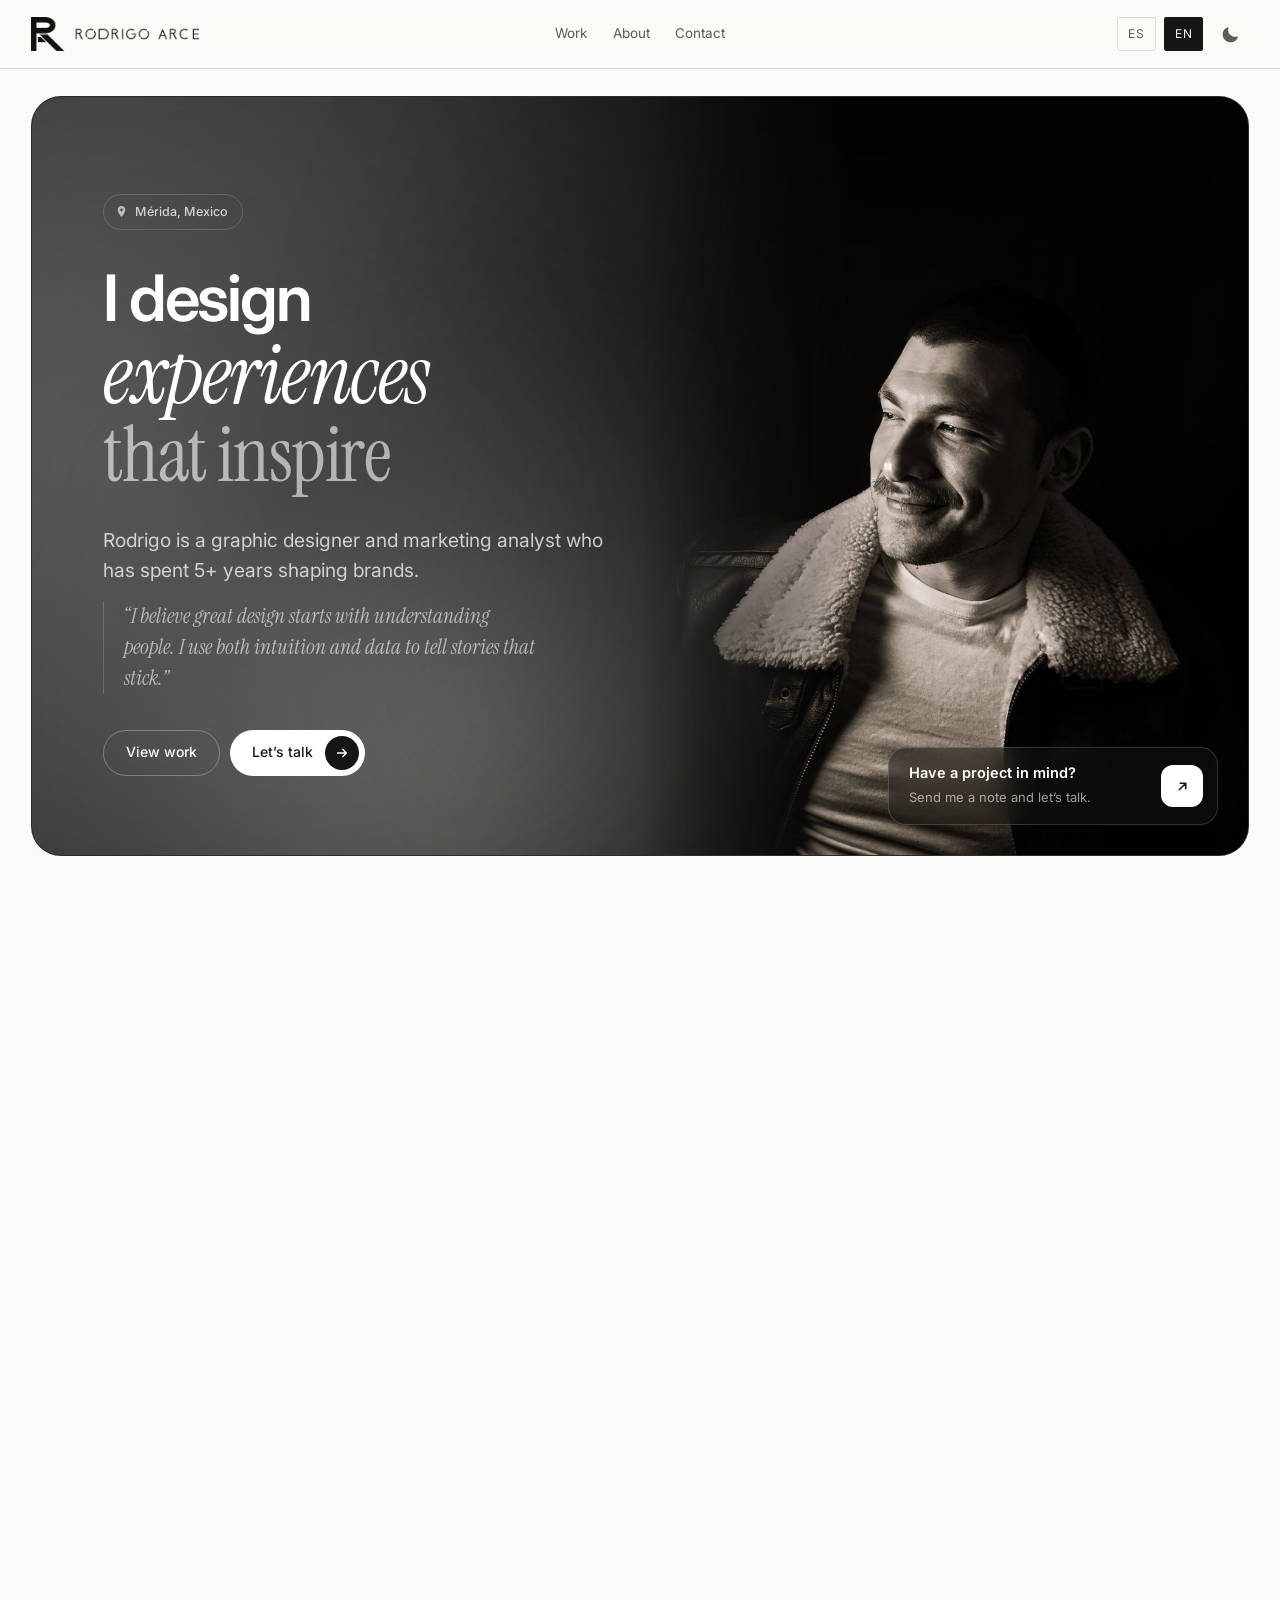
<file: index.html>
<!DOCTYPE html>
<html lang="es">
<head>
  <meta charset="utf-8">
  <meta name="viewport" content="width=device-width, initial-scale=1">
  <title data-es="Rodrigo Arce — Diseñador gráfico" data-en="Rodrigo Arce — Graphic designer">Rodrigo Arce — Diseñador gráfico</title>
  <meta name="description" data-es="Portafolio de Rodrigo Arce, diseñador gráfico en Mérida, México. Identidad, campaña, packaging y fotografía de producto." data-en="Portfolio of Rodrigo Arce, graphic designer based in Mérida, Mexico. Identity, campaign, packaging and product photography." content="Portafolio de Rodrigo Arce, diseñador gráfico en Mérida, México. Identidad, campaña, packaging y fotografía de producto.">
  <meta name="author" content="Rodrigo Arce">
  <link rel="canonical" href="https://roddrake1995.github.io/portafolio/">

  <meta property="og:type" content="website">
  <meta property="og:site_name" content="Rodrigo Arce">
  <meta property="og:title" data-es="Rodrigo Arce — Diseñador gráfico" data-en="Rodrigo Arce — Graphic designer" content="Rodrigo Arce — Diseñador gráfico">
  <meta property="og:description" data-es="Portafolio de Rodrigo Arce, diseñador gráfico en Mérida, México. Identidad, campaña, packaging y fotografía de producto." data-en="Portfolio of Rodrigo Arce, graphic designer based in Mérida, Mexico. Identity, campaign, packaging and product photography." content="Portafolio de Rodrigo Arce, diseñador gráfico en Mérida, México. Identidad, campaña, packaging y fotografía de producto.">
  <meta property="og:url" content="https://roddrake1995.github.io/portafolio/">
  <meta property="og:image" content="https://roddrake1995.github.io/portafolio/img/joyerati/portada-1400.jpg">
  <meta name="twitter:card" content="summary_large_image">

  <meta name="theme-color" content="#FAFAF8" media="(prefers-color-scheme: light)">
  <meta name="theme-color" content="#0E0E0D" media="(prefers-color-scheme: dark)">

  <link rel="preconnect" href="https://fonts.googleapis.com">
  <link rel="preconnect" href="https://fonts.gstatic.com" crossorigin>
  <link rel="stylesheet" href="https://fonts.googleapis.com/css2?family=Inter:wght@400;500;600&family=Instrument+Serif:ital@0;1&display=swap">
  <link rel="icon" type="image/png" sizes="32x32" href="favicon-32.png">
  <link rel="apple-touch-icon" href="apple-touch-icon.png">
  <link rel="stylesheet" href="styles.css">
  <script>
(function(){try{var t=localStorage.getItem('theme');
if(t==='dark'||t==='light')document.documentElement.setAttribute('data-theme',t);
var l=localStorage.getItem('lang');if(l==='en'||l==='es')document.documentElement.setAttribute('lang',l);
document.documentElement.classList.add('anim');
}catch(e){}})();
</script>
</head>
<body>
<a class="skip" href="#main" data-es="Saltar al contenido" data-en="Skip to content">Saltar al contenido</a>

<header class="site-head">
  <div class="wrap">
    <a class="brand" href="index.html" aria-label="Rodrigo Arce — inicio">
      <img src="img/marca/logo-400.png"
           srcset="img/marca/logo-400.png 400w, img/marca/logo-800.png 800w"
           sizes="168px" width="400" height="81"
           alt="Rodrigo Arce">
    </a>
    <nav class="site-nav" aria-label="Principal">
      <a href="index.html#proyectos" data-es="Proyectos" data-en="Work">Proyectos</a>
      <a href="index.html#sobre-mi" data-es="Sobre mí" data-en="About">Sobre mí</a>
      <a href="index.html#contacto" data-es="Contacto" data-en="Contact">Contacto</a>
    </nav>
    <div class="head-end">
      <div class="controls">
        <button class="ctrl" type="button" data-lang-btn="es" aria-pressed="true">ES</button>
        <button class="ctrl" type="button" data-lang-btn="en" aria-pressed="false">EN</button>
        <button class="ctrl ctrl-theme" type="button" data-theme-btn
                data-aria-es="Cambiar a modo oscuro" data-aria-en="Switch to dark mode"
                aria-label="Cambiar a modo oscuro"><svg class="ico ico-sun" viewBox="0 0 24 24" width="19" height="19" fill="none" stroke="currentColor" stroke-width="1.7" stroke-linecap="round" aria-hidden="true"><circle cx="12" cy="12" r="4.2"/><path d="M12 2.6v2.2M12 19.2v2.2M4.2 12H2M22 12h-2.2M6.5 6.5 4.9 4.9M19.1 19.1l-1.6-1.6M17.5 6.5l1.6-1.6M4.9 19.1l1.6-1.6"/></svg><svg class="ico ico-moon" viewBox="0 0 24 24" width="19" height="19" fill="currentColor" aria-hidden="true"><path d="M20.4 14.5A8.6 8.6 0 0 1 9.5 3.6a.7.7 0 0 0-.9-.9 9.9 9.9 0 1 0 12.7 12.7.7.7 0 0 0-.9-.9z"/></svg></button>
      </div>
    </div>
  </div>
</header>

<main id="main">

  <section class="hero wrap" id="inicio">
    <div class="hero-card">
      <div class="hero-mesh" aria-hidden="true"></div>

      <div class="hero-copy">
        <p class="hero-tag rvl" style="--d:.02s"><svg viewBox="0 0 24 24" width="13" height="13" fill="currentColor" aria-hidden="true"><path d="M12 2c-3.9 0-7 3.1-7 7 0 5.2 7 13 7 13s7-7.8 7-13c0-3.9-3.1-7-7-7zm0 9.5A2.5 2.5 0 1 1 12 6.5a2.5 2.5 0 0 1 0 5z"/></svg><span data-es="Mérida, México" data-en="Mérida, Mexico">Mérida, México</span></p>
        <h1 class="hero-title">
          <span class="ln t-sans rvl" style="--d:.10s"><span class="w" data-es="Diseño" data-en="I design">Diseño</span></span>
          <span class="ln t-italic rvl" style="--d:.20s"><span class="w" data-es="experiencias" data-en="experiences">experiencias</span></span>
          <span class="ln t-serif rvl" style="--d:.30s"><span class="w" data-es="que inspiran" data-en="that inspire">que inspiran</span></span>
        </h1>
        <p class="hero-lede rvl" style="--d:.42s" data-es="Rodrigo es diseñador gráfico y analista de marketing; lleva más de 5 años dando forma a marcas." data-en="Rodrigo is a graphic designer and marketing analyst who has spent 5+ years shaping brands.">Rodrigo es diseñador gráfico y analista de marketing; lleva más de 5 años dando forma a marcas.</p>
        <p class="hero-quote rvl" style="--d:.50s" data-es="“Creo que el buen diseño empieza por entender a las personas. Uso intuición y datos para contar historias que se quedan.”" data-en="“I believe great design starts with understanding people. I use both intuition and data to tell stories that stick.”">“Creo que el buen diseño empieza por entender a las personas. Uso intuición y datos para contar historias que se quedan.”</p>
        <div class="hero-actions rvl" style="--d:.58s">
          <a class="pill pill--ghost" href="#proyectos" data-es="Ver proyectos" data-en="View work">Ver proyectos</a>
          <a class="talk" href="#contacto">
            <span class="talk-txt" data-es="Hablemos" data-en="Let’s talk">Hablemos</span>
            <span class="talk-ico"><svg viewBox="0 0 16 16" width="14" height="14" fill="none" stroke="currentColor" stroke-width="1.6" stroke-linecap="round" stroke-linejoin="round" aria-hidden="true"><path d="M3 8h10M9 4l4 4-4 4"/></svg></span>
          </a>
        </div>
      </div>

      <figure class="hero-photo rvl rvl-img" style="--d:.16s">
        <img src="img/perfil/rodrigo-1100.jpg"
             srcset="img/perfil/rodrigo-550.jpg 412w, img/perfil/rodrigo-1100.jpg 825w"
             sizes="(min-width:820px) 46vw, 92vw" width="825" height="1100"
             fetchpriority="high" decoding="async"
             data-alt-es="Retrato de Rodrigo Arce" data-alt-en="Portrait of Rodrigo Arce"
             alt="Retrato de Rodrigo Arce">
      </figure>

      <a class="hero-note rvl" style="--d:.70s" href="#contacto">
        <span class="hero-note-txt">
          <strong data-es="¿Tienes un proyecto en mente?" data-en="Have a project in mind?">¿Tienes un proyecto en mente?</strong>
          <span data-es="Escríbeme y platicamos." data-en="Send me a note and let’s talk.">Escríbeme y platicamos.</span>
        </span>
        <span class="hero-note-ico"><svg viewBox="0 0 16 16" width="15" height="15" fill="none" stroke="currentColor" stroke-width="1.6" stroke-linecap="round" stroke-linejoin="round" aria-hidden="true"><path d="M4.5 11.5l7-7M5.5 4.5h6v6"/></svg></span>
      </a>
    </div>
  </section>

  <section class="sec work" id="proyectos" aria-roledescription="carrusel" data-aria-es="Proyectos" data-aria-en="Work" aria-label="Proyectos">
    <div class="wrap">
      <h2 class="work-title">
        <span class="ln wt-lead rvl"><span class="w" data-es="Cada marca tiene una historia." data-en="Every brand has a story.">Cada marca tiene una historia.</span></span>
        <span class="ln wt-claim rvl" style="--d:.14s"><span class="w" data-es="Estas son las que ayudé a contar." data-en="These are the ones I helped tell.">Estas son las que ayudé a contar.</span></span>
      </h2>
    </div>

    <div class="work-stage rvl" style="--d:.12s" data-carousel>
      <ul class="work-track">
        <li class="work-card">
          <a href="proyectos/joyerati.html" draggable="false">
            <span class="work-img"><img src="img/joyerati/portada-1400.jpg" srcset="img/joyerati/portada-700.jpg 700w, img/joyerati/portada-1400.jpg 1240w" sizes="340px" width="700" height="933"
                   loading="eager" decoding="async" draggable="false"
                   data-alt-es="Pieza de catálogo de Joyerati: joyería de acero inoxidable fotografiada sobre fondo negro" data-alt-en="Joyerati catalogue piece: stainless-steel jewelry photographed on a black background" alt="Pieza de catálogo de Joyerati: joyería de acero inoxidable fotografiada sobre fondo negro"></span>
            <span class="work-name">Joyerati Mx</span>
          </a>
        </li>
        <li class="work-card">
          <a href="proyectos/sportbowl.html" draggable="false">
            <span class="work-img"><img src="img/sportbowl/portada-1400.jpg" srcset="img/sportbowl/portada-700.jpg 700w, img/sportbowl/portada-1400.jpg 1240w" sizes="340px" width="700" height="933"
                   loading="eager" decoding="async" draggable="false"
                   data-alt-es="Pieza de campaña para Sport Bowl Mérida con promoción de juego y renta de zapatos" data-alt-en="Campaign piece for Sport Bowl Mérida promoting game time and shoe rental" alt="Pieza de campaña para Sport Bowl Mérida con promoción de juego y renta de zapatos"></span>
            <span class="work-name">Sport Bowl Mérida</span>
          </a>
        </li>
        <li class="work-card">
          <a href="proyectos/augusta.html" draggable="false">
            <span class="work-img"><img src="img/augusta/card.jpg" width="484" height="645"
                   loading="eager" decoding="async" draggable="false"
                   data-alt-es="Ficha de catálogo de uniforme de fútbol americano para Augusta Sportswear Brands" data-alt-en="Catalogue sheet for an American football uniform for Augusta Sportswear Brands" alt="Ficha de catálogo de uniforme de fútbol americano para Augusta Sportswear Brands"></span>
            <span class="work-name">Augusta Sportswear</span>
          </a>
        </li>
        <li class="work-card">
          <a href="proyectos/lisbeth.html" draggable="false">
            <span class="work-img"><img src="img/lisbeth/portada-1400.jpg" srcset="img/lisbeth/portada-700.jpg 700w, img/lisbeth/portada-1400.jpg 1240w" sizes="340px" width="700" height="933"
                   loading="lazy" decoding="async" draggable="false"
                   data-alt-es="Retrato familiar en el set de otoño montado para Lisbeth Herrera Realtor" data-alt-en="Family portrait on the fall set built for Lisbeth Herrera Realtor" alt="Retrato familiar en el set de otoño montado para Lisbeth Herrera Realtor"></span>
            <span class="work-name">Lisbeth Herrera Realtor</span>
          </a>
        </li>
        <li class="work-card">
          <a href="proyectos/tamwood.html" draggable="false">
            <span class="work-img"><img src="img/tamwood/portada-1400.jpg" srcset="img/tamwood/portada-700.jpg 700w, img/tamwood/portada-1400.jpg 1240w" sizes="340px" width="700" height="933"
                   loading="lazy" decoding="async" draggable="false"
                   data-alt-es="Retrato profesional en estudio de un alumno de Tamwood International College" data-alt-en="Studio headshot of a Tamwood International College student" alt="Retrato profesional en estudio de un alumno de Tamwood International College"></span>
            <span class="work-name">Tamwood International College</span>
          </a>
        </li>
        <li class="work-card">
          <a href="proyectos/bt50.html" draggable="false">
            <span class="work-img"><img src="img/bt50/portada-1400.jpg" srcset="img/bt50/portada-700.jpg 700w, img/bt50/portada-1400.jpg 1240w" sizes="340px" width="700" height="933"
                   loading="lazy" decoding="async" draggable="false"
                   data-alt-es="Jugador en acción durante el Torneo BT50 Beach Tennis en Toronto" data-alt-en="Player in action during the BT50 Beach Tennis Tournament in Toronto" alt="Jugador en acción durante el Torneo BT50 Beach Tennis en Toronto"></span>
            <span class="work-name">BT50 Beach Tennis</span>
          </a>
        </li>
      </ul>
    </div>

    <div class="wrap work-ctrl rvl" style="--d:.2s">
      <button class="work-btn" type="button" data-dir="-1" data-aria-es="Proyecto anterior" data-aria-en="Previous project" aria-label="Proyecto anterior"><svg viewBox="0 0 16 16" width="16" height="16" fill="none" stroke="currentColor" stroke-width="1.6" stroke-linecap="round" stroke-linejoin="round" aria-hidden="true"><path d="M13 8H3M7 4L3 8l4 4"/></svg></button>
      <button class="work-btn" type="button" data-dir="1" data-aria-es="Siguiente proyecto" data-aria-en="Next project" aria-label="Siguiente proyecto"><svg viewBox="0 0 16 16" width="16" height="16" fill="none" stroke="currentColor" stroke-width="1.6" stroke-linecap="round" stroke-linejoin="round" aria-hidden="true"><path d="M3 8h10M9 4l4 4-4 4"/></svg></button>
    </div>
  </section>

  <section class="sec wrap about" id="sobre-mi">
    <div class="about-col">
      <p class="about-kicker rvl" data-es="Sobre mí" data-en="About">Sobre mí</p>
      <p class="about-lede rvl" style="--d:.06s" data-es="Diseñador gráfico con más de 5 años de trabajo en identidad y campaña para marcas de retail, entretenimiento y servicios. Trabajo de punta a punta — concepto, dirección de arte, fotografía y arte final — para que cada pieza se sostenga desde el shooting hasta el banner impreso y el feed de redes." data-en="Graphic designer with 5+ years of identity and campaign work for retail, entertainment and service brands. I work end to end — concept, art direction, photography and final artwork — so every piece holds together from the shoot to the printed banner to the social feed.">Diseñador gráfico con más de 5 años de trabajo en identidad y campaña para marcas de retail, entretenimiento y servicios. Trabajo de punta a punta — concepto, dirección de arte, fotografía y arte final — para que cada pieza se sostenga desde el shooting hasta el banner impreso y el feed de redes.</p>
      <p class="about-credo rvl" style="--d:.12s" data-es="“Mi objetivo siempre es el mismo: respetar la identidad del negocio y potenciarla.”" data-en="“My goal is always the same: respect the identity of the business and make it stronger.”">“Mi objetivo siempre es el mismo: respetar la identidad del negocio y potenciarla.”</p>

      <ul class="tools rvl" style="--d:.18s">
          <li>Adobe Illustrator</li>
          <li>Adobe Photoshop</li>
          <li>Adobe InDesign</li>
          <li>Figma</li>
          <li>SQL</li>
          <li data-es="Fotografía de producto" data-en="Product photography">Fotografía de producto</li>
      </ul>

      <div class="about-areas rvl" style="--d:.24s">
        <p class="about-label" data-es="Áreas de trabajo" data-en="What I do">Áreas de trabajo</p>
        <ul class="services">
          <li><span class="n">01</span><span class="t" data-es="Identidad" data-en="Identity">Identidad</span></li>
          <li><span class="n">02</span><span class="t" data-es="Packaging" data-en="Packaging">Packaging</span></li>
          <li><span class="n">03</span><span class="t" data-es="Piezas para redes" data-en="Social media assets">Piezas para redes</span></li>
          <li><span class="n">04</span><span class="t" data-es="Editorial" data-en="Editorial">Editorial</span></li>
          <li><span class="n">05</span><span class="t" data-es="Fotografía de producto" data-en="Product photography">Fotografía de producto</span></li>
          <li><span class="n">06</span><span class="t" data-es="Diseño web" data-en="Web design">Diseño web</span></li>
        </ul>
      </div>
    </div>

    <figure class="about-photo rvl rvl-img" style="--d:.1s">
      <picture>
        <source type="image/webp"
                srcset="img/perfil/rodrigo-about-560.webp 560w, img/perfil/rodrigo-about-1100.webp 1100w"
                sizes="(min-width:900px) 40vw, 92vw">
        <img src="img/perfil/rodrigo-about-1100.png"
             srcset="img/perfil/rodrigo-about-560.png 560w, img/perfil/rodrigo-about-1100.png 1100w"
             sizes="(min-width:900px) 40vw, 92vw" width="1100" height="1619"
             loading="lazy" decoding="async"
             data-alt-es="Rodrigo Arce con su cámara, retrato en blanco y negro"
             data-alt-en="Rodrigo Arce holding his camera, black and white portrait"
             alt="Rodrigo Arce con su cámara, retrato en blanco y negro">
      </picture>
    </figure>
  </section>

  <section class="contact" id="contacto">
    <div class="wrap contact-grid">

      <div class="contact-say">
        <h2 class="contact-title">
          <span class="ln rvl"><span class="w" data-es="Trabajemos" data-en="Let’s work">Trabajemos</span></span>
          <span class="ln rvl" style="--d:.12s"><span class="w" data-es="juntos." data-en="together.">juntos.</span></span>
        </h2>
        <p class="contact-note rvl" style="--d:.24s"
           data-es="¿Tienes un proyecto en mente? Cuéntame de qué se trata y te respondo pronto."
           data-en="Have a project in mind? Tell me what it is about and I’ll get back to you soon.">¿Tienes un proyecto en mente? Cuéntame de qué se trata y te respondo pronto.</p>
      </div>

      <div class="contact-do rvl" style="--d:.12s">
        <!-- Los mensajes llegan a tu correo a través de Formspree.
             Si algún día cambias de cuenta o de formulario, solo sustituye
             la dirección de action=" " por la nueva. -->
        <form class="form" action="https://formspree.io/f/xzezgjyj" method="POST" novalidate>
          <input type="hidden" name="_subject" value="Nuevo mensaje desde tu portafolio">
          <div class="field">
            <input type="text" id="f-nombre" name="name" placeholder=" " required autocomplete="name">
            <label for="f-nombre" data-es="Nombre" data-en="Name">Nombre</label>
          </div>
          <div class="field">
            <input type="email" id="f-correo" name="email" placeholder=" " required autocomplete="email">
            <label for="f-correo" data-es="Correo" data-en="Email">Correo</label>
          </div>
          <div class="field">
            <textarea id="f-mensaje" name="message" rows="4" placeholder=" " required></textarea>
            <label for="f-mensaje" data-es="Mensaje" data-en="Message">Mensaje</label>
          </div>
          <div class="form-acciones">
            <button class="talk form-send" type="submit">
              <span class="talk-txt" data-es="Enviar por correo" data-en="Send by email">Enviar por correo</span>
              <span class="talk-ico"><svg viewBox="0 0 16 16" width="15" height="15" fill="none" stroke="currentColor" stroke-width="1.7" stroke-linecap="round" stroke-linejoin="round" aria-hidden="true"><path d="M3 8h10M9 4l4 4-4 4"/></svg></span>
            </button>
            <button class="talk form-wa" type="button" data-wa
                    data-aria-es="Enviar el mensaje por WhatsApp" data-aria-en="Send the message on WhatsApp"
                    aria-label="Enviar el mensaje por WhatsApp">
              <span class="talk-txt" data-es="Enviar por WhatsApp" data-en="Send on WhatsApp">Enviar por WhatsApp</span>
              <span class="talk-ico"><svg viewBox="0 0 16 16" width="15" height="15" fill="none" stroke="currentColor" stroke-width="1.6" stroke-linecap="round" stroke-linejoin="round" aria-hidden="true"><path d="M13.5 7.6c0 2.7-2.4 4.9-5.4 4.9-.85 0-1.65-.18-2.36-.5L2.5 13l1.06-3.02A4.7 4.7 0 0 1 2.7 7.6c0-2.7 2.42-4.9 5.4-4.9s5.4 2.2 5.4 4.9Z"/></svg></span>
            </button>
          </div>
          <p class="form-msg" role="status" aria-live="polite"></p>
        </form>

        <div class="contact-side">
          <div>
            <p class="about-label" data-es="Escríbeme" data-en="Write to me">Escríbeme</p>
            <a class="contact-mail" href="mailto:RodArCen@outlook.com">RodArCen@outlook.com</a>
            <a class="contact-cv" href="cv/cv-rodrigo-arce.pdf" download
               data-es="Descargar CV (PDF)" data-en="Download CV (PDF)">Descargar CV (PDF)</a>
          </div>
          <div>
            <p class="about-label" data-es="Redes" data-en="Social">Redes</p>
            <div class="socials">
              <a href="https://www.linkedin.com/in/rodrigo-arce-aa529742b" target="_blank" rel="noopener noreferrer" aria-label="LinkedIn"><svg viewBox="0 0 24 24" width="18" height="18" fill="currentColor" aria-hidden="true"><path d="M4.98 3.5a2.5 2.5 0 1 1 0 5 2.5 2.5 0 0 1 0-5zM3 9h4v12H3zM10 9h3.8v1.7h.05c.53-.95 1.83-1.95 3.77-1.95 4.03 0 4.78 2.5 4.78 5.76V21h-4v-5.6c0-1.34-.03-3.07-1.9-3.07-1.9 0-2.2 1.46-2.2 2.97V21h-4z"/></svg><span>LinkedIn</span></a>
              <a href="https://www.instagram.com/rodri.arcen/" target="_blank" rel="noopener noreferrer" aria-label="Instagram"><svg viewBox="0 0 24 24" width="18" height="18" fill="none" stroke="currentColor" stroke-width="1.7" aria-hidden="true"><rect x="3" y="3" width="18" height="18" rx="5"/><circle cx="12" cy="12" r="3.8"/><circle cx="17.4" cy="6.6" r="1.1" fill="currentColor" stroke="none"/></svg><span>Instagram</span></a>
            </div>
          </div>
        </div>
      </div>

    </div>
  </section>

</main>

<footer class="site-foot wrap rvl">
  <img class="foot-mark" src="img/marca/monograma-96.png"
       srcset="img/marca/monograma-96.png 96w, img/marca/monograma-192.png 192w"
       sizes="26px" width="96" height="98" loading="lazy" alt="">
  <span>© 2026 Rodrigo Arce</span>
  <a href="mailto:RodArCen@outlook.com">RodArCen@outlook.com</a>
  <a href="https://www.linkedin.com/in/rodrigo-arce-aa529742b" target="_blank" rel="noopener noreferrer">LinkedIn</a>
  <span class="sep" data-es="Mérida, Yucatán, México" data-en="Mérida, Yucatán, Mexico">Mérida, Yucatán, México</span>
</footer>

<script src="script.js"></script>
</body>
</html>
</file>
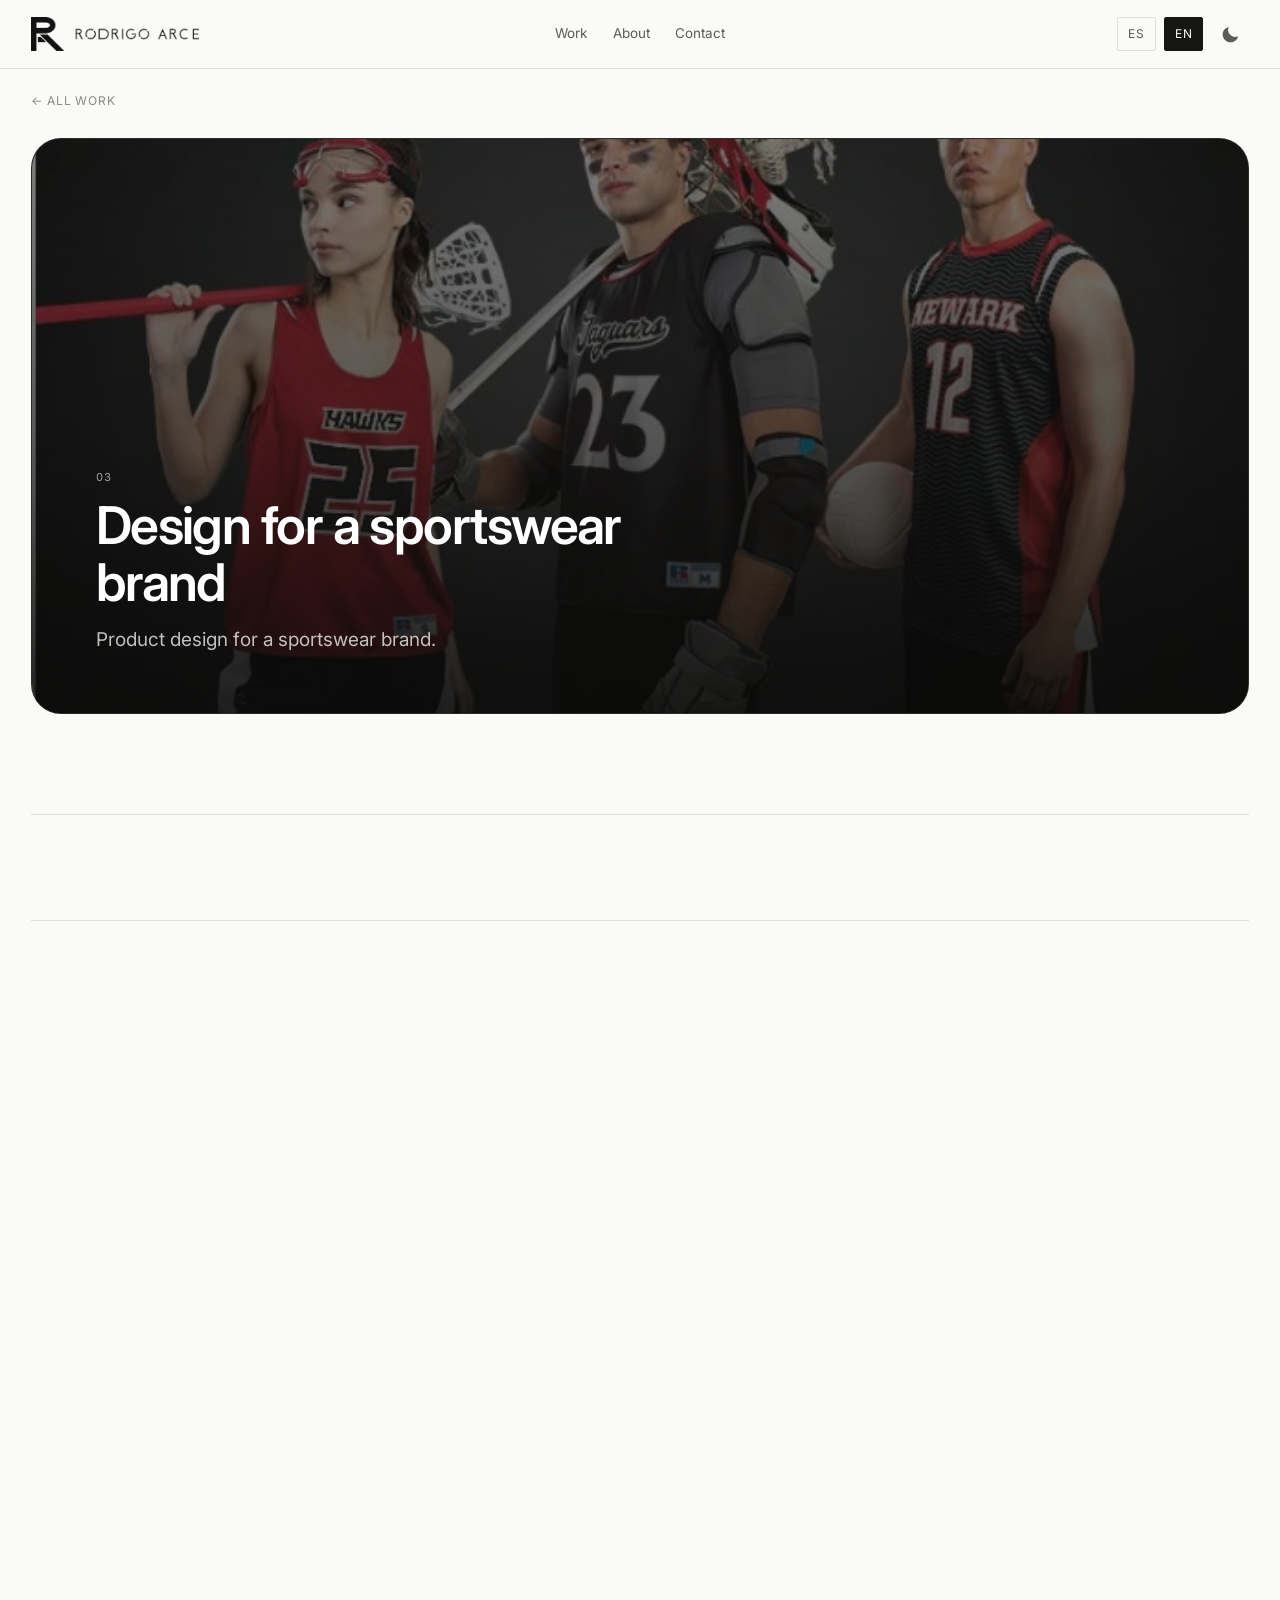
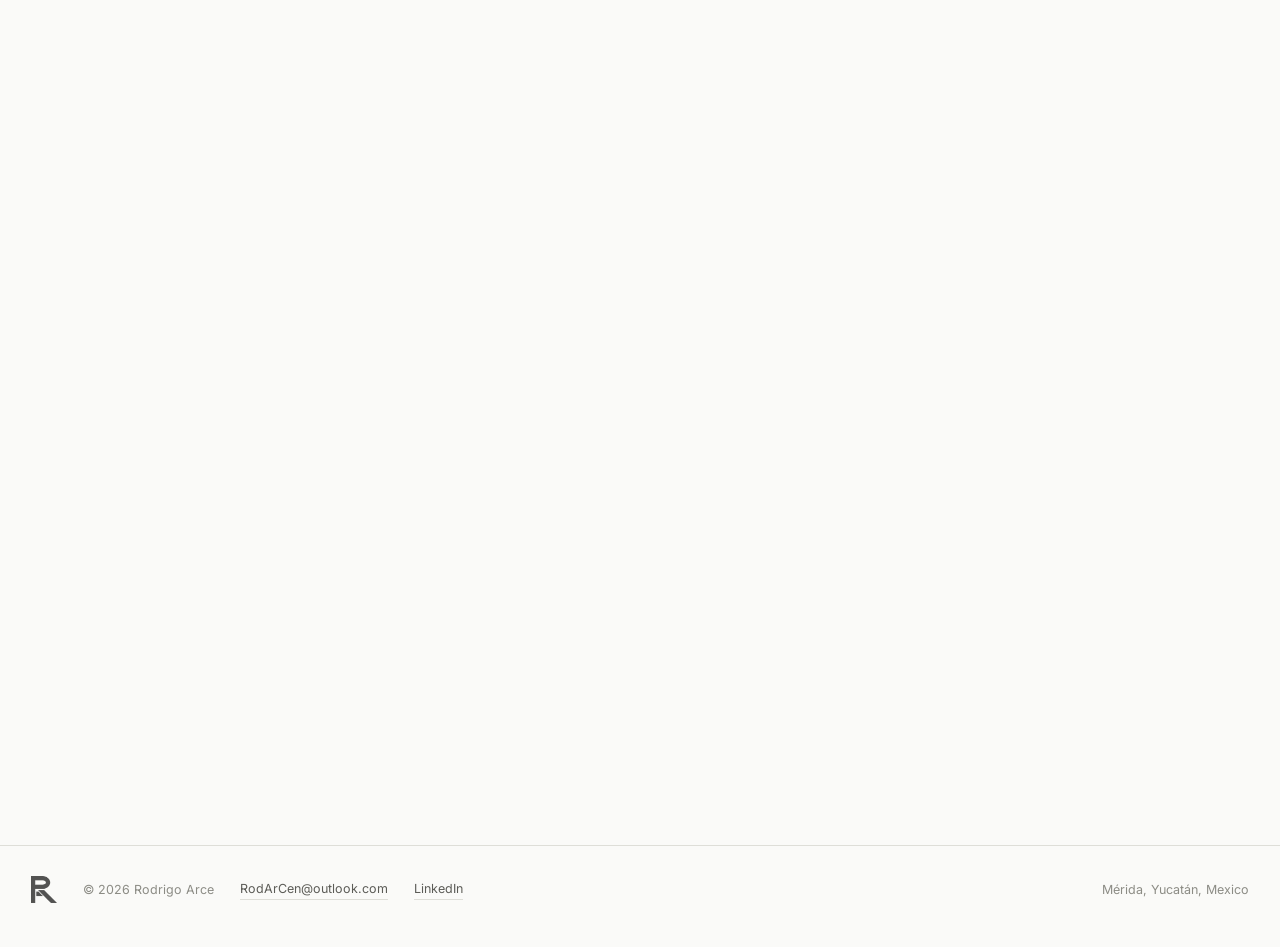
<file: proyectos/augusta.html>
<!DOCTYPE html>
<html lang="es">
<head>
  <meta charset="utf-8">
  <meta name="viewport" content="width=device-width, initial-scale=1">
  <title data-es="Diseño para una marca de ropa deportiva — Rodrigo Arce" data-en="Design for a sportswear brand — Rodrigo Arce">Diseño para una marca de ropa deportiva — Rodrigo Arce</title>
  <meta name="description" data-es="Diseño de producto para una marca de ropa deportiva." data-en="Product design for a sportswear brand." content="Diseño de producto para una marca de ropa deportiva.">
  <meta name="author" content="Rodrigo Arce">
  <link rel="canonical" href="https://roddrake1995.github.io/portafolio/proyectos/augusta.html">

  <meta property="og:type" content="website">
  <meta property="og:site_name" content="Rodrigo Arce">
  <meta property="og:title" data-es="Diseño para una marca de ropa deportiva — Rodrigo Arce" data-en="Design for a sportswear brand — Rodrigo Arce" content="Diseño para una marca de ropa deportiva — Rodrigo Arce">
  <meta property="og:description" data-es="Diseño de producto para una marca de ropa deportiva." data-en="Product design for a sportswear brand." content="Diseño de producto para una marca de ropa deportiva.">
  <meta property="og:url" content="https://roddrake1995.github.io/portafolio/proyectos/augusta.html">
  <meta property="og:image" content="https://roddrake1995.github.io/portafolio/img/augusta/portada-1400.jpg">
  <meta name="twitter:card" content="summary_large_image">

  <meta name="theme-color" content="#FAFAF8" media="(prefers-color-scheme: light)">
  <meta name="theme-color" content="#0E0E0D" media="(prefers-color-scheme: dark)">

  <link rel="preconnect" href="https://fonts.googleapis.com">
  <link rel="preconnect" href="https://fonts.gstatic.com" crossorigin>
  <link rel="stylesheet" href="https://fonts.googleapis.com/css2?family=Inter:wght@400;500;600&display=swap">
  <link rel="icon" type="image/png" sizes="32x32" href="../favicon-32.png">
  <link rel="apple-touch-icon" href="../apple-touch-icon.png">
  <link rel="stylesheet" href="../styles.css">
  <script>
(function(){try{var t=localStorage.getItem('theme');
if(t==='dark'||t==='light')document.documentElement.setAttribute('data-theme',t);
var l=localStorage.getItem('lang');if(l==='en'||l==='es')document.documentElement.setAttribute('lang',l);
document.documentElement.classList.add('anim');
}catch(e){}})();
</script>
</head>
<body>
<a class="skip" href="#main" data-es="Saltar al contenido" data-en="Skip to content">Saltar al contenido</a>

<header class="site-head">
  <div class="wrap">
    <a class="brand" href="../index.html" aria-label="Rodrigo Arce — inicio">
      <img src="../img/marca/logo-400.png"
           srcset="../img/marca/logo-400.png 400w, ../img/marca/logo-800.png 800w"
           sizes="168px" width="400" height="81"
           alt="Rodrigo Arce">
    </a>
    <nav class="site-nav" aria-label="Principal">
      <a href="../index.html#proyectos" data-es="Proyectos" data-en="Work">Proyectos</a>
      <a href="../index.html#sobre-mi" data-es="Sobre mí" data-en="About">Sobre mí</a>
      <a href="../index.html#contacto" data-es="Contacto" data-en="Contact">Contacto</a>
    </nav>
    <div class="head-end">
      <div class="controls">
        <button class="ctrl" type="button" data-lang-btn="es" aria-pressed="true">ES</button>
        <button class="ctrl" type="button" data-lang-btn="en" aria-pressed="false">EN</button>
        <button class="ctrl ctrl-theme" type="button" data-theme-btn
                data-aria-es="Cambiar a modo oscuro" data-aria-en="Switch to dark mode"
                aria-label="Cambiar a modo oscuro"><svg class="ico ico-sun" viewBox="0 0 24 24" width="19" height="19" fill="none" stroke="currentColor" stroke-width="1.7" stroke-linecap="round" aria-hidden="true"><circle cx="12" cy="12" r="4.2"/><path d="M12 2.6v2.2M12 19.2v2.2M4.2 12H2M22 12h-2.2M6.5 6.5 4.9 4.9M19.1 19.1l-1.6-1.6M17.5 6.5l1.6-1.6M4.9 19.1l1.6-1.6"/></svg><svg class="ico ico-moon" viewBox="0 0 24 24" width="19" height="19" fill="currentColor" aria-hidden="true"><path d="M20.4 14.5A8.6 8.6 0 0 1 9.5 3.6a.7.7 0 0 0-.9-.9 9.9 9.9 0 1 0 12.7 12.7.7.7 0 0 0-.9-.9z"/></svg></button>
      </div>
    </div>
  </div>
</header>

<main id="main">
  <div class="wrap">

    <section class="proj-head">
      <a class="proj-back rvl" href="../index.html#proyectos"
         data-es="← Todos los proyectos" data-en="← All work">← Todos los proyectos</a>

      <div class="proj-hero">
        <figure class="proj-media">
          <img src="../img/augusta/head.jpg" sizes="100vw" width="662" height="441"
               loading="eager" decoding="async" fetchpriority="high"
               alt="" aria-hidden="true">
        </figure>
        <div class="proj-copy">
  <p class="card-num rvl">03</p>
  <h1 class="rvl" style="--d:.10s" data-es="Diseño para una marca de ropa deportiva" data-en="Design for a sportswear brand">Diseño para una marca de ropa deportiva</h1>
  <p class="proj-lede rvl" style="--d:.20s" data-es="Diseño de producto para una marca de ropa deportiva." data-en="Product design for a sportswear brand.">Diseño de producto para una marca de ropa deportiva.</p>
        </div>
      </div>
    </section>

    <dl class="facts">
      <div class="fact rvl" style="--d:0.00s">
        <dt data-es="Cliente" data-en="Client">Cliente</dt>
        <dd>Augusta Sportswear Brands</dd>
      </div>
      <div class="fact rvl" style="--d:0.08s">
        <dt data-es="Año" data-en="Year">Año</dt>
        <dd>2020</dd>
      </div>
      <div class="fact rvl" style="--d:0.16s">
        <dt data-es="Tipo" data-en="Type">Tipo</dt>
        <dd data-es="Diseño gráfico · Dirección de arte" data-en="Graphic design · Art direction">Diseño gráfico · Dirección de arte</dd>
      </div>
    </dl>

    <section class="story">
      <div class="rvl" style="--d:0.00s">
        <h2 data-es="Contexto" data-en="Context">Contexto</h2>
        <p data-es="Diseñé uniformes deportivos para equipos, interpretando y ejecutando especificaciones técnicas de clientes con precisión, incluyendo ajustes y modificaciones según retroalimentación directa." data-en="I designed team sports uniforms, interpreting and executing client technical specifications with precision, including adjustments and modifications based on direct feedback.">Diseñé uniformes deportivos para equipos, interpretando y ejecutando especificaciones técnicas de clientes con precisión, incluyendo ajustes y modificaciones según retroalimentación directa.</p>
      </div>
      <div class="rvl" style="--d:0.10s">
        <h2 data-es="Mi rol" data-en="My role">Mi rol</h2>
        <p data-es="Desempeñé el papel de diseñador y elaboré archivos finales listos para producción e impresión, colaborando estrechamente con el equipo de Producción para asegurar que el diseño se tradujera correctamente al producto físico — cuidando la consistencia de marca y el cumplimiento de las especificaciones del cliente en cada entrega." data-en="I worked as designer and produced final files ready for production and print, working closely with the Production team so the design translated correctly to the physical product — keeping brand consistency and client specification compliance in every delivery.">Desempeñé el papel de diseñador y elaboré archivos finales listos para producción e impresión, colaborando estrechamente con el equipo de Producción para asegurar que el diseño se tradujera correctamente al producto físico — cuidando la consistencia de marca y el cumplimiento de las especificaciones del cliente en cada entrega.</p>
      </div>
      <div class="rvl" style="--d:0.00s">
        <h2 data-es="Proceso" data-en="Process">Proceso</h2>
        <p data-es="Mi proceso era entender las necesidades y especificaciones del cliente, y hacer diseños de acuerdo con lo solicitado, haciendo los cambios pertinentes según fuera el caso." data-en="My process was to understand the client&#x27;s needs and specifications, and produce designs accordingly, making the relevant changes as each case required.">Mi proceso era entender las necesidades y especificaciones del cliente, y hacer diseños de acuerdo con lo solicitado, haciendo los cambios pertinentes según fuera el caso.</p>
      </div>
      <div class="rvl" style="--d:0.10s">
        <h2 data-es="Resultado" data-en="Outcome">Resultado</h2>
        <p data-es="Se entregaron diseños de producto listos para producción." data-en="Product designs were delivered ready for production.">Se entregaron diseños de producto listos para producción.</p>
      </div>
    </section>

    <div class="plates">
      <figure class="plate rvl rvl-img"><img src="../img/augusta/01-1600.jpg" srcset="../img/augusta/01-800.jpg 800w, ../img/augusta/01-1600.jpg 1240w" sizes="(min-width:1520px) 716px, (min-width:701px) 47vw, 96vw" width="1240" height="1240" loading="lazy" decoding="async" data-alt-es="Diseño de jersey deportivo para Augusta Sportswear Brands (2)" data-alt-en="Sports jersey design for Augusta Sportswear Brands (2)" alt="Diseño de jersey deportivo para Augusta Sportswear Brands (2)"></figure>
      <figure class="plate plate--loop rvl">
        <video muted loop playsinline preload="none"
               poster="../img/augusta/video-01-poster.jpg" width="576" height="604"
               data-src="../img/augusta/video-01.mp4"
               data-aria-es="Animación de un jersey de béisbol en camuflaje beige con el número 14"
               data-aria-en="Animation of a beige camouflage baseball jersey with the number 14"
               aria-label="Animación de un jersey de béisbol en camuflaje beige con el número 14"></video>
      </figure>
      <figure class="plate rvl rvl-img"><img src="../img/augusta/02-1600.jpg" srcset="../img/augusta/02-800.jpg 800w, ../img/augusta/02-1600.jpg 1240w" sizes="(min-width:1520px) 716px, (min-width:701px) 47vw, 96vw" width="1240" height="1240" loading="lazy" decoding="async" data-alt-es="Diseño de jersey deportivo para Augusta Sportswear Brands (3)" data-alt-en="Sports jersey design for Augusta Sportswear Brands (3)" alt="Diseño de jersey deportivo para Augusta Sportswear Brands (3)"></figure>
      <figure class="plate plate--loop rvl">
        <video muted loop playsinline preload="none"
               poster="../img/augusta/video-02-poster.jpg" width="576" height="570"
               data-src="../img/augusta/video-02.mp4"
               data-aria-es="Animación de un jersey de béisbol vino y dorado con el número 36"
               data-aria-en="Animation of a maroon and gold baseball jersey with the number 36"
               aria-label="Animación de un jersey de béisbol vino y dorado con el número 36"></video>
      </figure>
      <figure class="plate plate--loop rvl">
        <video muted loop playsinline preload="none"
               poster="../img/augusta/video-03-poster.jpg" width="588" height="648"
               data-src="../img/augusta/video-03.mp4"
               data-aria-es="Animación de un jersey de béisbol en camuflaje blanco y naranja"
               data-aria-en="Animation of a white and orange camouflage baseball jersey"
               aria-label="Animación de un jersey de béisbol en camuflaje blanco y naranja"></video>
      </figure>
      <figure class="plate plate--loop rvl">
        <video muted loop playsinline preload="none"
               poster="../img/augusta/video-04-poster.jpg" width="476" height="548"
               data-src="../img/augusta/video-04.mp4"
               data-aria-es="Animación de un jersey de fútbol americano negro y rojo con el número 23"
               data-aria-en="Animation of a black and red American football jersey with the number 23"
               aria-label="Animación de un jersey de fútbol americano negro y rojo con el número 23"></video>
      </figure>
      <figure class="plate plate--loop rvl">
        <video muted loop playsinline preload="none"
               poster="../img/augusta/video-05-poster.jpg" width="376" height="550"
               data-src="../img/augusta/video-05.mp4"
               data-aria-es="Animación de un uniforme de voleibol rojo y azul marino"
               data-aria-en="Animation of a red and navy volleyball uniform"
               aria-label="Animación de un uniforme de voleibol rojo y azul marino"></video>
      </figure>
    </div>

    <nav class="proj-nav rvl" aria-label="Proyectos">
      <a href="sportbowl.html">
        <span class="lbl" data-es="Anterior" data-en="Previous">Anterior</span>
        <span class="ttl" data-es="Marketing y análisis de negocio para Sport Bowl Mérida" data-en="Marketing and business analytics for Sport Bowl Mérida">Marketing y análisis de negocio para Sport Bowl Mérida</span>
      </a>
      <a class="next" href="lisbeth.html">
        <span class="lbl" data-es="Siguiente" data-en="Next">Siguiente</span>
        <span class="ttl" data-es="Fotografía para Lisbeth Herrera Realtor" data-en="Photography for Lisbeth Herrera Realtor">Fotografía para Lisbeth Herrera Realtor</span>
      </a>
    </nav>

  </div>
</main>

<footer class="site-foot wrap">
  <img class="foot-mark" src="../img/marca/monograma-96.png"
       srcset="../img/marca/monograma-96.png 96w, ../img/marca/monograma-192.png 192w"
       sizes="26px" width="96" height="98" loading="lazy" alt="">
  <span>© 2026 Rodrigo Arce</span>
  <a href="mailto:RodArCen@outlook.com">RodArCen@outlook.com</a>
  <a href="https://www.linkedin.com/in/rodrigo-arce-aa529742b" target="_blank" rel="noopener noreferrer">LinkedIn</a>
  <span class="sep" data-es="Mérida, Yucatán, México" data-en="Mérida, Yucatán, Mexico">Mérida, Yucatán, México</span>
</footer>

<script src="../script.js"></script>
</body>
</html>
</file>
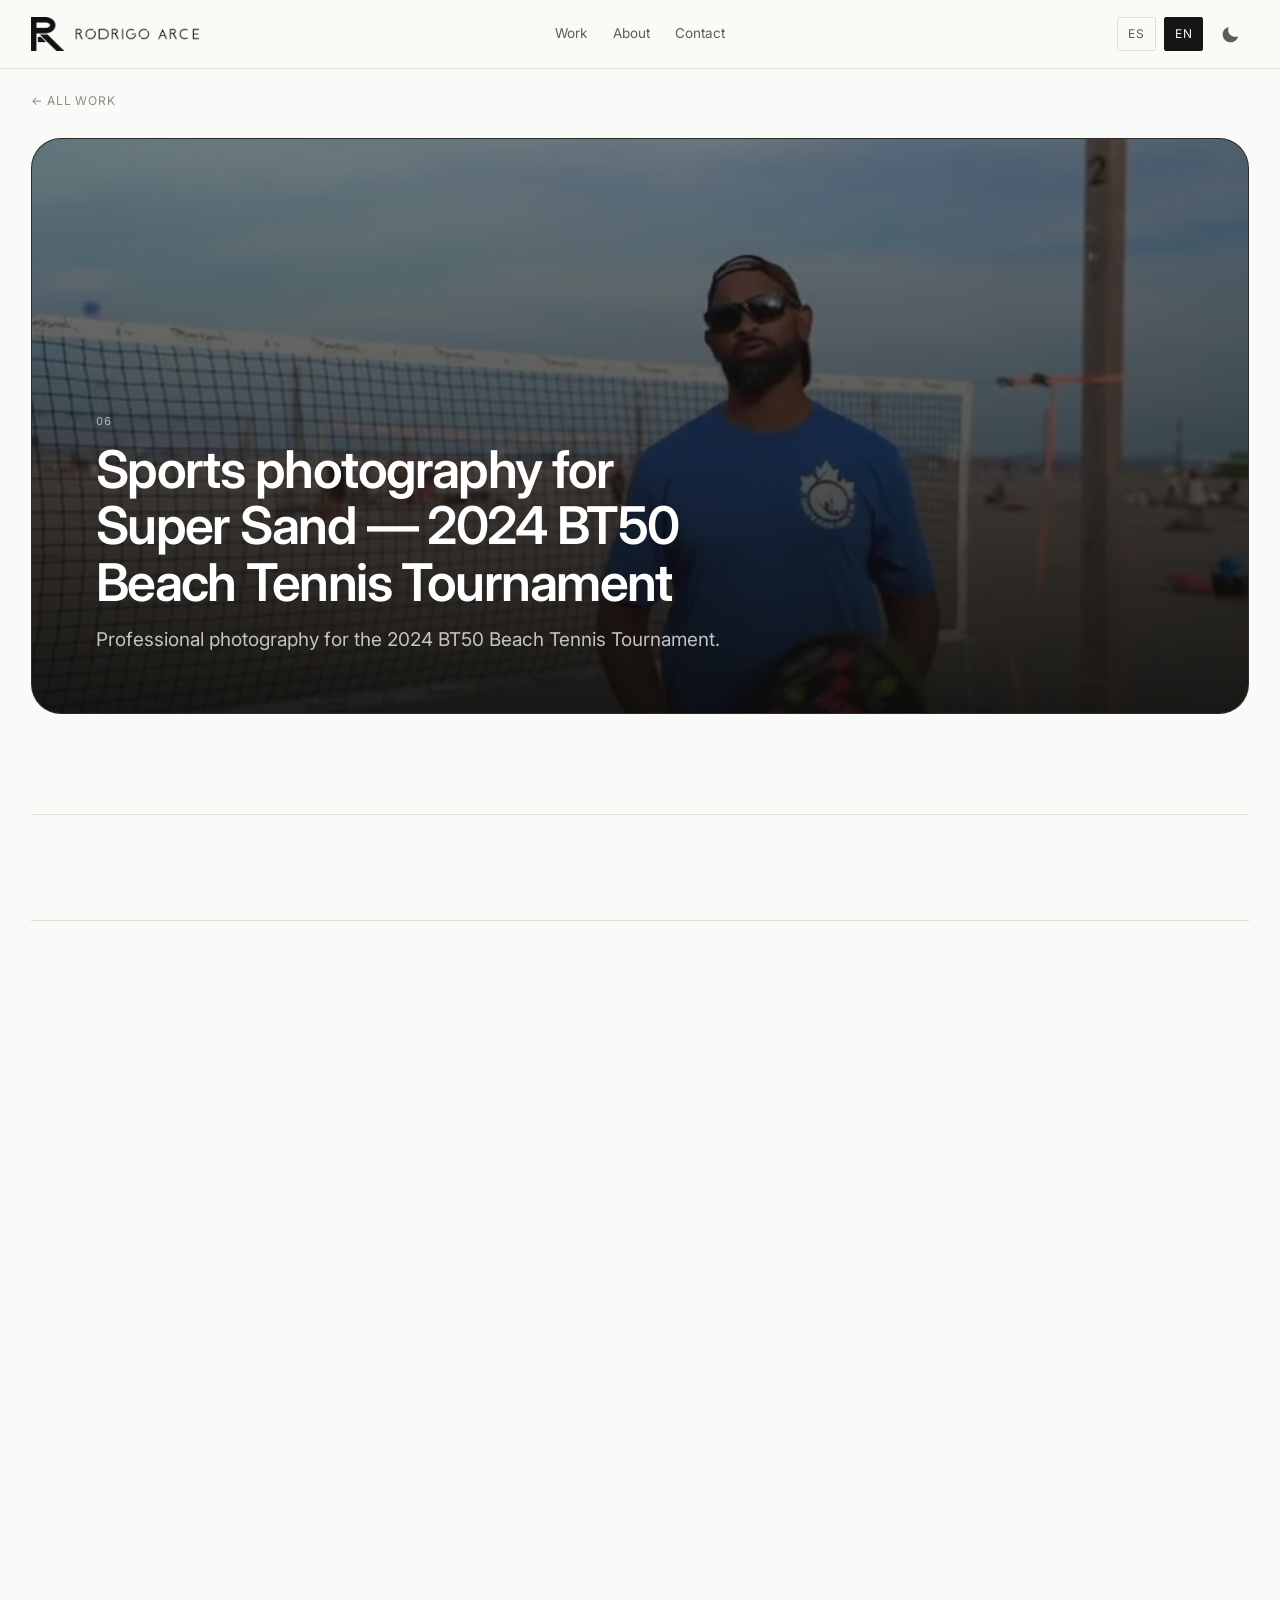
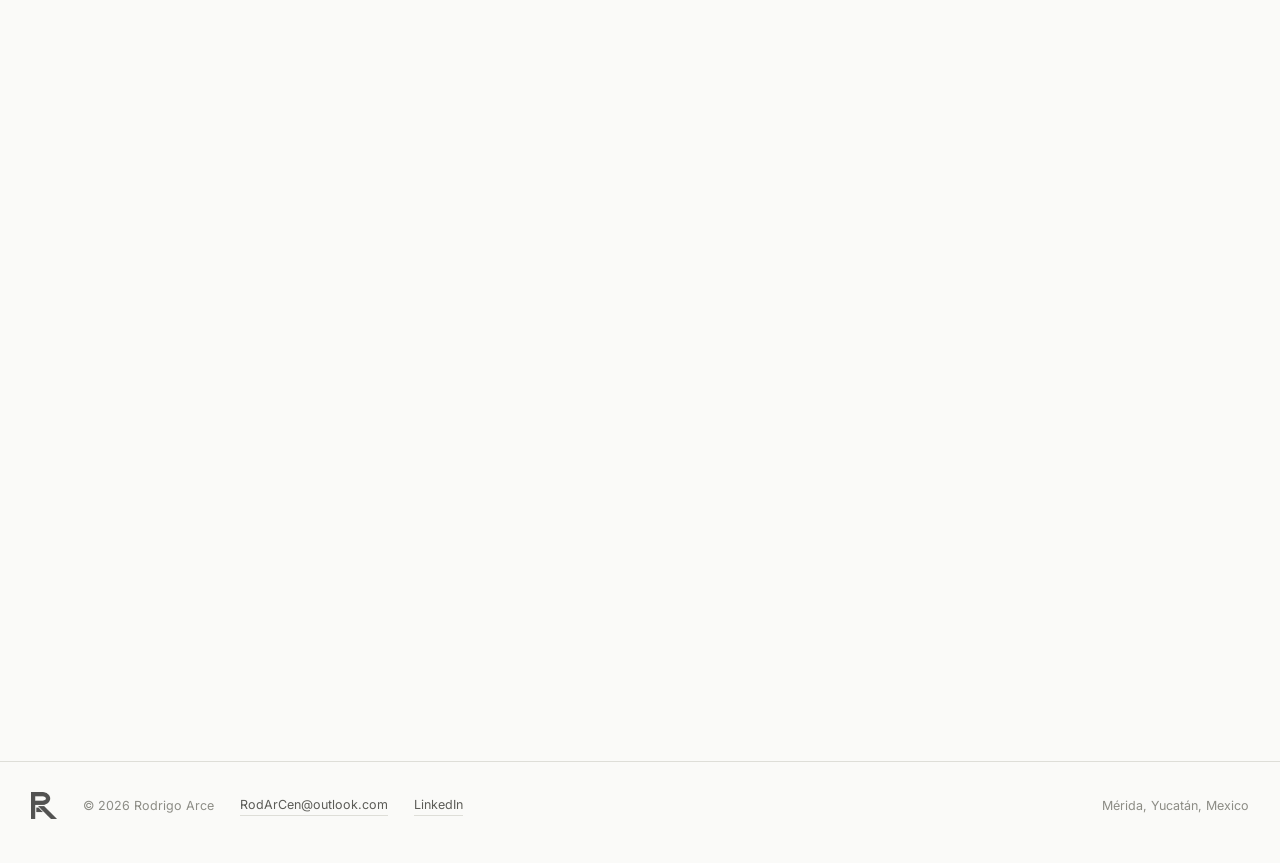
<file: proyectos/bt50.html>
<!DOCTYPE html>
<html lang="es">
<head>
  <meta charset="utf-8">
  <meta name="viewport" content="width=device-width, initial-scale=1">
  <title data-es="Fotografía deportiva para Super Sand — Torneo BT50 Beach Tennis 2024 — Rodrigo Arce" data-en="Sports photography for Super Sand — 2024 BT50 Beach Tennis Tournament — Rodrigo Arce">Fotografía deportiva para Super Sand — Torneo BT50 Beach Tennis 2024 — Rodrigo Arce</title>
  <meta name="description" data-es="Fotografía profesional para el Torneo BT50 Beach Tennis 2024." data-en="Professional photography for the 2024 BT50 Beach Tennis Tournament." content="Fotografía profesional para el Torneo BT50 Beach Tennis 2024.">
  <meta name="author" content="Rodrigo Arce">
  <link rel="canonical" href="https://roddrake1995.github.io/portafolio/proyectos/bt50.html">

  <meta property="og:type" content="website">
  <meta property="og:site_name" content="Rodrigo Arce">
  <meta property="og:title" data-es="Fotografía deportiva para Super Sand — Torneo BT50 Beach Tennis 2024 — Rodrigo Arce" data-en="Sports photography for Super Sand — 2024 BT50 Beach Tennis Tournament — Rodrigo Arce" content="Fotografía deportiva para Super Sand — Torneo BT50 Beach Tennis 2024 — Rodrigo Arce">
  <meta property="og:description" data-es="Fotografía profesional para el Torneo BT50 Beach Tennis 2024." data-en="Professional photography for the 2024 BT50 Beach Tennis Tournament." content="Fotografía profesional para el Torneo BT50 Beach Tennis 2024.">
  <meta property="og:url" content="https://roddrake1995.github.io/portafolio/proyectos/bt50.html">
  <meta property="og:image" content="https://roddrake1995.github.io/portafolio/img/bt50/portada-1400.jpg">
  <meta name="twitter:card" content="summary_large_image">

  <meta name="theme-color" content="#FAFAF8" media="(prefers-color-scheme: light)">
  <meta name="theme-color" content="#0E0E0D" media="(prefers-color-scheme: dark)">

  <link rel="preconnect" href="https://fonts.googleapis.com">
  <link rel="preconnect" href="https://fonts.gstatic.com" crossorigin>
  <link rel="stylesheet" href="https://fonts.googleapis.com/css2?family=Inter:wght@400;500;600&display=swap">
  <link rel="icon" type="image/png" sizes="32x32" href="../favicon-32.png">
  <link rel="apple-touch-icon" href="../apple-touch-icon.png">
  <link rel="stylesheet" href="../styles.css">
  <script>
(function(){try{var t=localStorage.getItem('theme');
if(t==='dark'||t==='light')document.documentElement.setAttribute('data-theme',t);
var l=localStorage.getItem('lang');if(l==='en'||l==='es')document.documentElement.setAttribute('lang',l);
document.documentElement.classList.add('anim');
}catch(e){}})();
</script>
</head>
<body>
<a class="skip" href="#main" data-es="Saltar al contenido" data-en="Skip to content">Saltar al contenido</a>

<header class="site-head">
  <div class="wrap">
    <a class="brand" href="../index.html" aria-label="Rodrigo Arce — inicio">
      <img src="../img/marca/logo-400.png"
           srcset="../img/marca/logo-400.png 400w, ../img/marca/logo-800.png 800w"
           sizes="168px" width="400" height="81"
           alt="Rodrigo Arce">
    </a>
    <nav class="site-nav" aria-label="Principal">
      <a href="../index.html#proyectos" data-es="Proyectos" data-en="Work">Proyectos</a>
      <a href="../index.html#sobre-mi" data-es="Sobre mí" data-en="About">Sobre mí</a>
      <a href="../index.html#contacto" data-es="Contacto" data-en="Contact">Contacto</a>
    </nav>
    <div class="head-end">
      <div class="controls">
        <button class="ctrl" type="button" data-lang-btn="es" aria-pressed="true">ES</button>
        <button class="ctrl" type="button" data-lang-btn="en" aria-pressed="false">EN</button>
        <button class="ctrl ctrl-theme" type="button" data-theme-btn
                data-aria-es="Cambiar a modo oscuro" data-aria-en="Switch to dark mode"
                aria-label="Cambiar a modo oscuro"><svg class="ico ico-sun" viewBox="0 0 24 24" width="19" height="19" fill="none" stroke="currentColor" stroke-width="1.7" stroke-linecap="round" aria-hidden="true"><circle cx="12" cy="12" r="4.2"/><path d="M12 2.6v2.2M12 19.2v2.2M4.2 12H2M22 12h-2.2M6.5 6.5 4.9 4.9M19.1 19.1l-1.6-1.6M17.5 6.5l1.6-1.6M4.9 19.1l1.6-1.6"/></svg><svg class="ico ico-moon" viewBox="0 0 24 24" width="19" height="19" fill="currentColor" aria-hidden="true"><path d="M20.4 14.5A8.6 8.6 0 0 1 9.5 3.6a.7.7 0 0 0-.9-.9 9.9 9.9 0 1 0 12.7 12.7.7.7 0 0 0-.9-.9z"/></svg></button>
      </div>
    </div>
  </div>
</header>

<main id="main">
  <div class="wrap">

    <section class="proj-head">
      <a class="proj-back rvl" href="../index.html#proyectos"
         data-es="← Todos los proyectos" data-en="← All work">← Todos los proyectos</a>

      <div class="proj-hero">
        <figure class="proj-media">
          <video class="head-video" muted loop playsinline preload="none"
                 poster="../img/bt50/head-poster.jpg" width="850" height="420"
                 data-src="../img/bt50/head.mp4" aria-hidden="true"></video>
        </figure>
        <div class="proj-copy">
  <p class="card-num rvl">06</p>
  <h1 class="rvl" style="--d:.10s" data-es="Fotografía deportiva para Super Sand — Torneo BT50 Beach Tennis 2024" data-en="Sports photography for Super Sand — 2024 BT50 Beach Tennis Tournament">Fotografía deportiva para Super Sand — Torneo BT50 Beach Tennis 2024</h1>
  <p class="proj-lede rvl" style="--d:.20s" data-es="Fotografía profesional para el Torneo BT50 Beach Tennis 2024." data-en="Professional photography for the 2024 BT50 Beach Tennis Tournament.">Fotografía profesional para el Torneo BT50 Beach Tennis 2024.</p>
        </div>
      </div>
    </section>

    <dl class="facts">
      <div class="fact rvl" style="--d:0.00s">
        <dt data-es="Cliente" data-en="Client">Cliente</dt>
        <dd>Torneo BT50 Beach Tennis 2024</dd>
      </div>
      <div class="fact rvl" style="--d:0.08s">
        <dt data-es="Año" data-en="Year">Año</dt>
        <dd>2024</dd>
      </div>
      <div class="fact rvl" style="--d:0.16s">
        <dt data-es="Tipo" data-en="Type">Tipo</dt>
        <dd data-es="Diseño gráfico · Fotografía" data-en="Graphic design · Photography">Diseño gráfico · Fotografía</dd>
      </div>
    </dl>

    <section class="story">
      <div class="rvl" style="--d:0.00s">
        <h2 data-es="Contexto" data-en="Context">Contexto</h2>
        <p data-es="Se solicitaron fotografías para el torneo de beach tennis en Toronto, Canadá." data-en="Photography was commissioned for the beach tennis tournament in Toronto, Canada.">Se solicitaron fotografías para el torneo de beach tennis en Toronto, Canadá.</p>
      </div>
      <div class="rvl" style="--d:0.10s">
        <h2 data-es="Mi rol" data-en="My role">Mi rol</h2>
        <p data-es="Desempeñé el papel de fotógrafo para los participantes del Torneo BT50 Beach Tennis." data-en="I worked as photographer for the participants of the BT50 Beach Tennis Tournament.">Desempeñé el papel de fotógrafo para los participantes del Torneo BT50 Beach Tennis.</p>
      </div>
      <div class="rvl" style="--d:0.00s">
        <h2 data-es="Proceso" data-en="Process">Proceso</h2>
        <p data-es="Mi proceso fue seguir a cada uno de los participantes del torneo y captar los momentos más destacados de cada acción." data-en="My process was to follow each tournament participant and capture the standout moments of every play.">Mi proceso fue seguir a cada uno de los participantes del torneo y captar los momentos más destacados de cada acción.</p>
      </div>
      <div class="rvl" style="--d:0.10s">
        <h2 data-es="Resultado" data-en="Outcome">Resultado</h2>
        <p data-es="Se entregaron fotografías retocadas listas para publicación." data-en="Retouched photographs were delivered, ready for publication.">Se entregaron fotografías retocadas listas para publicación.</p>
      </div>
    </section>

    <div class="plates">
      <figure class="plate rvl rvl-img"><img src="../img/bt50/01-1600.jpg" srcset="../img/bt50/01-800.jpg 800w, ../img/bt50/01-1600.jpg 1240w" sizes="(min-width:1520px) 716px, (min-width:701px) 47vw, 96vw" width="1240" height="952" loading="lazy" decoding="async" data-alt-es="Jugador en acción durante el Torneo BT50 Beach Tennis en Toronto (2)" data-alt-en="Player in action during the BT50 Beach Tennis Tournament in Toronto (2)" alt="Jugador en acción durante el Torneo BT50 Beach Tennis en Toronto (2)"></figure>
      <figure class="plate rvl rvl-img"><img src="../img/bt50/02-1600.jpg" srcset="../img/bt50/02-800.jpg 800w, ../img/bt50/02-1600.jpg 1240w" sizes="(min-width:1520px) 716px, (min-width:701px) 47vw, 96vw" width="1240" height="826" loading="lazy" decoding="async" data-alt-es="Jugador en acción durante el Torneo BT50 Beach Tennis en Toronto (3)" data-alt-en="Player in action during the BT50 Beach Tennis Tournament in Toronto (3)" alt="Jugador en acción durante el Torneo BT50 Beach Tennis en Toronto (3)"></figure>
      <figure class="plate rvl rvl-img"><img src="../img/bt50/03-1600.jpg" srcset="../img/bt50/03-800.jpg 533w, ../img/bt50/03-1600.jpg 1066w" sizes="(min-width:1520px) 716px, (min-width:701px) 47vw, 96vw" width="1066" height="1600" loading="lazy" decoding="async" data-alt-es="Jugador en acción durante el Torneo BT50 Beach Tennis en Toronto (4)" data-alt-en="Player in action during the BT50 Beach Tennis Tournament in Toronto (4)" alt="Jugador en acción durante el Torneo BT50 Beach Tennis en Toronto (4)"></figure>
      <figure class="plate rvl rvl-img"><img src="../img/bt50/04-1600.jpg" srcset="../img/bt50/04-800.jpg 533w, ../img/bt50/04-1600.jpg 1066w" sizes="(min-width:1520px) 716px, (min-width:701px) 47vw, 96vw" width="1066" height="1600" loading="lazy" decoding="async" data-alt-es="Jugador en acción durante el Torneo BT50 Beach Tennis en Toronto (5)" data-alt-en="Player in action during the BT50 Beach Tennis Tournament in Toronto (5)" alt="Jugador en acción durante el Torneo BT50 Beach Tennis en Toronto (5)"></figure>
      <figure class="plate rvl rvl-img"><img src="../img/bt50/05-1600.jpg" srcset="../img/bt50/05-800.jpg 533w, ../img/bt50/05-1600.jpg 1066w" sizes="(min-width:1520px) 716px, (min-width:701px) 47vw, 96vw" width="1066" height="1600" loading="lazy" decoding="async" data-alt-es="Jugador en acción durante el Torneo BT50 Beach Tennis en Toronto (6)" data-alt-en="Player in action during the BT50 Beach Tennis Tournament in Toronto (6)" alt="Jugador en acción durante el Torneo BT50 Beach Tennis en Toronto (6)"></figure>
      <figure class="plate rvl rvl-img"><img src="../img/bt50/06-1600.jpg" srcset="../img/bt50/06-800.jpg 534w, ../img/bt50/06-1600.jpg 1067w" sizes="(min-width:1520px) 716px, (min-width:701px) 47vw, 96vw" width="1067" height="1600" loading="lazy" decoding="async" data-alt-es="Jugador en acción durante el Torneo BT50 Beach Tennis en Toronto (7)" data-alt-en="Player in action during the BT50 Beach Tennis Tournament in Toronto (7)" alt="Jugador en acción durante el Torneo BT50 Beach Tennis en Toronto (7)"></figure>
      <figure class="plate rvl rvl-img"><img src="../img/bt50/07-1600.jpg" srcset="../img/bt50/07-800.jpg 800w, ../img/bt50/07-1600.jpg 1240w" sizes="(min-width:1520px) 716px, (min-width:701px) 47vw, 96vw" width="1240" height="826" loading="lazy" decoding="async" data-alt-es="Jugador en acción durante el Torneo BT50 Beach Tennis en Toronto (8)" data-alt-en="Player in action during the BT50 Beach Tennis Tournament in Toronto (8)" alt="Jugador en acción durante el Torneo BT50 Beach Tennis en Toronto (8)"></figure>
      <figure class="plate rvl rvl-img"><img src="../img/bt50/08-1600.jpg" srcset="../img/bt50/08-800.jpg 533w, ../img/bt50/08-1600.jpg 1067w" sizes="(min-width:1520px) 716px, (min-width:701px) 47vw, 96vw" width="1067" height="1600" loading="lazy" decoding="async" data-alt-es="Jugador en acción durante el Torneo BT50 Beach Tennis en Toronto (9)" data-alt-en="Player in action during the BT50 Beach Tennis Tournament in Toronto (9)" alt="Jugador en acción durante el Torneo BT50 Beach Tennis en Toronto (9)"></figure>
      <figure class="plate rvl rvl-img"><img src="../img/bt50/09-1600.jpg" srcset="../img/bt50/09-800.jpg 533w, ../img/bt50/09-1600.jpg 1067w" sizes="(min-width:1520px) 716px, (min-width:701px) 47vw, 96vw" width="1067" height="1600" loading="lazy" decoding="async" data-alt-es="Jugador en acción durante el Torneo BT50 Beach Tennis en Toronto (10)" data-alt-en="Player in action during the BT50 Beach Tennis Tournament in Toronto (10)" alt="Jugador en acción durante el Torneo BT50 Beach Tennis en Toronto (10)"></figure>
      <figure class="plate rvl rvl-img"><img src="../img/bt50/10-1600.jpg" srcset="../img/bt50/10-800.jpg 533w, ../img/bt50/10-1600.jpg 1067w" sizes="(min-width:1520px) 716px, (min-width:701px) 47vw, 96vw" width="1067" height="1600" loading="lazy" decoding="async" data-alt-es="Jugador en acción durante el Torneo BT50 Beach Tennis en Toronto (11)" data-alt-en="Player in action during the BT50 Beach Tennis Tournament in Toronto (11)" alt="Jugador en acción durante el Torneo BT50 Beach Tennis en Toronto (11)"></figure>

    </div>

    <nav class="proj-nav rvl" aria-label="Proyectos">
      <a href="tamwood.html">
        <span class="lbl" data-es="Anterior" data-en="Previous">Anterior</span>
        <span class="ttl" data-es="Fotografía de perfil profesional para Tamwood International College" data-en="Professional profile photography for Tamwood International College">Fotografía de perfil profesional para Tamwood International College</span>
      </a>
      <a class="next" href="joyerati.html">
        <span class="lbl" data-es="Siguiente" data-en="Next">Siguiente</span>
        <span class="ttl" data-es="Marketing y branding para Joyerati Mx" data-en="Marketing and branding for Joyerati Mx">Marketing y branding para Joyerati Mx</span>
      </a>
    </nav>

  </div>
</main>

<footer class="site-foot wrap">
  <img class="foot-mark" src="../img/marca/monograma-96.png"
       srcset="../img/marca/monograma-96.png 96w, ../img/marca/monograma-192.png 192w"
       sizes="26px" width="96" height="98" loading="lazy" alt="">
  <span>© 2026 Rodrigo Arce</span>
  <a href="mailto:RodArCen@outlook.com">RodArCen@outlook.com</a>
  <a href="https://www.linkedin.com/in/rodrigo-arce-aa529742b" target="_blank" rel="noopener noreferrer">LinkedIn</a>
  <span class="sep" data-es="Mérida, Yucatán, México" data-en="Mérida, Yucatán, Mexico">Mérida, Yucatán, México</span>
</footer>

<script src="../script.js"></script>
</body>
</html>
</file>
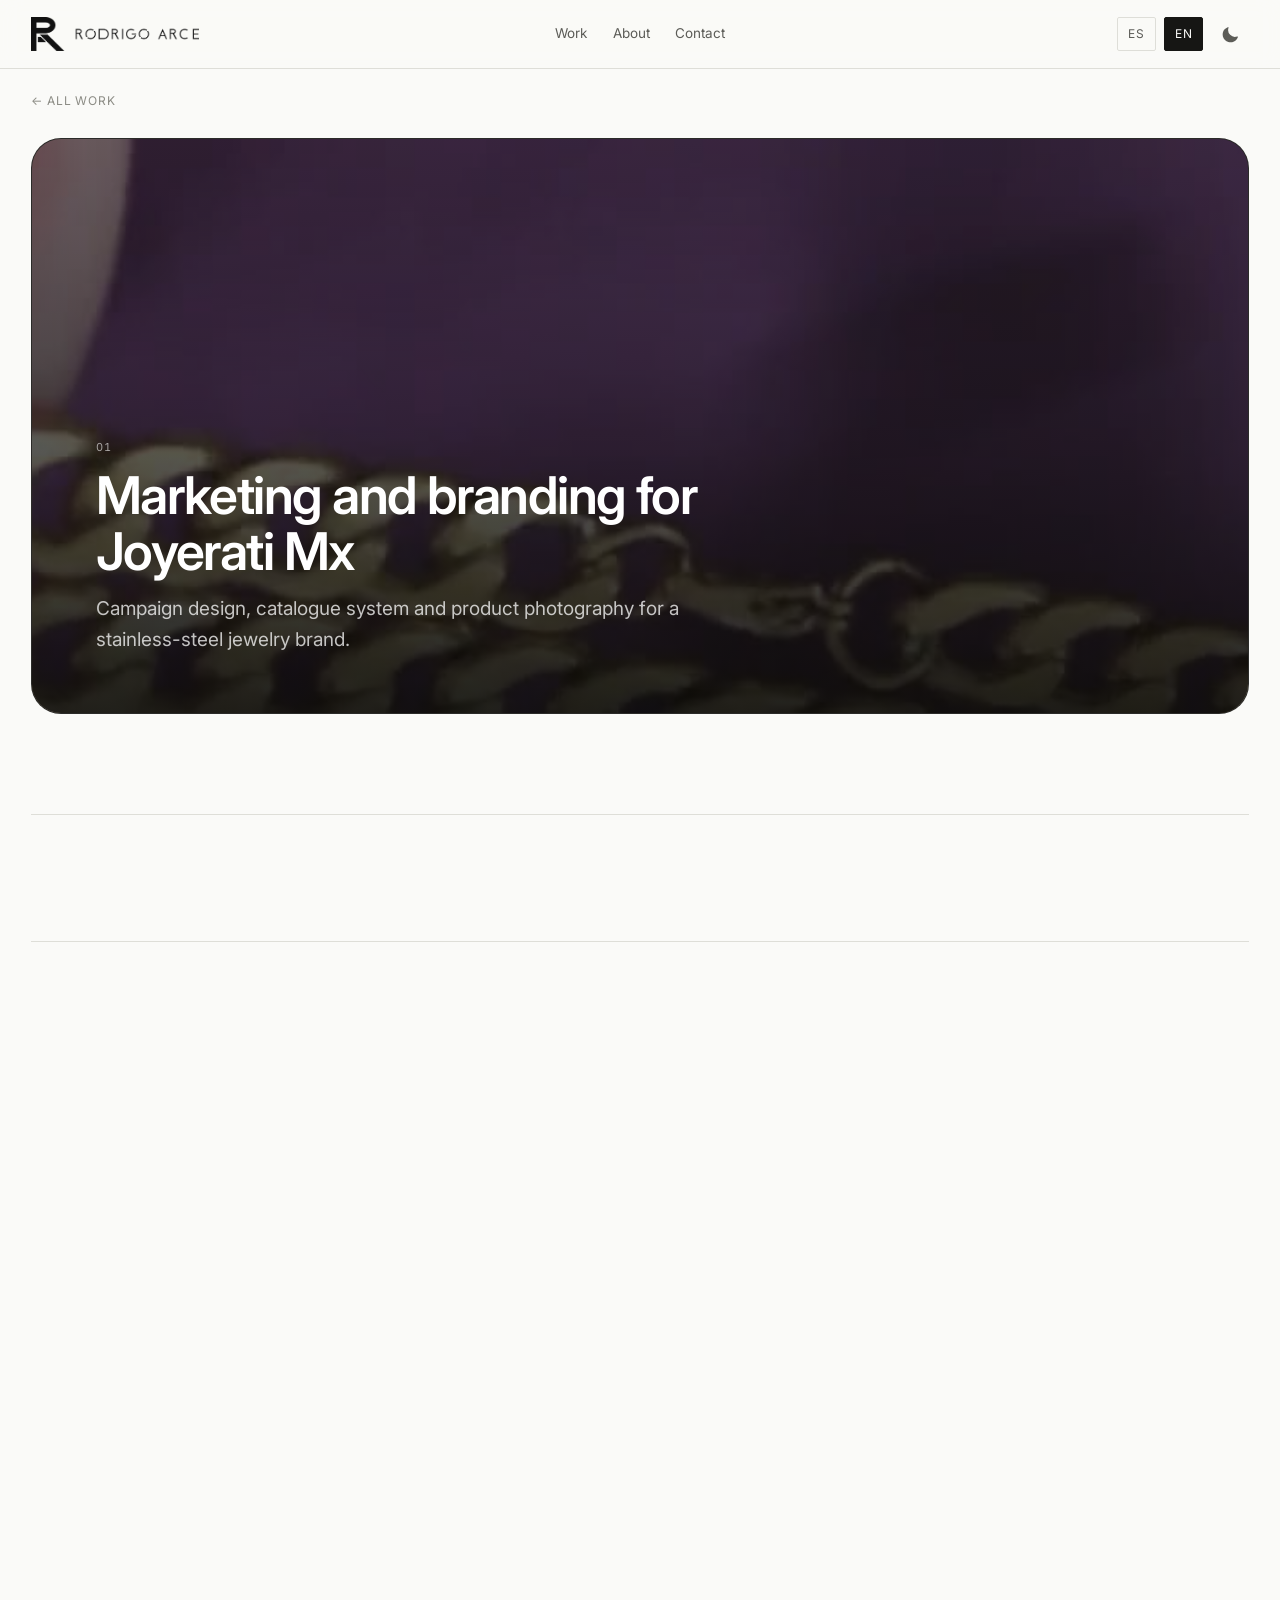
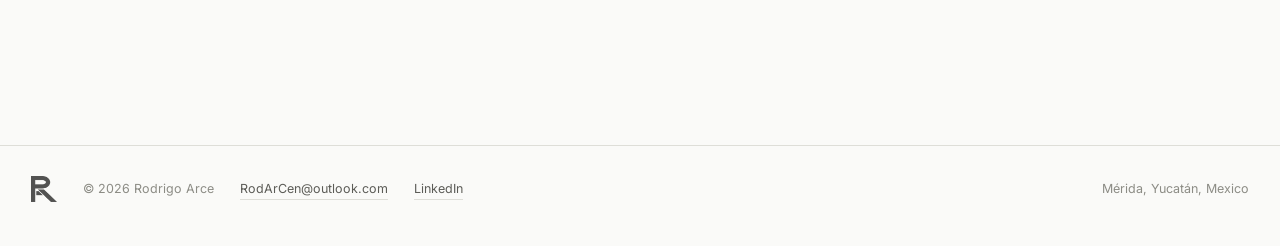
<file: proyectos/joyerati.html>
<!DOCTYPE html>
<html lang="es">
<head>
  <meta charset="utf-8">
  <meta name="viewport" content="width=device-width, initial-scale=1">
  <title data-es="Marketing y branding para Joyerati Mx — Rodrigo Arce" data-en="Marketing and branding for Joyerati Mx — Rodrigo Arce">Marketing y branding para Joyerati Mx — Rodrigo Arce</title>
  <meta name="description" data-es="Diseño de campaña, sistema de catálogo y fotografía de producto para una marca de joyería en acero inoxidable." data-en="Campaign design, catalogue system and product photography for a stainless-steel jewelry brand." content="Diseño de campaña, sistema de catálogo y fotografía de producto para una marca de joyería en acero inoxidable.">
  <meta name="author" content="Rodrigo Arce">
  <link rel="canonical" href="https://roddrake1995.github.io/portafolio/proyectos/joyerati.html">

  <meta property="og:type" content="website">
  <meta property="og:site_name" content="Rodrigo Arce">
  <meta property="og:title" data-es="Marketing y branding para Joyerati Mx — Rodrigo Arce" data-en="Marketing and branding for Joyerati Mx — Rodrigo Arce" content="Marketing y branding para Joyerati Mx — Rodrigo Arce">
  <meta property="og:description" data-es="Diseño de campaña, sistema de catálogo y fotografía de producto para una marca de joyería en acero inoxidable." data-en="Campaign design, catalogue system and product photography for a stainless-steel jewelry brand." content="Diseño de campaña, sistema de catálogo y fotografía de producto para una marca de joyería en acero inoxidable.">
  <meta property="og:url" content="https://roddrake1995.github.io/portafolio/proyectos/joyerati.html">
  <meta property="og:image" content="https://roddrake1995.github.io/portafolio/img/joyerati/portada-1400.jpg">
  <meta name="twitter:card" content="summary_large_image">

  <meta name="theme-color" content="#FAFAF8" media="(prefers-color-scheme: light)">
  <meta name="theme-color" content="#0E0E0D" media="(prefers-color-scheme: dark)">

  <link rel="preconnect" href="https://fonts.googleapis.com">
  <link rel="preconnect" href="https://fonts.gstatic.com" crossorigin>
  <link rel="stylesheet" href="https://fonts.googleapis.com/css2?family=Inter:wght@400;500;600&display=swap">
  <link rel="icon" type="image/png" sizes="32x32" href="../favicon-32.png">
  <link rel="apple-touch-icon" href="../apple-touch-icon.png">
  <link rel="stylesheet" href="../styles.css">
  <script>
(function(){try{var t=localStorage.getItem('theme');
if(t==='dark'||t==='light')document.documentElement.setAttribute('data-theme',t);
var l=localStorage.getItem('lang');if(l==='en'||l==='es')document.documentElement.setAttribute('lang',l);
document.documentElement.classList.add('anim');
}catch(e){}})();
</script>
</head>
<body>
<a class="skip" href="#main" data-es="Saltar al contenido" data-en="Skip to content">Saltar al contenido</a>

<header class="site-head">
  <div class="wrap">
    <a class="brand" href="../index.html" aria-label="Rodrigo Arce — inicio">
      <img src="../img/marca/logo-400.png"
           srcset="../img/marca/logo-400.png 400w, ../img/marca/logo-800.png 800w"
           sizes="168px" width="400" height="81"
           alt="Rodrigo Arce">
    </a>
    <nav class="site-nav" aria-label="Principal">
      <a href="../index.html#proyectos" data-es="Proyectos" data-en="Work">Proyectos</a>
      <a href="../index.html#sobre-mi" data-es="Sobre mí" data-en="About">Sobre mí</a>
      <a href="../index.html#contacto" data-es="Contacto" data-en="Contact">Contacto</a>
    </nav>
    <div class="head-end">
      <div class="controls">
        <button class="ctrl" type="button" data-lang-btn="es" aria-pressed="true">ES</button>
        <button class="ctrl" type="button" data-lang-btn="en" aria-pressed="false">EN</button>
        <button class="ctrl ctrl-theme" type="button" data-theme-btn
                data-aria-es="Cambiar a modo oscuro" data-aria-en="Switch to dark mode"
                aria-label="Cambiar a modo oscuro"><svg class="ico ico-sun" viewBox="0 0 24 24" width="19" height="19" fill="none" stroke="currentColor" stroke-width="1.7" stroke-linecap="round" aria-hidden="true"><circle cx="12" cy="12" r="4.2"/><path d="M12 2.6v2.2M12 19.2v2.2M4.2 12H2M22 12h-2.2M6.5 6.5 4.9 4.9M19.1 19.1l-1.6-1.6M17.5 6.5l1.6-1.6M4.9 19.1l1.6-1.6"/></svg><svg class="ico ico-moon" viewBox="0 0 24 24" width="19" height="19" fill="currentColor" aria-hidden="true"><path d="M20.4 14.5A8.6 8.6 0 0 1 9.5 3.6a.7.7 0 0 0-.9-.9 9.9 9.9 0 1 0 12.7 12.7.7.7 0 0 0-.9-.9z"/></svg></button>
      </div>
    </div>
  </div>
</header>

<main id="main">
  <div class="wrap">

    <section class="proj-head">
      <a class="proj-back rvl" href="../index.html#proyectos"
         data-es="← Todos los proyectos" data-en="← All work">← Todos los proyectos</a>

      <div class="proj-hero">
        <figure class="proj-media">
          <video class="head-video" muted loop playsinline preload="none"
                 poster="../img/joyerati/head-poster.jpg" width="730" height="318"
                 data-src="../img/joyerati/head.mp4" aria-hidden="true"></video>
        </figure>
        <div class="proj-copy">
  <p class="card-num rvl">01</p>
  <h1 class="rvl" style="--d:.10s" data-es="Marketing y branding para Joyerati Mx" data-en="Marketing and branding for Joyerati Mx">Marketing y branding para Joyerati Mx</h1>
  <p class="proj-lede rvl" style="--d:.20s" data-es="Diseño de campaña, sistema de catálogo y fotografía de producto para una marca de joyería en acero inoxidable." data-en="Campaign design, catalogue system and product photography for a stainless-steel jewelry brand.">Diseño de campaña, sistema de catálogo y fotografía de producto para una marca de joyería en acero inoxidable.</p>
        </div>
      </div>
    </section>

    <dl class="facts">
      <div class="fact rvl" style="--d:0.00s">
        <dt data-es="Cliente" data-en="Client">Cliente</dt>
        <dd>Joyerati Mx</dd>
      </div>
      <div class="fact rvl" style="--d:0.08s">
        <dt data-es="Año" data-en="Year">Año</dt>
        <dd>2019</dd>
      </div>
      <div class="fact rvl" style="--d:0.16s">
        <dt data-es="Tipo" data-en="Type">Tipo</dt>
        <dd data-es="Diseño gráfico · Dirección de arte · Fotografía de producto · Redes sociales" data-en="Graphic design · Art direction · Product photography · Social media">Diseño gráfico · Dirección de arte · Fotografía de producto · Redes sociales</dd>
      </div>
    </dl>

    <section class="story">
      <div class="rvl" style="--d:0.00s">
        <h2 data-es="Contexto" data-en="Context">Contexto</h2>
        <p data-es="Mi cliente necesitaba un branding coherente en todos sus medios de comunicación, así como campañas de redes efectivas para llegar al mercado meta." data-en="My client needed consistent branding across every channel, as well as effective social campaigns to reach their target market.">Mi cliente necesitaba un branding coherente en todos sus medios de comunicación, así como campañas de redes efectivas para llegar al mercado meta.</p>
      </div>
      <div class="rvl" style="--d:0.10s">
        <h2 data-es="Mi rol" data-en="My role">Mi rol</h2>
        <p data-es="Desempeñé el papel de social media manager, director de arte, fotógrafo de producto y diseñador gráfico." data-en="I worked as social media manager, art director, product photographer and graphic designer.">Desempeñé el papel de social media manager, director de arte, fotógrafo de producto y diseñador gráfico.</p>
      </div>
      <div class="rvl" style="--d:0.00s">
        <h2 data-es="Proceso" data-en="Process">Proceso</h2>
        <p data-es="Mi proceso consistió en conocer toda la historia de la marca y construir una narrativa coherente con su identidad, tratando de innovar pero respetando la esencia." data-en="My process was to learn the brand&#x27;s whole story and build a narrative consistent with its identity, innovating while respecting its essence.">Mi proceso consistió en conocer toda la historia de la marca y construir una narrativa coherente con su identidad, tratando de innovar pero respetando la esencia.</p>
      </div>
      <div class="rvl" style="--d:0.10s">
        <h2 data-es="Resultado" data-en="Outcome">Resultado</h2>
        <p data-es="La fotografía, el diseño de banners y el manejo de redes sociales se unieron en campañas coherentes que impulsaron el crecimiento y el reconocimiento de la marca." data-en="Photography, banner design and social media management came together in cohesive campaigns that drove growth and brand recognition.">La fotografía, el diseño de banners y el manejo de redes sociales se unieron en campañas coherentes que impulsaron el crecimiento y el reconocimiento de la marca.</p>
      </div>
    </section>

    <div class="plates">
      <figure class="plate rvl rvl-img"><img src="../img/joyerati/01-1600.jpg" srcset="../img/joyerati/01-800.jpg 800w, ../img/joyerati/01-1600.jpg 1240w" sizes="(min-width:1520px) 716px, (min-width:701px) 47vw, 96vw" width="1240" height="1240" loading="lazy" decoding="async" data-alt-es="Pieza de catálogo de Joyerati: joyería de acero inoxidable fotografiada sobre fondo negro (2)" data-alt-en="Joyerati catalogue piece: stainless-steel jewelry photographed on a black background (2)" alt="Pieza de catálogo de Joyerati: joyería de acero inoxidable fotografiada sobre fondo negro (2)"></figure>
      <figure class="plate plate--video rvl">
        <video class="vid" controls playsinline preload="none"
               poster="../img/joyerati/video-poster.jpg" width="846" height="848"
               data-aria-es="Video de producto de Joyerati Mx"
               data-aria-en="Joyerati Mx product video"
               aria-label="Video de producto de Joyerati Mx">
          <source src="../img/joyerati/video.mp4" type="video/mp4">
        </video>
        <figcaption class="plate-cap"
                    data-es="Video de producto para redes sociales"
                    data-en="Product video for social media">Video de producto para redes sociales</figcaption>
      </figure>
      <figure class="plate rvl rvl-img"><img src="../img/joyerati/02-1600.jpg" srcset="../img/joyerati/02-800.jpg 800w, ../img/joyerati/02-1600.jpg 1240w" sizes="(min-width:1520px) 716px, (min-width:701px) 47vw, 96vw" width="1240" height="1240" loading="lazy" decoding="async" data-alt-es="Pieza de catálogo de Joyerati: joyería de acero inoxidable fotografiada sobre fondo negro (3)" data-alt-en="Joyerati catalogue piece: stainless-steel jewelry photographed on a black background (3)" alt="Pieza de catálogo de Joyerati: joyería de acero inoxidable fotografiada sobre fondo negro (3)"></figure>
      <figure class="plate rvl rvl-img"><img src="../img/joyerati/03-1600.jpg" srcset="../img/joyerati/03-800.jpg 800w, ../img/joyerati/03-1600.jpg 1240w" sizes="(min-width:1520px) 716px, (min-width:701px) 47vw, 96vw" width="1240" height="1240" loading="lazy" decoding="async" data-alt-es="Pieza de catálogo de Joyerati: joyería de acero inoxidable fotografiada sobre fondo negro (4)" data-alt-en="Joyerati catalogue piece: stainless-steel jewelry photographed on a black background (4)" alt="Pieza de catálogo de Joyerati: joyería de acero inoxidable fotografiada sobre fondo negro (4)"></figure>
      <figure class="plate rvl rvl-img"><img src="../img/joyerati/04-1600.jpg" srcset="../img/joyerati/04-800.jpg 800w, ../img/joyerati/04-1600.jpg 1240w" sizes="(min-width:1520px) 716px, (min-width:701px) 47vw, 96vw" width="1240" height="1240" loading="lazy" decoding="async" data-alt-es="Pieza de catálogo de Joyerati: joyería de acero inoxidable fotografiada sobre fondo negro (5)" data-alt-en="Joyerati catalogue piece: stainless-steel jewelry photographed on a black background (5)" alt="Pieza de catálogo de Joyerati: joyería de acero inoxidable fotografiada sobre fondo negro (5)"></figure>

    </div>

    <nav class="proj-nav rvl" aria-label="Proyectos">
      <a href="bt50.html">
        <span class="lbl" data-es="Anterior" data-en="Previous">Anterior</span>
        <span class="ttl" data-es="Fotografía deportiva para Super Sand — Torneo BT50 Beach Tennis 2024" data-en="Sports photography for Super Sand — 2024 BT50 Beach Tennis Tournament">Fotografía deportiva para Super Sand — Torneo BT50 Beach Tennis 2024</span>
      </a>
      <a class="next" href="sportbowl.html">
        <span class="lbl" data-es="Siguiente" data-en="Next">Siguiente</span>
        <span class="ttl" data-es="Marketing y análisis de negocio para Sport Bowl Mérida" data-en="Marketing and business analytics for Sport Bowl Mérida">Marketing y análisis de negocio para Sport Bowl Mérida</span>
      </a>
    </nav>

  </div>
</main>

<footer class="site-foot wrap">
  <img class="foot-mark" src="../img/marca/monograma-96.png"
       srcset="../img/marca/monograma-96.png 96w, ../img/marca/monograma-192.png 192w"
       sizes="26px" width="96" height="98" loading="lazy" alt="">
  <span>© 2026 Rodrigo Arce</span>
  <a href="mailto:RodArCen@outlook.com">RodArCen@outlook.com</a>
  <a href="https://www.linkedin.com/in/rodrigo-arce-aa529742b" target="_blank" rel="noopener noreferrer">LinkedIn</a>
  <span class="sep" data-es="Mérida, Yucatán, México" data-en="Mérida, Yucatán, Mexico">Mérida, Yucatán, México</span>
</footer>

<script src="../script.js"></script>
</body>
</html>
</file>
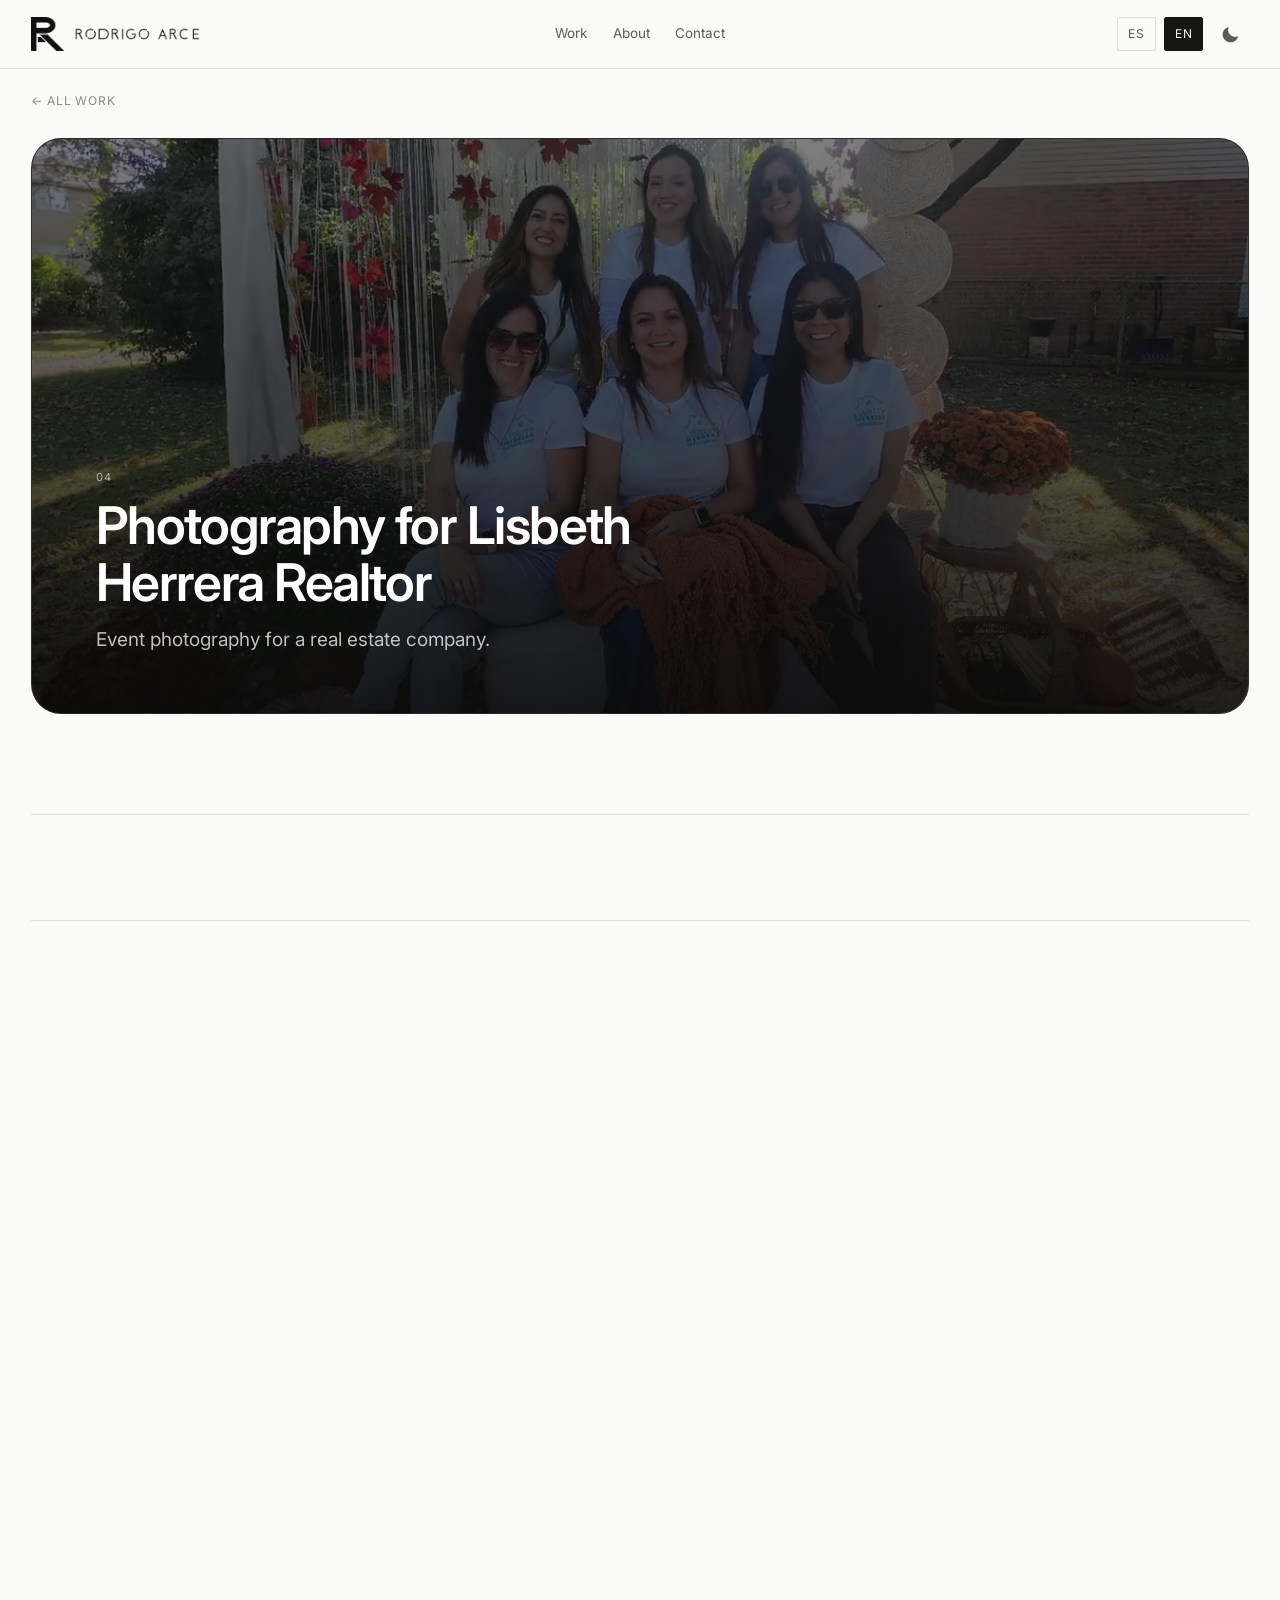
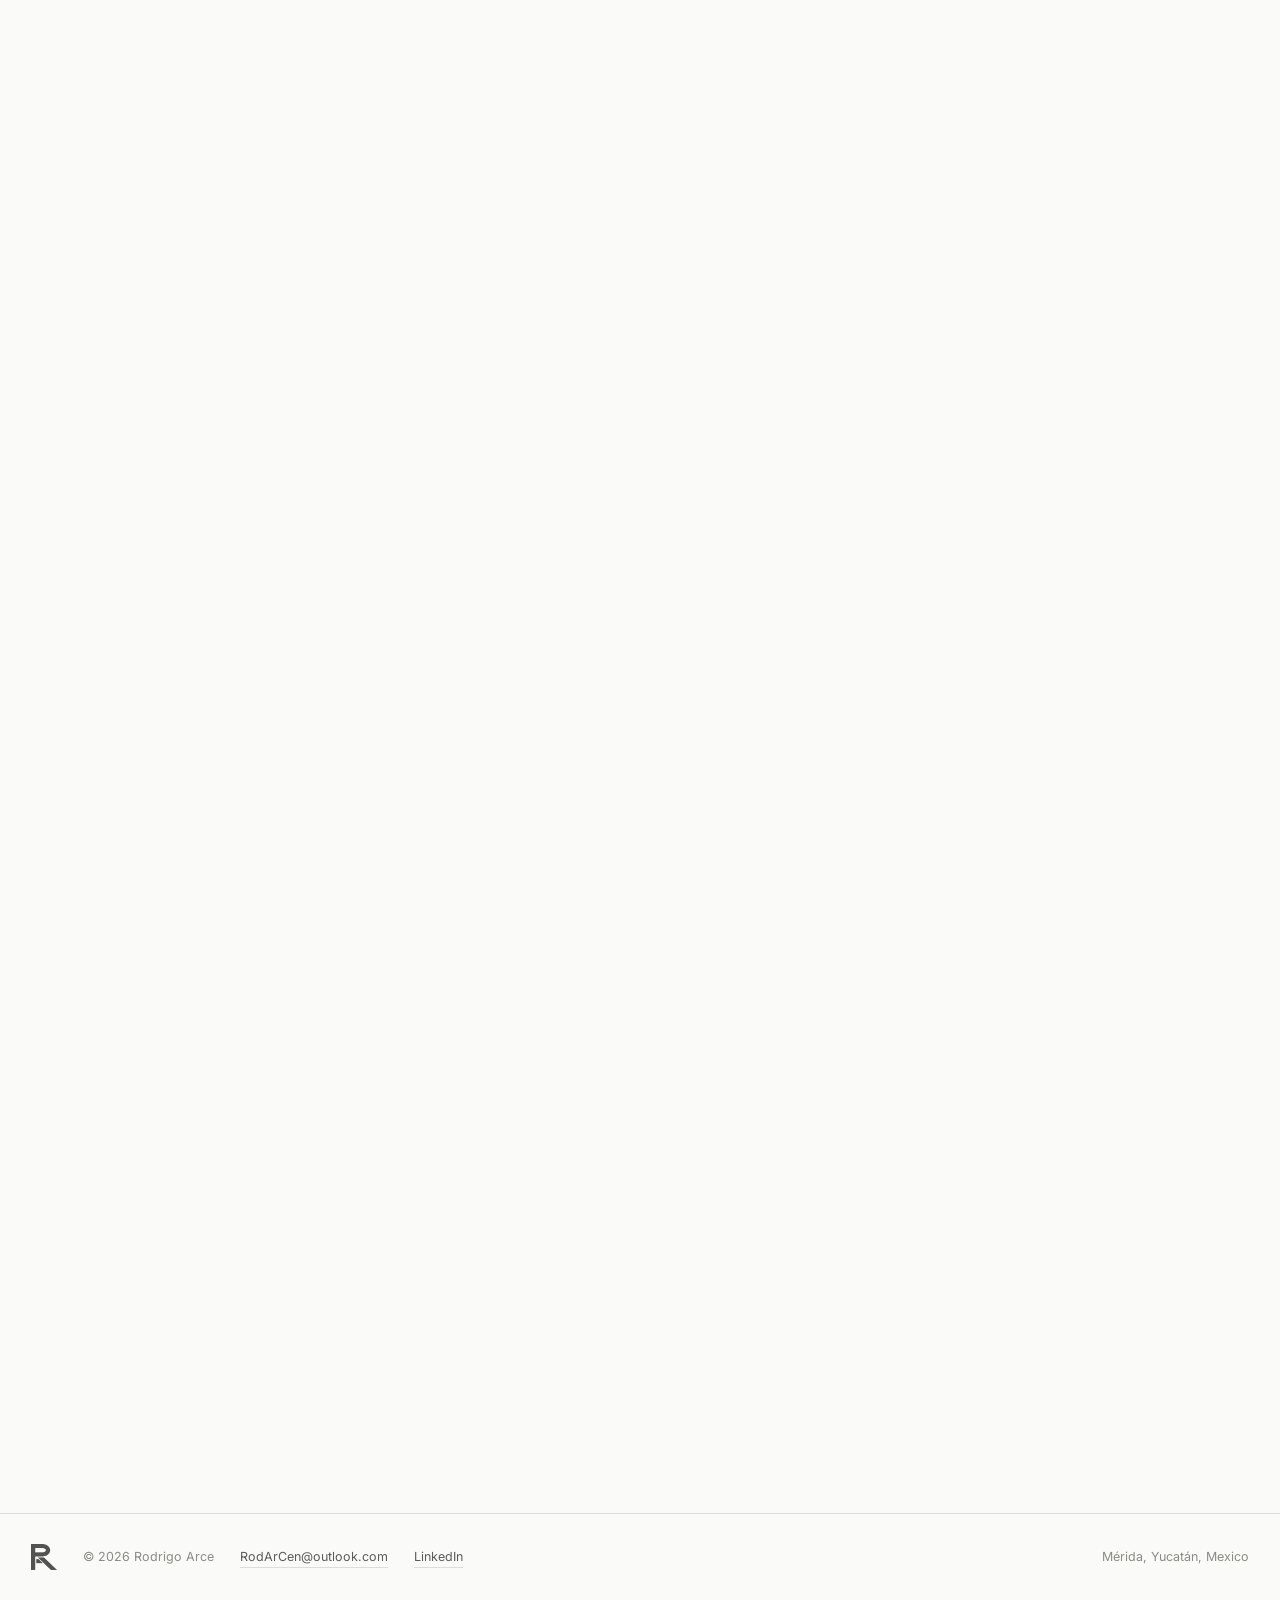
<file: proyectos/lisbeth.html>
<!DOCTYPE html>
<html lang="es">
<head>
  <meta charset="utf-8">
  <meta name="viewport" content="width=device-width, initial-scale=1">
  <title data-es="Fotografía para Lisbeth Herrera Realtor — Rodrigo Arce" data-en="Photography for Lisbeth Herrera Realtor — Rodrigo Arce">Fotografía para Lisbeth Herrera Realtor — Rodrigo Arce</title>
  <meta name="description" data-es="Fotografía de evento para una empresa de bienes raíces." data-en="Event photography for a real estate company." content="Fotografía de evento para una empresa de bienes raíces.">
  <meta name="author" content="Rodrigo Arce">
  <link rel="canonical" href="https://roddrake1995.github.io/portafolio/proyectos/lisbeth.html">

  <meta property="og:type" content="website">
  <meta property="og:site_name" content="Rodrigo Arce">
  <meta property="og:title" data-es="Fotografía para Lisbeth Herrera Realtor — Rodrigo Arce" data-en="Photography for Lisbeth Herrera Realtor — Rodrigo Arce" content="Fotografía para Lisbeth Herrera Realtor — Rodrigo Arce">
  <meta property="og:description" data-es="Fotografía de evento para una empresa de bienes raíces." data-en="Event photography for a real estate company." content="Fotografía de evento para una empresa de bienes raíces.">
  <meta property="og:url" content="https://roddrake1995.github.io/portafolio/proyectos/lisbeth.html">
  <meta property="og:image" content="https://roddrake1995.github.io/portafolio/img/lisbeth/portada-1400.jpg">
  <meta name="twitter:card" content="summary_large_image">

  <meta name="theme-color" content="#FAFAF8" media="(prefers-color-scheme: light)">
  <meta name="theme-color" content="#0E0E0D" media="(prefers-color-scheme: dark)">

  <link rel="preconnect" href="https://fonts.googleapis.com">
  <link rel="preconnect" href="https://fonts.gstatic.com" crossorigin>
  <link rel="stylesheet" href="https://fonts.googleapis.com/css2?family=Inter:wght@400;500;600&display=swap">
  <link rel="icon" type="image/png" sizes="32x32" href="../favicon-32.png">
  <link rel="apple-touch-icon" href="../apple-touch-icon.png">
  <link rel="stylesheet" href="../styles.css">
  <script>
(function(){try{var t=localStorage.getItem('theme');
if(t==='dark'||t==='light')document.documentElement.setAttribute('data-theme',t);
var l=localStorage.getItem('lang');if(l==='en'||l==='es')document.documentElement.setAttribute('lang',l);
document.documentElement.classList.add('anim');
}catch(e){}})();
</script>
</head>
<body>
<a class="skip" href="#main" data-es="Saltar al contenido" data-en="Skip to content">Saltar al contenido</a>

<header class="site-head">
  <div class="wrap">
    <a class="brand" href="../index.html" aria-label="Rodrigo Arce — inicio">
      <img src="../img/marca/logo-400.png"
           srcset="../img/marca/logo-400.png 400w, ../img/marca/logo-800.png 800w"
           sizes="168px" width="400" height="81"
           alt="Rodrigo Arce">
    </a>
    <nav class="site-nav" aria-label="Principal">
      <a href="../index.html#proyectos" data-es="Proyectos" data-en="Work">Proyectos</a>
      <a href="../index.html#sobre-mi" data-es="Sobre mí" data-en="About">Sobre mí</a>
      <a href="../index.html#contacto" data-es="Contacto" data-en="Contact">Contacto</a>
    </nav>
    <div class="head-end">
      <div class="controls">
        <button class="ctrl" type="button" data-lang-btn="es" aria-pressed="true">ES</button>
        <button class="ctrl" type="button" data-lang-btn="en" aria-pressed="false">EN</button>
        <button class="ctrl ctrl-theme" type="button" data-theme-btn
                data-aria-es="Cambiar a modo oscuro" data-aria-en="Switch to dark mode"
                aria-label="Cambiar a modo oscuro"><svg class="ico ico-sun" viewBox="0 0 24 24" width="19" height="19" fill="none" stroke="currentColor" stroke-width="1.7" stroke-linecap="round" aria-hidden="true"><circle cx="12" cy="12" r="4.2"/><path d="M12 2.6v2.2M12 19.2v2.2M4.2 12H2M22 12h-2.2M6.5 6.5 4.9 4.9M19.1 19.1l-1.6-1.6M17.5 6.5l1.6-1.6M4.9 19.1l1.6-1.6"/></svg><svg class="ico ico-moon" viewBox="0 0 24 24" width="19" height="19" fill="currentColor" aria-hidden="true"><path d="M20.4 14.5A8.6 8.6 0 0 1 9.5 3.6a.7.7 0 0 0-.9-.9 9.9 9.9 0 1 0 12.7 12.7.7.7 0 0 0-.9-.9z"/></svg></button>
      </div>
    </div>
  </div>
</header>

<main id="main">
  <div class="wrap">

    <section class="proj-head">
      <a class="proj-back rvl" href="../index.html#proyectos"
         data-es="← Todos los proyectos" data-en="← All work">← Todos los proyectos</a>

      <div class="proj-hero">
        <figure class="proj-media">
          <video class="head-video" muted loop playsinline preload="none"
                 poster="../img/lisbeth/head-poster.jpg" width="1280" height="720"
                 data-src="../img/lisbeth/head.mp4" aria-hidden="true"></video>
        </figure>
        <div class="proj-copy">
  <p class="card-num rvl">04</p>
  <h1 class="rvl" style="--d:.10s" data-es="Fotografía para Lisbeth Herrera Realtor" data-en="Photography for Lisbeth Herrera Realtor">Fotografía para Lisbeth Herrera Realtor</h1>
  <p class="proj-lede rvl" style="--d:.20s" data-es="Fotografía de evento para una empresa de bienes raíces." data-en="Event photography for a real estate company.">Fotografía de evento para una empresa de bienes raíces.</p>
        </div>
      </div>
    </section>

    <dl class="facts">
      <div class="fact rvl" style="--d:0.00s">
        <dt data-es="Cliente" data-en="Client">Cliente</dt>
        <dd>Lisbeth Herrera Realtor</dd>
      </div>
      <div class="fact rvl" style="--d:0.08s">
        <dt data-es="Año" data-en="Year">Año</dt>
        <dd>2025</dd>
      </div>
      <div class="fact rvl" style="--d:0.16s">
        <dt data-es="Tipo" data-en="Type">Tipo</dt>
        <dd data-es="Diseño gráfico · Fotografía" data-en="Graphic design · Photography">Diseño gráfico · Fotografía</dd>
      </div>
    </dl>

    <section class="story">
      <div class="rvl" style="--d:0.00s">
        <h2 data-es="Contexto" data-en="Context">Contexto</h2>
        <p data-es="Activación de marca de otoño: un solo set ambientado, fotografiado con decenas de familias clientes para producir un banco de imágenes de marketing consistente." data-en="Branded fall activation: a single styled set, photographed across dozens of client families to produce one consistent marketing image bank.">Activación de marca de otoño: un solo set ambientado, fotografiado con decenas de familias clientes para producir un banco de imágenes de marketing consistente.</p>
      </div>
      <div class="rvl" style="--d:0.10s">
        <h2 data-es="Mi rol" data-en="My role">Mi rol</h2>
        <p data-es="Desempeñé el papel de fotógrafo para todos los clientes de una empresa de bienes raíces en su evento de otoño." data-en="I worked as photographer for all the clients of a real estate company at their fall event.">Desempeñé el papel de fotógrafo para todos los clientes de una empresa de bienes raíces en su evento de otoño.</p>
      </div>
      <div class="rvl" style="--d:0.00s">
        <h2 data-es="Proceso" data-en="Process">Proceso</h2>
        <p data-es="Mi proceso fue pensar en una paleta de color acorde con la temática del evento y dirigir a las personas en el evento para obtener el mejor resultado." data-en="My process was to build a color palette matching the event&#x27;s theme and direct the people at the event to get the best result.">Mi proceso fue pensar en una paleta de color acorde con la temática del evento y dirigir a las personas en el evento para obtener el mejor resultado.</p>
      </div>
      <div class="rvl" style="--d:0.10s">
        <h2 data-es="Resultado" data-en="Outcome">Resultado</h2>
        <p data-es="Se entregaron fotografías retocadas listas para publicación e impresión." data-en="Retouched photographs were delivered, ready for publication and print.">Se entregaron fotografías retocadas listas para publicación e impresión.</p>
      </div>
    </section>

    <div class="plates">
      <figure class="plate rvl rvl-img"><img src="../img/lisbeth/01-1600.jpg" srcset="../img/lisbeth/01-800.jpg 800w, ../img/lisbeth/01-1600.jpg 1240w" sizes="(min-width:1520px) 716px, (min-width:701px) 47vw, 96vw" width="1240" height="992" loading="lazy" decoding="async" data-alt-es="Retrato familiar en el set de otoño montado para Lisbeth Herrera Realtor (2)" data-alt-en="Family portrait on the fall set built for Lisbeth Herrera Realtor (2)" alt="Retrato familiar en el set de otoño montado para Lisbeth Herrera Realtor (2)"></figure>
      <figure class="plate rvl rvl-img"><img src="../img/lisbeth/02-1600.jpg" srcset="../img/lisbeth/02-800.jpg 800w, ../img/lisbeth/02-1600.jpg 1240w" sizes="(min-width:1520px) 716px, (min-width:701px) 47vw, 96vw" width="1240" height="992" loading="lazy" decoding="async" data-alt-es="Retrato familiar en el set de otoño montado para Lisbeth Herrera Realtor (3)" data-alt-en="Family portrait on the fall set built for Lisbeth Herrera Realtor (3)" alt="Retrato familiar en el set de otoño montado para Lisbeth Herrera Realtor (3)"></figure>
      <figure class="plate rvl rvl-img"><img src="../img/lisbeth/03-1600.jpg" srcset="../img/lisbeth/03-800.jpg 800w, ../img/lisbeth/03-1600.jpg 1240w" sizes="(min-width:1520px) 716px, (min-width:701px) 47vw, 96vw" width="1240" height="992" loading="lazy" decoding="async" data-alt-es="Retrato familiar en el set de otoño montado para Lisbeth Herrera Realtor (4)" data-alt-en="Family portrait on the fall set built for Lisbeth Herrera Realtor (4)" alt="Retrato familiar en el set de otoño montado para Lisbeth Herrera Realtor (4)"></figure>
      <figure class="plate rvl rvl-img"><img src="../img/lisbeth/04-1600.jpg" srcset="../img/lisbeth/04-800.jpg 800w, ../img/lisbeth/04-1600.jpg 1240w" sizes="(min-width:1520px) 716px, (min-width:701px) 47vw, 96vw" width="1240" height="992" loading="lazy" decoding="async" data-alt-es="Retrato familiar en el set de otoño montado para Lisbeth Herrera Realtor (5)" data-alt-en="Family portrait on the fall set built for Lisbeth Herrera Realtor (5)" alt="Retrato familiar en el set de otoño montado para Lisbeth Herrera Realtor (5)"></figure>
      <figure class="plate rvl rvl-img"><img src="../img/lisbeth/05-1600.jpg" srcset="../img/lisbeth/05-800.jpg 800w, ../img/lisbeth/05-1600.jpg 1240w" sizes="(min-width:1520px) 716px, (min-width:701px) 47vw, 96vw" width="1240" height="992" loading="lazy" decoding="async" data-alt-es="Retrato familiar en el set de otoño montado para Lisbeth Herrera Realtor (6)" data-alt-en="Family portrait on the fall set built for Lisbeth Herrera Realtor (6)" alt="Retrato familiar en el set de otoño montado para Lisbeth Herrera Realtor (6)"></figure>
      <figure class="plate rvl rvl-img"><img src="../img/lisbeth/06-1600.jpg" srcset="../img/lisbeth/06-800.jpg 450w, ../img/lisbeth/06-1600.jpg 900w" sizes="(min-width:1520px) 716px, (min-width:701px) 47vw, 96vw" width="900" height="1600" loading="lazy" decoding="async" data-alt-es="Retrato familiar en el set de otoño montado para Lisbeth Herrera Realtor (7)" data-alt-en="Family portrait on the fall set built for Lisbeth Herrera Realtor (7)" alt="Retrato familiar en el set de otoño montado para Lisbeth Herrera Realtor (7)"></figure>
      <figure class="plate rvl rvl-img"><img src="../img/lisbeth/07-1600.jpg" srcset="../img/lisbeth/07-800.jpg 450w, ../img/lisbeth/07-1600.jpg 900w" sizes="(min-width:1520px) 716px, (min-width:701px) 47vw, 96vw" width="900" height="1600" loading="lazy" decoding="async" data-alt-es="Retrato familiar en el set de otoño montado para Lisbeth Herrera Realtor (8)" data-alt-en="Family portrait on the fall set built for Lisbeth Herrera Realtor (8)" alt="Retrato familiar en el set de otoño montado para Lisbeth Herrera Realtor (8)"></figure>
      <figure class="plate rvl rvl-img"><img src="../img/lisbeth/08-1600.jpg" srcset="../img/lisbeth/08-800.jpg 450w, ../img/lisbeth/08-1600.jpg 900w" sizes="(min-width:1520px) 716px, (min-width:701px) 47vw, 96vw" width="900" height="1600" loading="lazy" decoding="async" data-alt-es="Retrato familiar en el set de otoño montado para Lisbeth Herrera Realtor (9)" data-alt-en="Family portrait on the fall set built for Lisbeth Herrera Realtor (9)" alt="Retrato familiar en el set de otoño montado para Lisbeth Herrera Realtor (9)"></figure>

    </div>

    <nav class="proj-nav rvl" aria-label="Proyectos">
      <a href="augusta.html">
        <span class="lbl" data-es="Anterior" data-en="Previous">Anterior</span>
        <span class="ttl" data-es="Diseño para una marca de ropa deportiva" data-en="Design for a sportswear brand">Diseño para una marca de ropa deportiva</span>
      </a>
      <a class="next" href="tamwood.html">
        <span class="lbl" data-es="Siguiente" data-en="Next">Siguiente</span>
        <span class="ttl" data-es="Fotografía de perfil profesional para Tamwood International College" data-en="Professional profile photography for Tamwood International College">Fotografía de perfil profesional para Tamwood International College</span>
      </a>
    </nav>

  </div>
</main>

<footer class="site-foot wrap">
  <img class="foot-mark" src="../img/marca/monograma-96.png"
       srcset="../img/marca/monograma-96.png 96w, ../img/marca/monograma-192.png 192w"
       sizes="26px" width="96" height="98" loading="lazy" alt="">
  <span>© 2026 Rodrigo Arce</span>
  <a href="mailto:RodArCen@outlook.com">RodArCen@outlook.com</a>
  <a href="https://www.linkedin.com/in/rodrigo-arce-aa529742b" target="_blank" rel="noopener noreferrer">LinkedIn</a>
  <span class="sep" data-es="Mérida, Yucatán, México" data-en="Mérida, Yucatán, Mexico">Mérida, Yucatán, México</span>
</footer>

<script src="../script.js"></script>
</body>
</html>
</file>
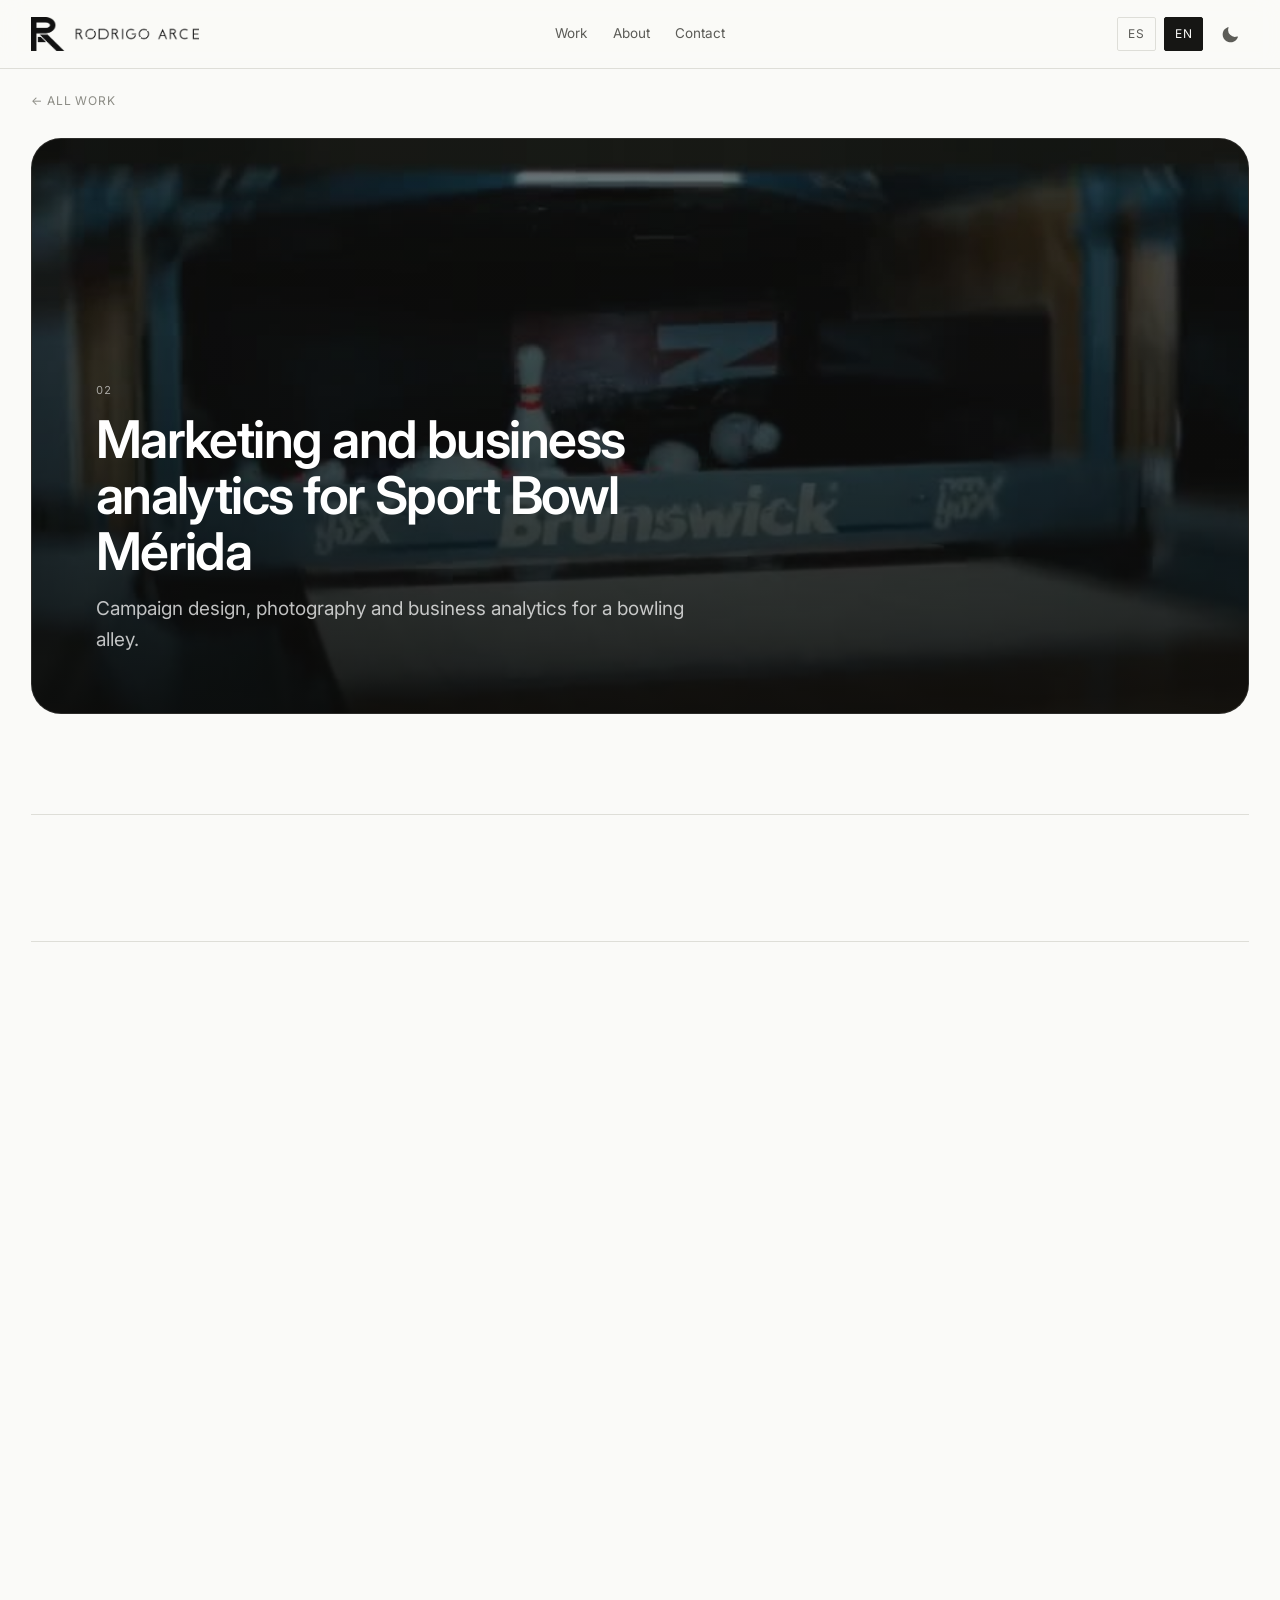
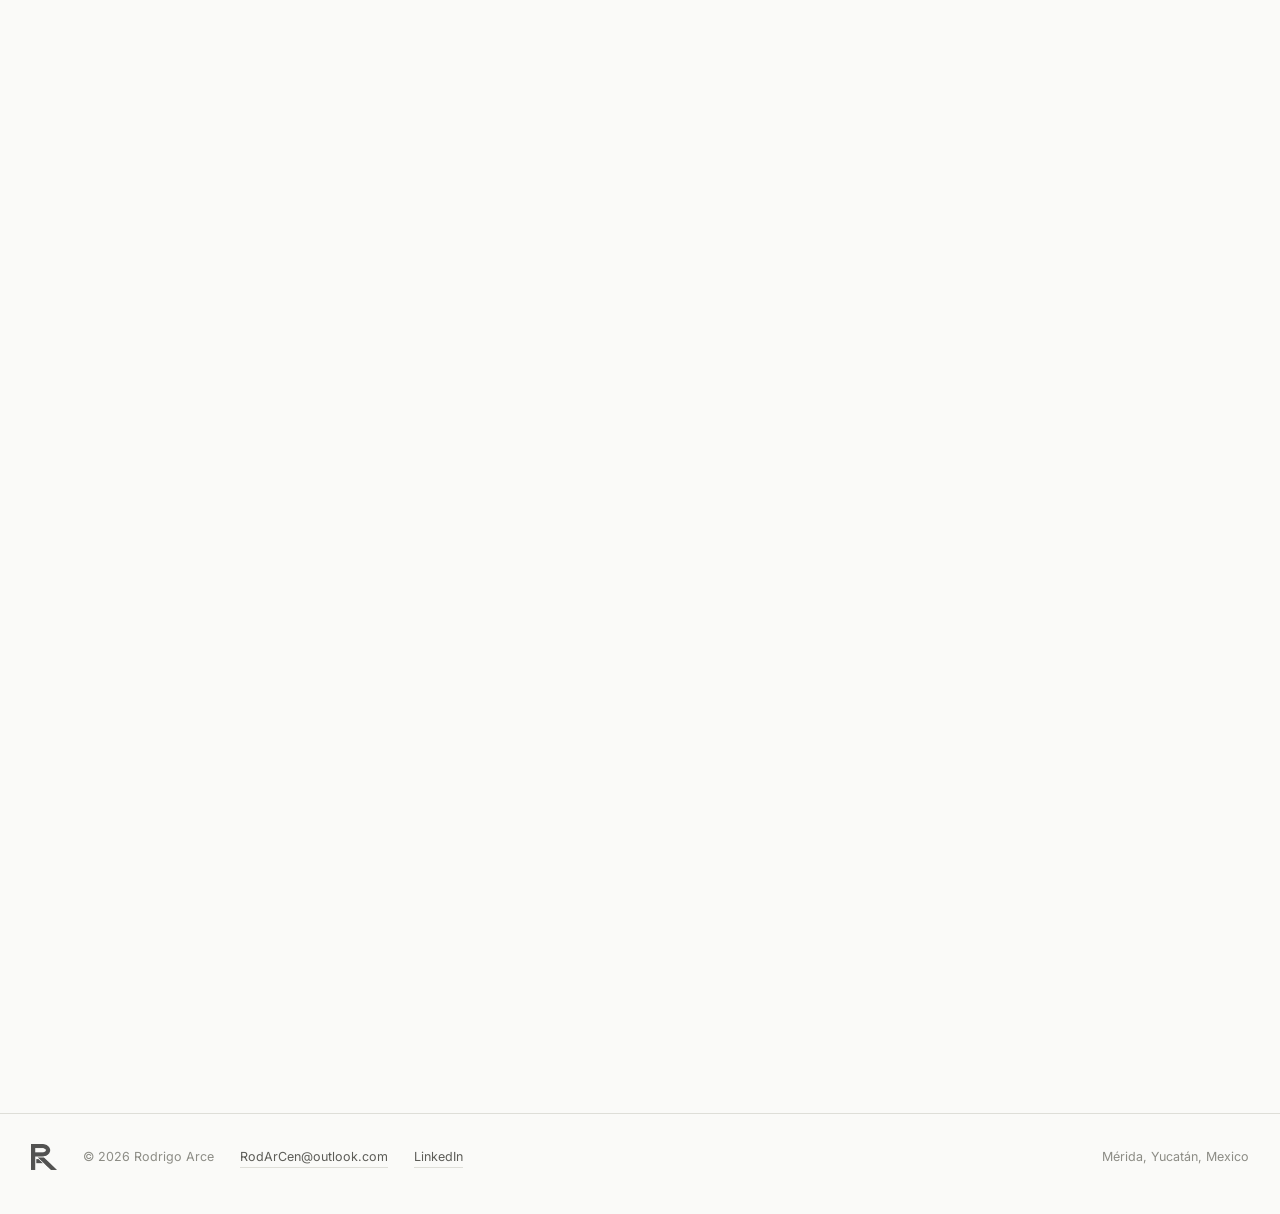
<file: proyectos/sportbowl.html>
<!DOCTYPE html>
<html lang="es">
<head>
  <meta charset="utf-8">
  <meta name="viewport" content="width=device-width, initial-scale=1">
  <title data-es="Marketing y análisis de negocio para Sport Bowl Mérida — Rodrigo Arce" data-en="Marketing and business analytics for Sport Bowl Mérida — Rodrigo Arce">Marketing y análisis de negocio para Sport Bowl Mérida — Rodrigo Arce</title>
  <meta name="description" data-es="Diseño de campaña, fotografía y análisis de negocio para un boliche." data-en="Campaign design, photography and business analytics for a bowling alley." content="Diseño de campaña, fotografía y análisis de negocio para un boliche.">
  <meta name="author" content="Rodrigo Arce">
  <link rel="canonical" href="https://roddrake1995.github.io/portafolio/proyectos/sportbowl.html">

  <meta property="og:type" content="website">
  <meta property="og:site_name" content="Rodrigo Arce">
  <meta property="og:title" data-es="Marketing y análisis de negocio para Sport Bowl Mérida — Rodrigo Arce" data-en="Marketing and business analytics for Sport Bowl Mérida — Rodrigo Arce" content="Marketing y análisis de negocio para Sport Bowl Mérida — Rodrigo Arce">
  <meta property="og:description" data-es="Diseño de campaña, fotografía y análisis de negocio para un boliche." data-en="Campaign design, photography and business analytics for a bowling alley." content="Diseño de campaña, fotografía y análisis de negocio para un boliche.">
  <meta property="og:url" content="https://roddrake1995.github.io/portafolio/proyectos/sportbowl.html">
  <meta property="og:image" content="https://roddrake1995.github.io/portafolio/img/sportbowl/portada-1400.jpg">
  <meta name="twitter:card" content="summary_large_image">

  <meta name="theme-color" content="#FAFAF8" media="(prefers-color-scheme: light)">
  <meta name="theme-color" content="#0E0E0D" media="(prefers-color-scheme: dark)">

  <link rel="preconnect" href="https://fonts.googleapis.com">
  <link rel="preconnect" href="https://fonts.gstatic.com" crossorigin>
  <link rel="stylesheet" href="https://fonts.googleapis.com/css2?family=Inter:wght@400;500;600&display=swap">
  <link rel="icon" type="image/png" sizes="32x32" href="../favicon-32.png">
  <link rel="apple-touch-icon" href="../apple-touch-icon.png">
  <link rel="stylesheet" href="../styles.css">
  <script>
(function(){try{var t=localStorage.getItem('theme');
if(t==='dark'||t==='light')document.documentElement.setAttribute('data-theme',t);
var l=localStorage.getItem('lang');if(l==='en'||l==='es')document.documentElement.setAttribute('lang',l);
document.documentElement.classList.add('anim');
}catch(e){}})();
</script>
</head>
<body>
<a class="skip" href="#main" data-es="Saltar al contenido" data-en="Skip to content">Saltar al contenido</a>

<header class="site-head">
  <div class="wrap">
    <a class="brand" href="../index.html" aria-label="Rodrigo Arce — inicio">
      <img src="../img/marca/logo-400.png"
           srcset="../img/marca/logo-400.png 400w, ../img/marca/logo-800.png 800w"
           sizes="168px" width="400" height="81"
           alt="Rodrigo Arce">
    </a>
    <nav class="site-nav" aria-label="Principal">
      <a href="../index.html#proyectos" data-es="Proyectos" data-en="Work">Proyectos</a>
      <a href="../index.html#sobre-mi" data-es="Sobre mí" data-en="About">Sobre mí</a>
      <a href="../index.html#contacto" data-es="Contacto" data-en="Contact">Contacto</a>
    </nav>
    <div class="head-end">
      <div class="controls">
        <button class="ctrl" type="button" data-lang-btn="es" aria-pressed="true">ES</button>
        <button class="ctrl" type="button" data-lang-btn="en" aria-pressed="false">EN</button>
        <button class="ctrl ctrl-theme" type="button" data-theme-btn
                data-aria-es="Cambiar a modo oscuro" data-aria-en="Switch to dark mode"
                aria-label="Cambiar a modo oscuro"><svg class="ico ico-sun" viewBox="0 0 24 24" width="19" height="19" fill="none" stroke="currentColor" stroke-width="1.7" stroke-linecap="round" aria-hidden="true"><circle cx="12" cy="12" r="4.2"/><path d="M12 2.6v2.2M12 19.2v2.2M4.2 12H2M22 12h-2.2M6.5 6.5 4.9 4.9M19.1 19.1l-1.6-1.6M17.5 6.5l1.6-1.6M4.9 19.1l1.6-1.6"/></svg><svg class="ico ico-moon" viewBox="0 0 24 24" width="19" height="19" fill="currentColor" aria-hidden="true"><path d="M20.4 14.5A8.6 8.6 0 0 1 9.5 3.6a.7.7 0 0 0-.9-.9 9.9 9.9 0 1 0 12.7 12.7.7.7 0 0 0-.9-.9z"/></svg></button>
      </div>
    </div>
  </div>
</header>

<main id="main">
  <div class="wrap">

    <section class="proj-head">
      <a class="proj-back rvl" href="../index.html#proyectos"
         data-es="← Todos los proyectos" data-en="← All work">← Todos los proyectos</a>

      <div class="proj-hero">
        <figure class="proj-media">
          <video class="head-video" muted loop playsinline preload="none"
                 poster="../img/sportbowl/head-poster.jpg" width="852" height="374"
                 data-src="../img/sportbowl/head.mp4" aria-hidden="true"></video>
        </figure>
        <div class="proj-copy">
  <p class="card-num rvl">02</p>
  <h1 class="rvl" style="--d:.10s" data-es="Marketing y análisis de negocio para Sport Bowl Mérida" data-en="Marketing and business analytics for Sport Bowl Mérida">Marketing y análisis de negocio para Sport Bowl Mérida</h1>
  <p class="proj-lede rvl" style="--d:.20s" data-es="Diseño de campaña, fotografía y análisis de negocio para un boliche." data-en="Campaign design, photography and business analytics for a bowling alley.">Diseño de campaña, fotografía y análisis de negocio para un boliche.</p>
        </div>
      </div>
    </section>

    <dl class="facts">
      <div class="fact rvl" style="--d:0.00s">
        <dt data-es="Cliente" data-en="Client">Cliente</dt>
        <dd>Sport Bowl Mérida</dd>
      </div>
      <div class="fact rvl" style="--d:0.08s">
        <dt data-es="Año" data-en="Year">Año</dt>
        <dd>2018</dd>
      </div>
      <div class="fact rvl" style="--d:0.16s">
        <dt data-es="Tipo" data-en="Type">Tipo</dt>
        <dd data-es="Diseño gráfico · Dirección de arte · Fotografía · Redes sociales · Análisis de negocio" data-en="Graphic design · Art direction · Photography · Social media · Business analytics">Diseño gráfico · Dirección de arte · Fotografía · Redes sociales · Análisis de negocio</dd>
      </div>
    </dl>

    <section class="story">
      <div class="rvl" style="--d:0.00s">
        <h2 data-es="Contexto" data-en="Context">Contexto</h2>
        <p data-es="Dirigí la estrategia de redes sociales y branding, utilizando Google Analytics y el análisis de reportes de ventas para identificar oportunidades y orientar las decisiones de marketing." data-en="I led the social media and branding strategy, using Google Analytics and sales report analysis to identify growth opportunities and guide marketing decisions.">Dirigí la estrategia de redes sociales y branding, utilizando Google Analytics y el análisis de reportes de ventas para identificar oportunidades y orientar las decisiones de marketing.</p>
      </div>
      <div class="rvl" style="--d:0.10s">
        <h2 data-es="Mi rol" data-en="My role">Mi rol</h2>
        <p data-es="Desempeñé el papel de social media manager, director de arte, fotógrafo y analista de ventas." data-en="I worked as social media manager, art director, photographer and sales analyst.">Desempeñé el papel de social media manager, director de arte, fotógrafo y analista de ventas.</p>
      </div>
      <div class="rvl" style="--d:0.00s">
        <h2 data-es="Proceso" data-en="Process">Proceso</h2>
        <p data-es="Mi proceso consistió en conocer toda la historia de la marca y construir una narrativa coherente con su identidad, tratando de innovar pero respetando la esencia. También desarrollé productos de acuerdo con la preferencia de los clientes." data-en="My process was to learn the brand&#x27;s whole story and build a narrative consistent with its identity, innovating while respecting its essence. I also developed products based on customer preferences.">Mi proceso consistió en conocer toda la historia de la marca y construir una narrativa coherente con su identidad, tratando de innovar pero respetando la esencia. También desarrollé productos de acuerdo con la preferencia de los clientes.</p>
      </div>
      <div class="rvl" style="--d:0.10s">
        <h2 data-es="Resultado" data-en="Outcome">Resultado</h2>
        <p data-es="Combiné fotografía y diseño gráfico para crear banners llamativos para impresión y redes sociales. Además, analicé los reportes de ventas de productos para diseñar ofertas atractivas que reactivaron a los clientes existentes y atrajeron a nuevos." data-en="I combined photography and graphic design to create eye-catching print and social media banners, and used sales report analysis to design product offers that re-engaged existing customers and attracted new ones.">Combiné fotografía y diseño gráfico para crear banners llamativos para impresión y redes sociales. Además, analicé los reportes de ventas de productos para diseñar ofertas atractivas que reactivaron a los clientes existentes y atrajeron a nuevos.</p>
      </div>
    </section>

    <div class="plates">
      <figure class="plate rvl rvl-img"><img src="../img/sportbowl/portada-1400.jpg" srcset="../img/sportbowl/portada-700.jpg 700w, ../img/sportbowl/portada-1400.jpg 1240w" sizes="(min-width:1520px) 716px, (min-width:701px) 47vw, 96vw" width="1240" height="710" loading="eager" decoding="async" data-alt-es="Pieza de campaña para Sport Bowl Mérida con promoción de juego y renta de zapatos" data-alt-en="Campaign piece for Sport Bowl Mérida promoting game time and shoe rental" alt="Pieza de campaña para Sport Bowl Mérida con promoción de juego y renta de zapatos" fetchpriority="high"></figure>
      <figure class="plate plate--video rvl">
        <video class="vid" controls playsinline preload="none"
               poster="../img/sportbowl/video-poster.jpg" width="840" height="530"
               data-aria-es="Spot de torneos empresariales para Sport Bowl Mérida"
               data-aria-en="Corporate tournaments spot for Sport Bowl Mérida"
               aria-label="Spot de torneos empresariales para Sport Bowl Mérida">
          <source src="../img/sportbowl/video.mp4" type="video/mp4">
        </video>
        <figcaption class="plate-cap"
                    data-es="Spot para la campaña de torneos empresariales"
                    data-en="Spot for the corporate tournaments campaign">Spot para la campaña de torneos empresariales</figcaption>
      </figure>
      <figure class="plate rvl rvl-img"><img src="../img/sportbowl/01-1600.jpg" srcset="../img/sportbowl/01-800.jpg 800w, ../img/sportbowl/01-1600.jpg 1240w" sizes="(min-width:1520px) 716px, (min-width:701px) 47vw, 96vw" width="1240" height="1100" loading="lazy" decoding="async" data-alt-es="Pieza de campaña para Sport Bowl Mérida con promoción de juego y renta de zapatos (2)" data-alt-en="Campaign piece for Sport Bowl Mérida promoting game time and shoe rental (2)" alt="Pieza de campaña para Sport Bowl Mérida con promoción de juego y renta de zapatos (2)"></figure>
      <figure class="plate rvl rvl-img"><img src="../img/sportbowl/02-1600.jpg" srcset="../img/sportbowl/02-800.jpg 800w, ../img/sportbowl/02-1600.jpg 1240w" sizes="(min-width:1520px) 716px, (min-width:701px) 47vw, 96vw" width="1240" height="1107" loading="lazy" decoding="async" data-alt-es="Pieza de campaña para Sport Bowl Mérida con promoción de juego y renta de zapatos (3)" data-alt-en="Campaign piece for Sport Bowl Mérida promoting game time and shoe rental (3)" alt="Pieza de campaña para Sport Bowl Mérida con promoción de juego y renta de zapatos (3)"></figure>
      <figure class="plate rvl rvl-img"><img src="../img/sportbowl/03-1600.jpg" srcset="../img/sportbowl/03-800.jpg 800w, ../img/sportbowl/03-1600.jpg 1240w" sizes="(min-width:1520px) 716px, (min-width:701px) 47vw, 96vw" width="1240" height="801" loading="lazy" decoding="async" data-alt-es="Pieza de campaña para Sport Bowl Mérida con promoción de juego y renta de zapatos (4)" data-alt-en="Campaign piece for Sport Bowl Mérida promoting game time and shoe rental (4)" alt="Pieza de campaña para Sport Bowl Mérida con promoción de juego y renta de zapatos (4)"></figure>
      <figure class="plate rvl rvl-img"><img src="../img/sportbowl/04-1600.jpg" srcset="../img/sportbowl/04-800.jpg 800w, ../img/sportbowl/04-1600.jpg 1240w" sizes="(min-width:1520px) 716px, (min-width:701px) 47vw, 96vw" width="1240" height="846" loading="lazy" decoding="async" data-alt-es="Pieza de campaña para Sport Bowl Mérida con promoción de juego y renta de zapatos (5)" data-alt-en="Campaign piece for Sport Bowl Mérida promoting game time and shoe rental (5)" alt="Pieza de campaña para Sport Bowl Mérida con promoción de juego y renta de zapatos (5)"></figure>
      <figure class="plate rvl rvl-img"><img src="../img/sportbowl/05-1600.jpg" srcset="../img/sportbowl/05-800.jpg 800w, ../img/sportbowl/05-1600.jpg 1240w" sizes="(min-width:1520px) 716px, (min-width:701px) 47vw, 96vw" width="1240" height="773" loading="lazy" decoding="async" data-alt-es="Pieza de campaña para Sport Bowl Mérida con promoción de juego y renta de zapatos (6)" data-alt-en="Campaign piece for Sport Bowl Mérida promoting game time and shoe rental (6)" alt="Pieza de campaña para Sport Bowl Mérida con promoción de juego y renta de zapatos (6)"></figure>
      <figure class="plate rvl rvl-img"><img src="../img/sportbowl/06-1600.jpg" srcset="../img/sportbowl/06-800.jpg 800w, ../img/sportbowl/06-1600.jpg 1240w" sizes="(min-width:1520px) 716px, (min-width:701px) 47vw, 96vw" width="1240" height="1240" loading="lazy" decoding="async" data-alt-es="Pieza de campaña para Sport Bowl Mérida con promoción de juego y renta de zapatos (7)" data-alt-en="Campaign piece for Sport Bowl Mérida promoting game time and shoe rental (7)" alt="Pieza de campaña para Sport Bowl Mérida con promoción de juego y renta de zapatos (7)"></figure>
      <figure class="plate rvl rvl-img"><img src="../img/sportbowl/07-1600.jpg" srcset="../img/sportbowl/07-800.jpg 786w, ../img/sportbowl/07-1600.jpg 1240w" sizes="(min-width:1520px) 716px, (min-width:701px) 47vw, 96vw" width="1240" height="1263" loading="lazy" decoding="async" data-alt-es="Pieza de campaña para Sport Bowl Mérida con promoción de juego y renta de zapatos (8)" data-alt-en="Campaign piece for Sport Bowl Mérida promoting game time and shoe rental (8)" alt="Pieza de campaña para Sport Bowl Mérida con promoción de juego y renta de zapatos (8)"></figure>
      <figure class="plate rvl rvl-img"><img src="../img/sportbowl/08-1600.jpg" srcset="../img/sportbowl/08-800.jpg 800w, ../img/sportbowl/08-1600.jpg 1240w" sizes="(min-width:1520px) 716px, (min-width:701px) 47vw, 96vw" width="1240" height="1099" loading="lazy" decoding="async" data-alt-es="Pieza de campaña para Sport Bowl Mérida con promoción de juego y renta de zapatos (9)" data-alt-en="Campaign piece for Sport Bowl Mérida promoting game time and shoe rental (9)" alt="Pieza de campaña para Sport Bowl Mérida con promoción de juego y renta de zapatos (9)"></figure>
      <figure class="plate rvl rvl-img"><img src="../img/sportbowl/09-1600.jpg" srcset="../img/sportbowl/09-800.jpg 800w, ../img/sportbowl/09-1600.jpg 1240w" sizes="(min-width:1520px) 716px, (min-width:701px) 47vw, 96vw" width="1240" height="945" loading="lazy" decoding="async" data-alt-es="Pieza de campaña para Sport Bowl Mérida con promoción de juego y renta de zapatos (10)" data-alt-en="Campaign piece for Sport Bowl Mérida promoting game time and shoe rental (10)" alt="Pieza de campaña para Sport Bowl Mérida con promoción de juego y renta de zapatos (10)"></figure>

    </div>

    <nav class="proj-nav rvl" aria-label="Proyectos">
      <a href="joyerati.html">
        <span class="lbl" data-es="Anterior" data-en="Previous">Anterior</span>
        <span class="ttl" data-es="Marketing y branding para Joyerati Mx" data-en="Marketing and branding for Joyerati Mx">Marketing y branding para Joyerati Mx</span>
      </a>
      <a class="next" href="augusta.html">
        <span class="lbl" data-es="Siguiente" data-en="Next">Siguiente</span>
        <span class="ttl" data-es="Diseño para una marca de ropa deportiva" data-en="Design for a sportswear brand">Diseño para una marca de ropa deportiva</span>
      </a>
    </nav>

  </div>
</main>

<footer class="site-foot wrap">
  <img class="foot-mark" src="../img/marca/monograma-96.png"
       srcset="../img/marca/monograma-96.png 96w, ../img/marca/monograma-192.png 192w"
       sizes="26px" width="96" height="98" loading="lazy" alt="">
  <span>© 2026 Rodrigo Arce</span>
  <a href="mailto:RodArCen@outlook.com">RodArCen@outlook.com</a>
  <a href="https://www.linkedin.com/in/rodrigo-arce-aa529742b" target="_blank" rel="noopener noreferrer">LinkedIn</a>
  <span class="sep" data-es="Mérida, Yucatán, México" data-en="Mérida, Yucatán, Mexico">Mérida, Yucatán, México</span>
</footer>

<script src="../script.js"></script>
</body>
</html>
</file>
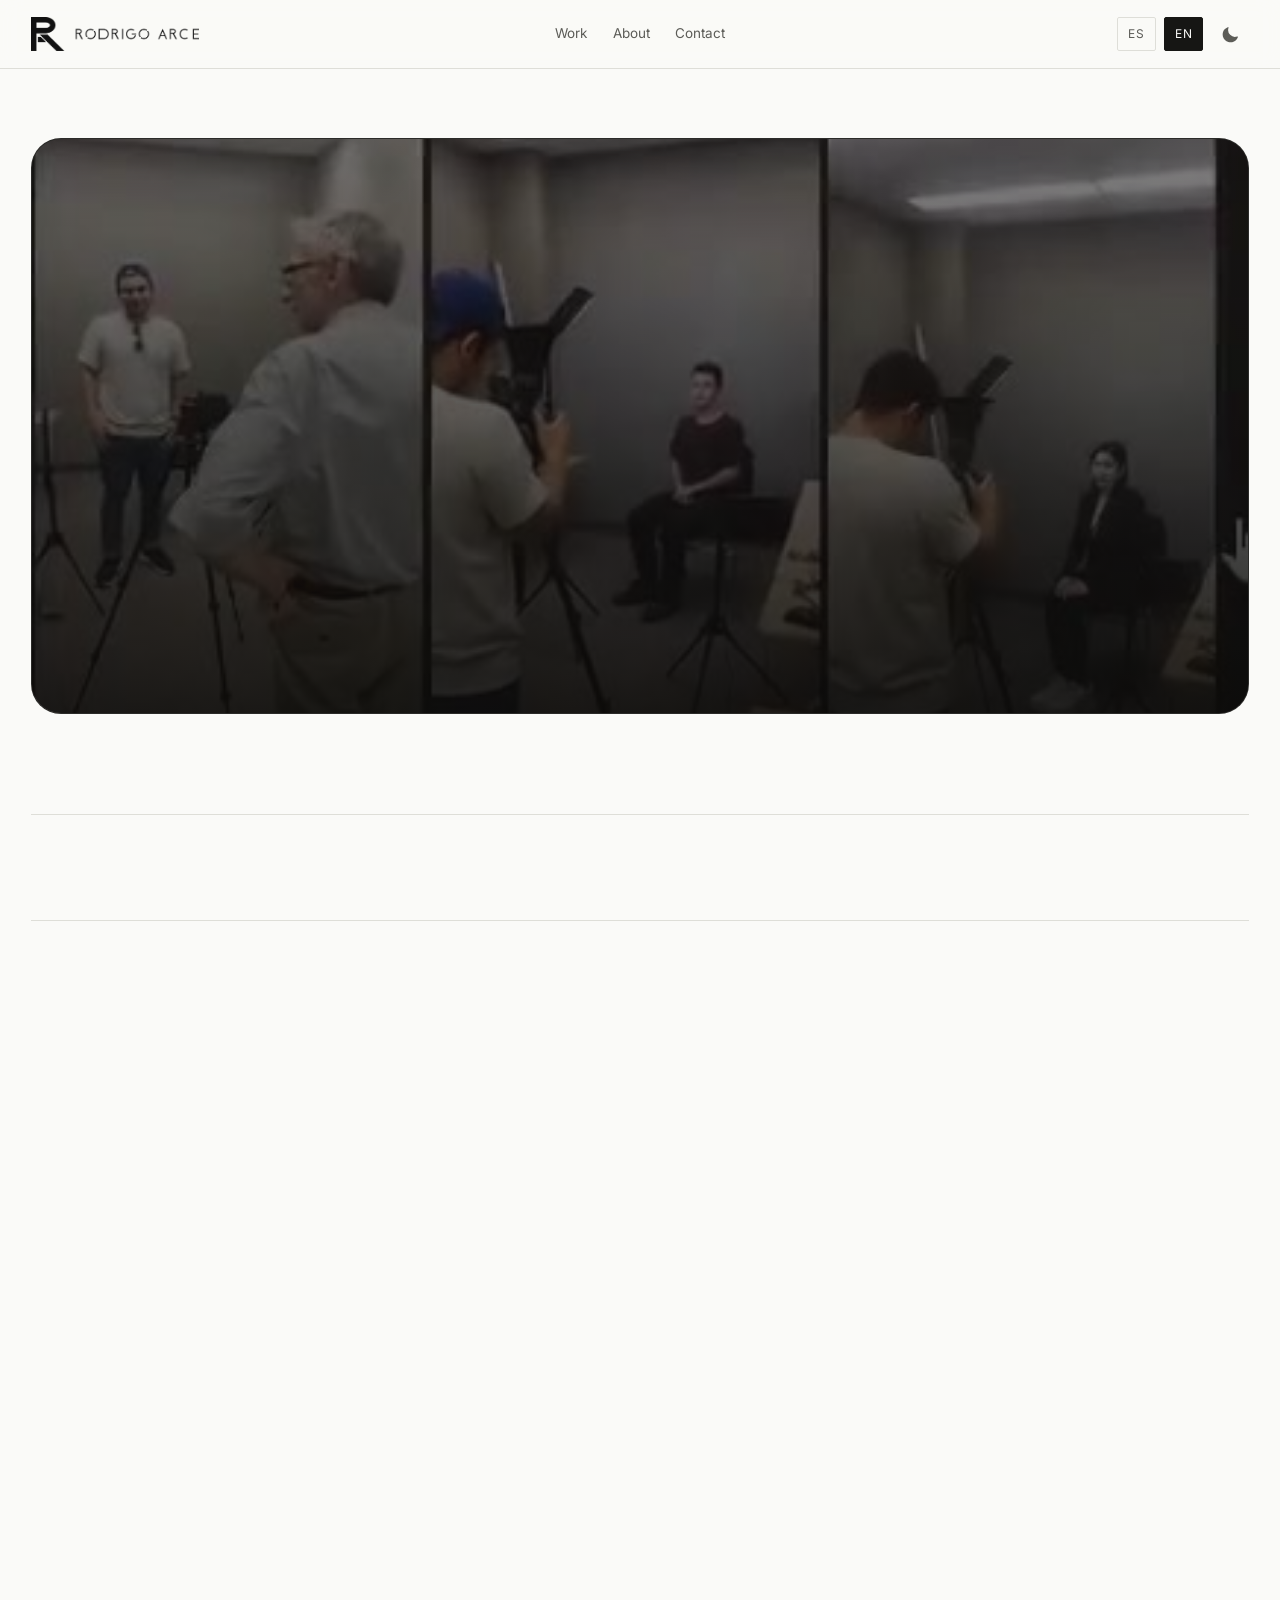
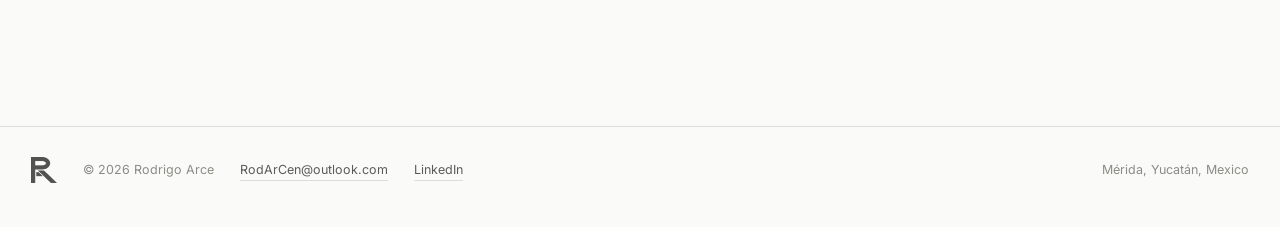
<file: proyectos/tamwood.html>
<!DOCTYPE html>
<html lang="es">
<head>
  <meta charset="utf-8">
  <meta name="viewport" content="width=device-width, initial-scale=1">
  <title data-es="Fotografía de perfil profesional para Tamwood International College — Rodrigo Arce" data-en="Professional profile photography for Tamwood International College — Rodrigo Arce">Fotografía de perfil profesional para Tamwood International College — Rodrigo Arce</title>
  <meta name="description" data-es="Fotografía profesional para los alumnos de Tamwood International College." data-en="Professional photography for the students of Tamwood International College." content="Fotografía profesional para los alumnos de Tamwood International College.">
  <meta name="author" content="Rodrigo Arce">
  <link rel="canonical" href="https://roddrake1995.github.io/portafolio/proyectos/tamwood.html">

  <meta property="og:type" content="website">
  <meta property="og:site_name" content="Rodrigo Arce">
  <meta property="og:title" data-es="Fotografía de perfil profesional para Tamwood International College — Rodrigo Arce" data-en="Professional profile photography for Tamwood International College — Rodrigo Arce" content="Fotografía de perfil profesional para Tamwood International College — Rodrigo Arce">
  <meta property="og:description" data-es="Fotografía profesional para los alumnos de Tamwood International College." data-en="Professional photography for the students of Tamwood International College." content="Fotografía profesional para los alumnos de Tamwood International College.">
  <meta property="og:url" content="https://roddrake1995.github.io/portafolio/proyectos/tamwood.html">
  <meta property="og:image" content="https://roddrake1995.github.io/portafolio/img/tamwood/portada-1400.jpg">
  <meta name="twitter:card" content="summary_large_image">

  <meta name="theme-color" content="#FAFAF8" media="(prefers-color-scheme: light)">
  <meta name="theme-color" content="#0E0E0D" media="(prefers-color-scheme: dark)">

  <link rel="preconnect" href="https://fonts.googleapis.com">
  <link rel="preconnect" href="https://fonts.gstatic.com" crossorigin>
  <link rel="stylesheet" href="https://fonts.googleapis.com/css2?family=Inter:wght@400;500;600&display=swap">
  <link rel="icon" type="image/png" sizes="32x32" href="../favicon-32.png">
  <link rel="apple-touch-icon" href="../apple-touch-icon.png">
  <link rel="stylesheet" href="../styles.css">
  <script>
(function(){try{var t=localStorage.getItem('theme');
if(t==='dark'||t==='light')document.documentElement.setAttribute('data-theme',t);
var l=localStorage.getItem('lang');if(l==='en'||l==='es')document.documentElement.setAttribute('lang',l);
document.documentElement.classList.add('anim');
}catch(e){}})();
</script>
</head>
<body>
<a class="skip" href="#main" data-es="Saltar al contenido" data-en="Skip to content">Saltar al contenido</a>

<header class="site-head">
  <div class="wrap">
    <a class="brand" href="../index.html" aria-label="Rodrigo Arce — inicio">
      <img src="../img/marca/logo-400.png"
           srcset="../img/marca/logo-400.png 400w, ../img/marca/logo-800.png 800w"
           sizes="168px" width="400" height="81"
           alt="Rodrigo Arce">
    </a>
    <nav class="site-nav" aria-label="Principal">
      <a href="../index.html#proyectos" data-es="Proyectos" data-en="Work">Proyectos</a>
      <a href="../index.html#sobre-mi" data-es="Sobre mí" data-en="About">Sobre mí</a>
      <a href="../index.html#contacto" data-es="Contacto" data-en="Contact">Contacto</a>
    </nav>
    <div class="head-end">
      <div class="controls">
        <button class="ctrl" type="button" data-lang-btn="es" aria-pressed="true">ES</button>
        <button class="ctrl" type="button" data-lang-btn="en" aria-pressed="false">EN</button>
        <button class="ctrl ctrl-theme" type="button" data-theme-btn
                data-aria-es="Cambiar a modo oscuro" data-aria-en="Switch to dark mode"
                aria-label="Cambiar a modo oscuro"><svg class="ico ico-sun" viewBox="0 0 24 24" width="19" height="19" fill="none" stroke="currentColor" stroke-width="1.7" stroke-linecap="round" aria-hidden="true"><circle cx="12" cy="12" r="4.2"/><path d="M12 2.6v2.2M12 19.2v2.2M4.2 12H2M22 12h-2.2M6.5 6.5 4.9 4.9M19.1 19.1l-1.6-1.6M17.5 6.5l1.6-1.6M4.9 19.1l1.6-1.6"/></svg><svg class="ico ico-moon" viewBox="0 0 24 24" width="19" height="19" fill="currentColor" aria-hidden="true"><path d="M20.4 14.5A8.6 8.6 0 0 1 9.5 3.6a.7.7 0 0 0-.9-.9 9.9 9.9 0 1 0 12.7 12.7.7.7 0 0 0-.9-.9z"/></svg></button>
      </div>
    </div>
  </div>
</header>

<main id="main">
  <div class="wrap">

    <section class="proj-head">
      <a class="proj-back rvl" href="../index.html#proyectos"
         data-es="← Todos los proyectos" data-en="← All work">← Todos los proyectos</a>

      <div class="proj-hero">
        <figure class="proj-media">
          <video class="head-video" muted loop playsinline preload="none"
                 poster="../img/tamwood/head-poster.jpg" width="414" height="248"
                 data-src="../img/tamwood/head.mp4" aria-hidden="true"></video>
        </figure>
        <div class="proj-copy">
  <p class="card-num rvl">05</p>
  <h1 class="rvl" style="--d:.10s" data-es="Fotografía de perfil profesional para Tamwood International College" data-en="Professional profile photography for Tamwood International College">Fotografía de perfil profesional para Tamwood International College</h1>
  <p class="proj-lede rvl" style="--d:.20s" data-es="Fotografía profesional para los alumnos de Tamwood International College." data-en="Professional photography for the students of Tamwood International College.">Fotografía profesional para los alumnos de Tamwood International College.</p>
        </div>
      </div>
    </section>

    <dl class="facts">
      <div class="fact rvl" style="--d:0.00s">
        <dt data-es="Cliente" data-en="Client">Cliente</dt>
        <dd>Tamwood International College</dd>
      </div>
      <div class="fact rvl" style="--d:0.08s">
        <dt data-es="Año" data-en="Year">Año</dt>
        <dd>2024</dd>
      </div>
      <div class="fact rvl" style="--d:0.16s">
        <dt data-es="Tipo" data-en="Type">Tipo</dt>
        <dd data-es="Diseño gráfico · Fotografía" data-en="Graphic design · Photography">Diseño gráfico · Fotografía</dd>
      </div>
    </dl>

    <section class="story">
      <div class="rvl" style="--d:0.00s">
        <h2 data-es="Contexto" data-en="Context">Contexto</h2>
        <p data-es="Un mismo sistema de estudio — fondo, iluminación y encuadre — aplicado a toda una generación de estudiantes para lograr retratos institucionales consistentes." data-en="A single studio system — background, lighting and framing — applied across an entire student cohort for consistent institutional headshots.">Un mismo sistema de estudio — fondo, iluminación y encuadre — aplicado a toda una generación de estudiantes para lograr retratos institucionales consistentes.</p>
      </div>
      <div class="rvl" style="--d:0.10s">
        <h2 data-es="Mi rol" data-en="My role">Mi rol</h2>
        <p data-es="Desempeñé el papel de fotógrafo para todos los alumnos de un college en Canadá, como parte de un evento de fotografía para perfiles profesionales." data-en="I worked as photographer for all the students of a college in Canada, as part of a photography event for professional profiles.">Desempeñé el papel de fotógrafo para todos los alumnos de un college en Canadá, como parte de un evento de fotografía para perfiles profesionales.</p>
      </div>
      <div class="rvl" style="--d:0.00s">
        <h2 data-es="Proceso" data-en="Process">Proceso</h2>
        <p data-es="Mi proceso fue pensar en una paleta de color acorde con la temática del evento y dirigir a las personas en el evento para obtener el mejor resultado." data-en="My process was to build a color palette matching the event&#x27;s theme and direct the people at the event to get the best result.">Mi proceso fue pensar en una paleta de color acorde con la temática del evento y dirigir a las personas en el evento para obtener el mejor resultado.</p>
      </div>
      <div class="rvl" style="--d:0.10s">
        <h2 data-es="Resultado" data-en="Outcome">Resultado</h2>
        <p data-es="Se entregaron fotografías retocadas listas para publicación." data-en="Retouched photographs were delivered, ready for publication.">Se entregaron fotografías retocadas listas para publicación.</p>
      </div>
    </section>

    <div class="plates">
      <figure class="plate rvl rvl-img"><img src="../img/tamwood/01-1600.jpg" srcset="../img/tamwood/01-800.jpg 800w, ../img/tamwood/01-1600.jpg 1240w" sizes="(min-width:1520px) 716px, (min-width:701px) 47vw, 96vw" width="1240" height="1240" loading="lazy" decoding="async" data-alt-es="Retrato profesional en estudio de un alumno de Tamwood International College (2)" data-alt-en="Studio headshot of a Tamwood International College student (2)" alt="Retrato profesional en estudio de un alumno de Tamwood International College (2)"></figure>
      <figure class="plate plate--video rvl">
        <video class="vid" controls playsinline preload="none"
               poster="../img/tamwood/video-poster.jpg" width="470" height="784"
               data-aria-es="Recap del LinkedIn Picture Day para Tamwood International College"
               data-aria-en="LinkedIn Picture Day recap for Tamwood International College"
               aria-label="Recap del LinkedIn Picture Day para Tamwood International College">
          <source src="../img/tamwood/video.mp4" type="video/mp4">
        </video>
        <figcaption class="plate-cap"
                    data-es="Recap del LinkedIn Picture Day"
                    data-en="LinkedIn Picture Day recap">Recap del LinkedIn Picture Day</figcaption>
      </figure>
      <figure class="plate rvl rvl-img"><img src="../img/tamwood/02-1600.jpg" srcset="../img/tamwood/02-800.jpg 800w, ../img/tamwood/02-1600.jpg 1240w" sizes="(min-width:1520px) 716px, (min-width:701px) 47vw, 96vw" width="1240" height="1240" loading="lazy" decoding="async" data-alt-es="Retrato profesional en estudio de un alumno de Tamwood International College (3)" data-alt-en="Studio headshot of a Tamwood International College student (3)" alt="Retrato profesional en estudio de un alumno de Tamwood International College (3)"></figure>
      <figure class="plate rvl rvl-img"><img src="../img/tamwood/03-1600.jpg" srcset="../img/tamwood/03-800.jpg 800w, ../img/tamwood/03-1600.jpg 1240w" sizes="(min-width:1520px) 716px, (min-width:701px) 47vw, 96vw" width="1240" height="1240" loading="lazy" decoding="async" data-alt-es="Retrato profesional en estudio de un alumno de Tamwood International College (4)" data-alt-en="Studio headshot of a Tamwood International College student (4)" alt="Retrato profesional en estudio de un alumno de Tamwood International College (4)"></figure>
      <figure class="plate rvl rvl-img"><img src="../img/tamwood/04-1600.jpg" srcset="../img/tamwood/04-800.jpg 630w, ../img/tamwood/04-1600.jpg 630w" sizes="(min-width:1520px) 716px, (min-width:701px) 47vw, 96vw" width="630" height="632" loading="lazy" decoding="async" data-alt-es="Retrato profesional en estudio de un alumno de Tamwood International College (5)" data-alt-en="Studio headshot of a Tamwood International College student (5)" alt="Retrato profesional en estudio de un alumno de Tamwood International College (5)"></figure>

    </div>

    <nav class="proj-nav rvl" aria-label="Proyectos">
      <a href="lisbeth.html">
        <span class="lbl" data-es="Anterior" data-en="Previous">Anterior</span>
        <span class="ttl" data-es="Fotografía para Lisbeth Herrera Realtor" data-en="Photography for Lisbeth Herrera Realtor">Fotografía para Lisbeth Herrera Realtor</span>
      </a>
      <a class="next" href="bt50.html">
        <span class="lbl" data-es="Siguiente" data-en="Next">Siguiente</span>
        <span class="ttl" data-es="Fotografía deportiva para Super Sand — Torneo BT50 Beach Tennis 2024" data-en="Sports photography for Super Sand — 2024 BT50 Beach Tennis Tournament">Fotografía deportiva para Super Sand — Torneo BT50 Beach Tennis 2024</span>
      </a>
    </nav>

  </div>
</main>

<footer class="site-foot wrap">
  <img class="foot-mark" src="../img/marca/monograma-96.png"
       srcset="../img/marca/monograma-96.png 96w, ../img/marca/monograma-192.png 192w"
       sizes="26px" width="96" height="98" loading="lazy" alt="">
  <span>© 2026 Rodrigo Arce</span>
  <a href="mailto:RodArCen@outlook.com">RodArCen@outlook.com</a>
  <a href="https://www.linkedin.com/in/rodrigo-arce-aa529742b" target="_blank" rel="noopener noreferrer">LinkedIn</a>
  <span class="sep" data-es="Mérida, Yucatán, México" data-en="Mérida, Yucatán, Mexico">Mérida, Yucatán, México</span>
</footer>

<script src="../script.js"></script>
</body>
</html>
</file>
<file: styles.css>
/* =========================================================
   Rodrigo Arce — portafolio
   Dirección visual: galería con retícula
   ========================================================= */

:root{
  --bg:        #FAFAF8;
  --bg-soft:   #F1F1EE;
  --ink:       #161614;
  --ink-2:     #5C5C57;
  --ink-3:     #8C8C85;
  --rule:      #DEDED8;
  --accent:    #B34A1F;
  --maxw:      1520px;
  --gap:       clamp(16px, 2.2vw, 34px);
  --pad:       clamp(16px, 2.4vw, 40px);
  --sans: "Inter", -apple-system, BlinkMacSystemFont, "Segoe UI", Roboto, Helvetica, Arial, sans-serif;
}

@media (prefers-color-scheme: dark){
  :root:not([data-theme="light"]){
    --bg:      #0E0E0D;
    --bg-soft: #191918;
    --ink:     #F2F2EF;
    --ink-2:   #A8A8A1;
    --ink-3:   #6E6E68;
    --rule:    #2A2A28;
    --accent:  #E9976B;
  }
}
:root[data-theme="dark"]{
  --bg:      #0E0E0D;
  --bg-soft: #191918;
  --ink:     #F2F2EF;
  --ink-2:   #A8A8A1;
  --ink-3:   #6E6E68;
  --rule:    #2A2A28;
  --accent:  #E9976B;
}

*,*::before,*::after{ box-sizing:border-box; }

html{ scroll-behavior:smooth; }
@media (prefers-reduced-motion: reduce){ html{ scroll-behavior:auto; } }

body{
  margin:0;
  background:var(--bg);
  color:var(--ink);
  font-family:var(--sans);
  font-size:16px;
  line-height:1.6;
  -webkit-font-smoothing:antialiased;
  transition:background-color .25s ease, color .25s ease;
}

img{ max-width:100%; height:auto; display:block; }

a{ color:inherit; }

:focus-visible{
  outline:2px solid var(--accent);
  outline-offset:3px;
  border-radius:2px;
}

.wrap{ max-width:var(--maxw); margin-inline:auto; padding-inline:var(--pad); }

.skip{
  position:absolute; left:-9999px; top:0; z-index:100;
  background:var(--ink); color:var(--bg);
  padding:12px 18px; font-size:14px;
}
.skip:focus{ left:12px; top:12px; }

/* ---------- encabezado ---------- */

.site-head{
  position:sticky; top:0; z-index:50;
  background:color-mix(in srgb, var(--bg) 88%, transparent);
  backdrop-filter:saturate(140%) blur(10px);
  border-bottom:1px solid var(--rule);
}
.site-head .wrap{
  display:grid;
  grid-template-columns:1fr auto 1fr;
  grid-template-areas:"brand nav end";
  align-items:center; column-gap:var(--gap);
  min-height:68px;
}
.brand{
  grid-area:brand; justify-self:start;
  display:flex; align-items:center;
  text-decoration:none;
  padding-block:4px;
}
.brand img{
  width:168px; height:auto; display:block;
  /* el logo es tinta casi negra sobre fondo transparente:
     en modo oscuro lo invertimos para que quede en blanco */
  transition:opacity .18s;
}
.brand:hover img{ opacity:.68; }

@media (min-width:560px){ .brand img{ width:168px; } }
@media (max-width:559px){ .brand img{ width:134px; } }

@media (prefers-color-scheme: dark){
  :root:not([data-theme="light"]) .brand img,
  :root:not([data-theme="light"]) .foot-mark{ filter:invert(1); }
}
:root[data-theme="dark"] .brand img,
:root[data-theme="dark"] .foot-mark{ filter:invert(1); }

.foot-mark{
  width:26px; height:auto; display:block; flex:none;
  opacity:.72;
}
.site-nav{ grid-area:nav; justify-self:center; display:flex; gap:clamp(14px,2vw,28px); }
.head-end{ grid-area:end; justify-self:end; display:flex; align-items:center; gap:12px; }
.site-nav a{
  font-size:13.5px; color:var(--ink-2); text-decoration:none;
  padding-block:4px; border-bottom:1px solid transparent;
}
.site-nav a:hover{ color:var(--ink); border-bottom-color:var(--accent); }

.controls{ display:flex; gap:8px; align-items:center; }
.ctrl{
  font:inherit; font-size:12px; letter-spacing:.06em; text-transform:uppercase;
  background:none; border:1px solid var(--rule); color:var(--ink-2);
  padding:6px 10px; cursor:pointer; border-radius:2px;
  transition:border-color .15s, color .15s;
}
.ctrl:hover{ color:var(--ink); border-color:var(--ink-3); }
.ctrl[aria-pressed="true"]{ color:var(--bg); background:var(--ink); border-color:var(--ink); }

/* Boton "Hablemos / Let's talk": pastilla de tinta con circulo de flecha.
   Al pasar el cursor la flecha gira hacia arriba y el circulo crece. */
.talk{
  display:inline-flex; align-items:center; gap:12px;
  height:46px; padding:0 6px 0 22px;
  border-radius:999px;
  background:#FFFFFF; color:#161614;
  font-size:14px; font-weight:500; letter-spacing:-.005em;
  text-decoration:none; white-space:nowrap;
  transition:background-color .25s ease;
}
.talk-ico{
  width:34px; height:34px; flex:none;
  display:grid; place-items:center;
  border-radius:50%;
  background:#161614; color:#FFFFFF;
  transition:transform .45s cubic-bezier(.2,.7,.2,1);
}
.talk-ico svg{ transition:transform .45s cubic-bezier(.2,.7,.2,1); }
.talk:hover, .talk:focus-visible{ background:rgba(255,255,255,.84); }
.talk:hover .talk-ico, .talk:focus-visible .talk-ico{ transform:scale(1.1); }
.talk:hover .talk-ico svg, .talk:focus-visible .talk-ico svg{ transform:rotate(-45deg); }
.talk:active .talk-ico{ transform:scale(.94); }

/* Tablet y movil: el menu baja a una segunda fila */
@media (max-width:860px){
  .site-head .wrap{
    grid-template-columns:1fr auto;
    grid-template-areas:"brand end" "nav nav";
    row-gap:4px; padding-block:10px 6px;
  }
  .site-nav{ justify-self:start; }
}
/* Cambio de tema: un solo boton con sol y luna que se relevan girando */
.ctrl-theme{
  position:relative;
  width:38px; height:38px; padding:0;
  display:grid; place-items:center;
  border:none; border-radius:10px;
  background:transparent; color:var(--ink-2);
  transition:background-color .2s ease, color .2s ease;
}
.ctrl-theme:hover{ background:var(--bg-soft); color:var(--ink); }
.ctrl-theme .ico{
  grid-area:1 / 1;
  transition:opacity .35s ease, transform .45s cubic-bezier(.2,.7,.2,1);
}
.ctrl-theme .ico-sun{ opacity:0; transform:rotate(-70deg) scale(.5); }
.ctrl-theme .ico-moon{ opacity:1; transform:none; }
.ctrl-theme.is-dark .ico-sun{ opacity:1; transform:none; }
.ctrl-theme.is-dark .ico-moon{ opacity:0; transform:rotate(70deg) scale(.5); }

/* el cambio de tema se siente como un fundido, no como un salto */
body, .site-head, .work-btn, .ctrl, .btn, .tools li, .sec-head, .plate{
  transition:background-color .35s ease, color .35s ease, border-color .35s ease;
}

@media (max-width:460px){
  .head-end{ gap:8px; }
}

/* ---------- entradas ----------
   Los elementos aparecen cuando su sección entra en pantalla.
   La clase .anim la pone el script del <head> antes de pintar, así que
   si alguien navega sin JavaScript todo se ve normal, sin animación. */

.rvl{
  transition:opacity .85s cubic-bezier(.2,.7,.2,1) var(--d,0s),
             transform .85s cubic-bezier(.2,.7,.2,1) var(--d,0s);
}
.anim .rvl{ opacity:0; transform:translateY(26px); }
.anim .rvl.rvl-img{ transform:scale(1.035); }
/* si el elemento salió por arriba, al volver entra desde arriba */
.anim .rvl.from-top{ transform:translateY(-26px); }
.anim .rvl.rvl-img.from-top{ transform:scale(1.035); }
.anim .rvl.in{ opacity:1; transform:none; }

/* el titular sube renglón por renglón desde detrás de su propia línea */
.anim .ln{
  opacity:1; transform:none;
  overflow:hidden;
  padding-bottom:.1em; margin-bottom:-.1em;
}
.anim .ln .w{
  display:block;
  transform:translateY(108%);
  transition:transform .95s cubic-bezier(.2,.75,.2,1) var(--d,0s);
}
.anim .ln.from-top .w{ transform:translateY(-108%); }
.anim .ln.in .w{ transform:none; }

@media (prefers-reduced-motion: reduce){
  .anim .rvl, .anim .ln .w{ opacity:1 !important; transform:none !important; transition:none; }
}

/* ---------- hero ---------- */
/* Panel grafito con la malla animada de fondo. Texto a la izquierda,
   retrato a la derecha fundido con el panel, y una nota de contacto
   flotando sobre la foto. Todo en blancos, negros y grises. */

:root{
  --hero-base:   #1B1B19;
  --hero-light:  rgba(255,255,255,.40);
  --hero-mid:    rgba(206,206,200,.40);
  --hero-dark:   rgba(0,0,0,.70);
  --hero-ink:    #FFFFFF;
  --hero-ink-2:  rgba(255,255,255,.60);
  --hero-ink-3:  rgba(255,255,255,.74);
  --hero-line:   rgba(255,255,255,.16);
  --hero-edge:   rgba(255,255,255,.07);
  --hero-scrim:  rgba(0,0,0,.34);
}
@media (prefers-color-scheme: dark){
  :root:not([data-theme="light"]){
    --hero-base:  #141413;
    --hero-light: rgba(255,255,255,.30);
    --hero-mid:   rgba(176,176,170,.34);
    --hero-edge:  rgba(255,255,255,.11);
  }
}
:root[data-theme="dark"]{
  --hero-base:  #141413;
  --hero-light: rgba(255,255,255,.30);
  --hero-mid:   rgba(176,176,170,.34);
  --hero-edge:  rgba(255,255,255,.11);
}

.hero{ padding-block: clamp(16px,3vh,28px) clamp(48px,8vh,90px); }

.hero-card{
  position:relative;
  isolation:isolate;
  overflow:hidden;
  display:grid;
  grid-template-columns:minmax(0,7fr) minmax(0,5fr);
  min-height:clamp(560px, calc(100svh - 130px), 760px);
  border:1px solid var(--hero-edge);
  border-radius:clamp(20px,2.4vw,30px);
  background:var(--hero-base);
  color:var(--hero-ink);
}

/* --- malla animada (igual que antes, recorrida hacia la izquierda) --- */
.hero-mesh{ position:absolute; inset:-35%; z-index:0; pointer-events:none; }
.hero-mesh::before,
.hero-mesh::after,
.hero-card::before{
  content:""; position:absolute; border-radius:50%;
  filter:blur(58px); will-change:transform;
}
.hero-mesh::before{
  width:62%; height:130%; left:-6%; top:-16%;
  background:radial-gradient(circle at 50% 50%, var(--hero-light), transparent 64%);
  animation:hero-drift-a 17s ease-in-out -6s infinite alternate;
}
.hero-mesh::after{
  width:80%; height:140%; right:-14%; top:-22%;
  background:radial-gradient(circle at 50% 50%, var(--hero-dark), transparent 66%);
  animation:hero-drift-b 21s ease-in-out -13s infinite alternate;
}
.hero-card::before{
  z-index:0; width:60%; height:120%; left:6%; bottom:-40%;
  background:radial-gradient(circle at 50% 50%, var(--hero-mid), transparent 68%);
  animation:hero-drift-c 25s ease-in-out -3s infinite alternate;
}
@keyframes hero-drift-a{
  0%   { transform:translate3d(-18%,12%,0) scale(.82); }
  50%  { transform:translate3d(30%,-16%,0) scale(1.26); }
  100% { transform:translate3d(0,22%,0) scale(.9); }
}
@keyframes hero-drift-b{
  0%   { transform:translate3d(12%,-14%,0) scale(1.22); }
  50%  { transform:translate3d(-30%,18%,0) scale(.86); }
  100% { transform:translate3d(-8%,-22%,0) scale(1.16); }
}
@keyframes hero-drift-c{
  0%   { transform:translate3d(4%,6%,0) scale(1); }
  50%  { transform:translate3d(-20%,-22%,0) scale(1.3); }
  100% { transform:translate3d(22%,-8%,0) scale(.9); }
}

/* velo detras del texto para que el contraste no dependa de la malla */
.hero-card::after{
  content:""; position:absolute; inset:0; z-index:2; pointer-events:none;
  background:radial-gradient(ellipse 60% 75% at 22% 52%, var(--hero-scrim), transparent 72%);
}

/* --- retrato --- */
.hero-photo{
  position:absolute; z-index:1;
  top:-6%; bottom:0; right:0; width:50%;
  margin:0;
  -webkit-mask-image:linear-gradient(to right, transparent 0%, #000 36%);
          mask-image:linear-gradient(to right, transparent 0%, #000 36%);
}
.hero-photo img{
  width:100%; height:100%;
  object-fit:cover; object-position:58% 30%;
}

/* --- texto --- */
.hero-copy{
  position:relative; z-index:3;
  grid-column:1;
  display:flex; flex-direction:column; justify-content:center;
  padding:clamp(48px,7vw,92px) 0 clamp(40px,6vw,72px) clamp(28px,5.6vw,76px);
}
.hero-tag{
  display:inline-flex; align-items:center; gap:7px;
  width:fit-content;
  margin:0 0 clamp(22px,3vw,32px);
  padding:7px 14px 7px 11px;
  border:1px solid var(--hero-line); border-radius:999px;
  font-size:12.5px; font-weight:500; letter-spacing:.01em;
  color:var(--hero-ink-3);
}
.hero-tag svg{ opacity:.85; }

/* Titular con dos familias: el sans corta y la serif fluye.
   Cada renglon cambia de voz, sin cambiar de tamano. */
.hero-title{
  margin:0 0 clamp(20px,2.6vw,30px);
  font-weight:400;
  font-size:clamp(46px,6.1vw,88px);
  line-height:1.0;
}
.hero-title span{ display:block; }
.hero-title .t-sans{
  font-family:var(--sans);
  font-weight:600;
  font-size:.82em;
  letter-spacing:-.035em;
  line-height:1.12;
}
.hero-title .t-italic,
.hero-title .t-serif{
  font-family:"Instrument Serif", Georgia, "Times New Roman", serif;
  letter-spacing:-.018em;
}
.hero-title .t-italic{ font-style:italic; font-size:1.06em; }
.hero-title .t-serif{ color:var(--hero-ink-2); }

.hero-lede{
  margin:0 0 16px;
  max-width:42ch;
  font-size:clamp(16.5px,1.5vw,20px); line-height:1.58;
  color:var(--hero-ink-3);
}
/* la cita: misma serif del titular, con una linea fina que la separa */
.hero-quote{
  margin:0 0 clamp(26px,3.4vw,36px);
  padding-left:20px;
  border-left:1px solid var(--hero-line);
  max-width:44ch;
  font-family:"Instrument Serif", Georgia, "Times New Roman", serif;
  font-style:italic;
  font-size:clamp(18px,1.65vw,23px); line-height:1.46;
  color:var(--hero-ink-2);
}

.hero-actions{ display:flex; flex-wrap:wrap; gap:10px; }
.pill{
  display:inline-flex; align-items:center; justify-content:center;
  height:46px; padding:0 22px;
  border-radius:999px;
  font-size:14px; font-weight:500;
  text-decoration:none; white-space:nowrap;
  transition:background-color .2s ease, border-color .2s ease, color .2s ease;
}
.pill--solid{ background:#FFFFFF; color:#161614; }
.pill--solid:hover{ background:rgba(255,255,255,.84); }
.pill--ghost{ border:1px solid rgba(255,255,255,.30); color:var(--hero-ink); }
.pill--ghost:hover{ border-color:#FFFFFF; background:rgba(255,255,255,.06); }
.hero .pill:focus-visible, .hero-note:focus-visible{ outline:2px solid #FFFFFF; outline-offset:3px; }

/* --- nota de contacto sobre la foto --- */
.hero-note{
  position:absolute; z-index:4;
  right:clamp(16px,2.4vw,30px); bottom:clamp(16px,2.4vw,30px);
  width:min(330px, 38%);
  display:flex; align-items:center; gap:16px;
  padding:16px 14px 16px 20px;
  border-radius:18px;
  border:1px solid rgba(255,255,255,.16);
  background:rgba(24,24,22,.44);
  -webkit-backdrop-filter:blur(16px) saturate(120%);
          backdrop-filter:blur(16px) saturate(120%);
  color:var(--hero-ink); text-decoration:none;
  transition:border-color .25s ease, background-color .25s ease;
}
.hero-note-txt{ flex:1; min-width:0; }
.hero-note strong{ display:block; font-size:14.5px; font-weight:600; line-height:1.3; }
.hero-note-txt span{ display:block; margin-top:4px; font-size:13px; color:var(--hero-ink-2); }
.hero-note-ico{
  width:42px; height:42px; flex:none;
  display:grid; place-items:center;
  border-radius:12px; background:#FFFFFF; color:#161614;
  transition:transform .4s cubic-bezier(.2,.7,.2,1);
}
.hero-note:hover{ border-color:rgba(255,255,255,.34); background:rgba(24,24,22,.58); }
.hero-note:hover .hero-note-ico{ transform:translate(2px,-2px); }

/* --- tablet: foto mas angosta, nota mas chica --- */
@media (max-width:1060px){
  .hero-card{ grid-template-columns:minmax(0,3fr) minmax(0,2fr); }
  .hero-photo{ width:48%; }
  .hero-note{ width:min(300px, 42%); }
}

/* --- movil: texto arriba, retrato abajo con la nota encima --- */
@media (max-width:760px){
  .hero-card{ display:flex; flex-direction:column; min-height:0; }
  .hero-copy{ padding:40px 24px 8px; }
  .hero-card::after{ background:radial-gradient(ellipse 90% 50% at 40% 30%, var(--hero-scrim), transparent 75%); }
  .hero-photo{
    position:relative; top:auto; width:100%; height:auto;
    aspect-ratio:1 / 1; margin-top:-56px;
    -webkit-mask-image:linear-gradient(to bottom, transparent 0%, #000 18%);
            mask-image:linear-gradient(to bottom, transparent 0%, #000 18%);
  }
  .hero-photo img{ object-position:58% 92%; }
  .hero-note{ left:16px; right:16px; bottom:16px; width:auto; }
  .hero-mesh::before, .hero-mesh::after, .hero-card::before{ filter:blur(44px); }
}

@media (prefers-reduced-motion: reduce){
  .hero-mesh::before, .hero-mesh::after, .hero-card::before{ animation:none; }
  .talk-ico, .talk-ico svg, .hero-note-ico{ transition:none; }
}

/* ---------- rótulos de sección ---------- */

.sec{ padding-block: clamp(48px,8vh,96px); }
.sec-head{
  display:flex; align-items:baseline; gap:16px;
  padding-bottom:14px; margin-bottom:clamp(26px,4vw,48px);
  border-bottom:1px solid var(--rule);
}
.sec-head h2{
  margin:0; font-size:13px; font-weight:600;
  letter-spacing:.14em; text-transform:uppercase;
}
.sec-head span{ font-size:12px; color:var(--ink-3); letter-spacing:.06em; }

/* ---------- proyectos: carrusel curvo ---------- */
/* Las tarjetas se acomodan sobre una curva (como una pantalla cóncava)
   y avanzan solas muy despacio. Se pueden arrastrar, usar las flechas
   o recorrer con el teclado; el movimiento se detiene con el cursor encima. */

.work{ overflow:hidden; }
/* Título de proyectos: la primera frase afirma en sans, la segunda
   canta en serif itálica. Cada renglón sube desde su propia línea. */
.work-title{
  margin:0 auto clamp(38px,5vw,66px);
  text-align:center;
  font-weight:400;
  text-wrap:balance;
}
.work-title .wt-lead{
  display:block; max-width:34ch; margin-inline:auto;
  margin-bottom:.34em;
  font-family:var(--sans);
  font-weight:600;
  font-size:clamp(17px,1.75vw,25px);
  line-height:1.2;
  letter-spacing:-.02em;
  color:var(--ink-2);
}
.work-title .wt-claim{
  display:block; max-width:19ch; margin-inline:auto;
  font-family:"Instrument Serif", Georgia, "Times New Roman", serif;
  font-style:italic;
  font-size:clamp(34px,4.5vw,64px);
  line-height:1.04;
  letter-spacing:-.018em;
}

.work-stage{
  --card-w:clamp(200px, 19vw, 300px);
  position:relative;
  /* alto = imagen 3:4 + pie con el nombre */
  height:calc(var(--card-w) * 4 / 3 + 110px);
  perspective:1200px;
  perspective-origin:50% 42%;
  touch-action:pan-y;
  user-select:none; -webkit-user-select:none;
  cursor:grab;
}
.work-stage.is-drag{ cursor:grabbing; }

.work-track{ list-style:none; margin:0; padding:0; position:absolute; inset:0; transform-style:preserve-3d; pointer-events:none; }
.work-card{
  position:absolute; top:24px; left:50%;
  width:var(--card-w);
  margin-left:calc(var(--card-w) / -2);
  will-change:transform, opacity;
  backface-visibility:hidden;
  pointer-events:auto;
}
.work-card a{
  display:block;
  color:var(--ink); text-decoration:none;
  -webkit-user-drag:none;
  transition:filter .45s ease;
}
.work-img{
  display:block;
  aspect-ratio:3 / 4;
  overflow:hidden;
  border-radius:clamp(16px,1.8vw,24px);
  background:var(--bg-soft);
}
.work-img img{
  width:100%; height:100%;
  object-fit:cover;
  transition:transform .8s cubic-bezier(.2,.7,.2,1);
  pointer-events:none;
}
/* nombre debajo de la imagen: viaja y gira con la tarjeta */
.work-name{
  display:block;
  margin-top:16px;
  padding-inline:6%;
  text-align:center;
  font-family:"Instrument Serif", Georgia, "Times New Roman", serif;
  font-size:clamp(19px,1.7vw,25px); line-height:1.12;
  letter-spacing:-.005em;
  text-wrap:balance;
}

/* Realce al pasar el cursor: la tarjeta crece (desde script.js) y las demás
   se atenúan para que la elegida destaque. */
.work-stage.has-hover .work-card:not(.is-hover) a{ filter:brightness(.55) saturate(.75); opacity:.9; }
.work-card.is-hover img{ transform:scale(1.03); }
.work-card a:focus-visible{ outline:none; }
.work-card a:focus-visible .work-img{ outline:2px solid var(--ink); outline-offset:4px; }

.work-ctrl{ display:flex; justify-content:center; gap:10px; margin-top:clamp(24px,3vw,36px); }
.work-btn{
  width:46px; height:46px; display:grid; place-items:center;
  border-radius:50%;
  border:1px solid var(--rule); background:transparent; color:var(--ink);
  cursor:pointer;
  transition:background-color .2s ease, border-color .2s ease, color .2s ease;
}
.work-btn:hover{ background:var(--ink); border-color:var(--ink); color:var(--bg); }

@media (max-width:640px){
  .work-stage{ --card-w:52vw; perspective:900px; }
}

/* Numeración de las páginas de proyecto */
.card-num{
  font-size:11px; letter-spacing:.16em;
  color:var(--ink-3);
  font-variant-numeric:tabular-nums;
}

/* ---------- sobre mí ----------
   Texto a la izquierda en dos voces (sans que informa, serif que afirma)
   y el retrato a la derecha. */

.about{
  display:grid; grid-template-columns:1fr; gap:clamp(34px,4vw,72px);
  align-items:center;
  max-width:1220px; margin-inline:auto;   /* el bloque respira a los dos lados */
}
@media (min-width:900px){
  .about{ grid-template-columns:minmax(0,6.4fr) minmax(0,5.6fr); }
}
.about-col{ min-width:0; }

.about-kicker{
  margin:0 0 clamp(18px,2vw,26px);
  font-size:12px; font-weight:600; letter-spacing:.16em; text-transform:uppercase;
  color:var(--ink-3);
}
.about-lede{
  margin:0 0 clamp(22px,2.6vw,30px);
  max-width:50ch;
  font-size:clamp(16.5px,1.45vw,19.5px); line-height:1.62;
}
.about-credo{
  margin:0 0 clamp(30px,3.4vw,42px);
  max-width:26ch;
  font-family:"Instrument Serif", Georgia, "Times New Roman", serif;
  font-style:italic;
  font-size:clamp(23px,2.6vw,36px); line-height:1.2;
  letter-spacing:-.012em;
  color:var(--ink);
}

.tools{
  list-style:none; margin:0 0 clamp(34px,4vw,52px); padding:0;
  display:flex; flex-wrap:wrap; gap:8px;
}
.tools li{
  font-size:12.5px; letter-spacing:.03em;
  border:1px solid var(--rule); padding:7px 13px; border-radius:999px;
  color:var(--ink-2);
}

/* Áreas de trabajo: en dos columnas y con la serif en grande, para que
   pese como parte del discurso y no como una lista de trámite. */
.about-label{
  margin:0 0 18px;
  font-size:11px; font-weight:600; letter-spacing:.16em; text-transform:uppercase;
  color:var(--ink-3);
}
.services{
  list-style:none; margin:0; padding:0;
  display:grid; grid-template-columns:repeat(2, minmax(0,1fr));
  column-gap:clamp(22px,3vw,48px);
}
.services li{
  display:flex; align-items:baseline; gap:12px;
  padding:12px 0 13px;
  border-bottom:1px solid var(--rule);
}
.services .n{
  font-size:10.5px; color:var(--ink-3); letter-spacing:.1em;
  font-variant-numeric:tabular-nums; flex:none;
  transform:translateY(-.55em);
}
.services .t{
  font-family:"Instrument Serif", Georgia, "Times New Roman", serif;
  font-size:clamp(21px,2.1vw,30px);
  line-height:1.15;
  letter-spacing:-.012em;
  color:var(--ink);
}
@media (max-width:560px){
  .services{ grid-template-columns:1fr; }
  .services .t{ font-size:22px; }
}

/* el retrato va recortado, sin marco ni fondo */
.about-photo{
  position:relative;
  margin:0;
  display:flex; justify-content:center; align-items:flex-end;
}
/* en modo oscuro la ropa negra se funde con el fondo: un halo tenue
   detrás del sujeto le devuelve el cuerpo sin dibujar un recuadro */
.about-photo::before{
  content:""; position:absolute; z-index:-1; pointer-events:none;
  left:6%; right:6%; bottom:0; height:78%;
  opacity:0;
  background:radial-gradient(ellipse 58% 100% at 50% 92%, rgba(255,255,255,.07), transparent 72%);
  transition:opacity .35s ease;
}
@media (prefers-color-scheme: dark){
  :root:not([data-theme="light"]) .about-photo::before{ opacity:1; }
}
:root[data-theme="dark"] .about-photo::before{ opacity:1; }
.about-photo img{
  display:block;
  width:100%; height:auto;
  /* el pie se desvanece para que el recorte no termine en un corte recto */
  -webkit-mask-image:linear-gradient(to bottom, #000 86%, transparent 100%);
          mask-image:linear-gradient(to bottom, #000 86%, transparent 100%);
}
@media (max-width:899px){
  .about-photo{ margin-top:10px; }
  .about-photo img{ max-width:400px; margin-inline:auto; }
}

/* ---------- contacto ----------
   Una frase que ocupa la pantalla a la izquierda y, a la derecha,
   el formulario con los datos de contacto y las redes. */

.contact{
  padding-block: clamp(70px,11vh,130px) clamp(60px,9vh,110px);
  min-height:88svh;
  display:flex; align-items:center;
}
.contact-grid{
  width:100%;
  display:grid; grid-template-columns:1fr; gap:clamp(40px,5vw,80px);
  align-items:start;
}
@media (min-width:920px){
  .contact-grid{ grid-template-columns:minmax(0,1.05fr) minmax(0,1fr); gap:clamp(48px,6vw,110px); }
}

.contact-title{
  margin:0 0 clamp(20px,2.4vw,30px);
  font-family:"Instrument Serif", Georgia, "Times New Roman", serif;
  font-weight:400;
  font-size:clamp(54px,9.2vw,150px);
  line-height:.92;
  letter-spacing:-.025em;
}
.contact-title .ln{ display:block; }
.contact-title .ln:last-child{ color:var(--ink-2); }
.contact-note{
  margin:0; max-width:34ch;
  font-size:clamp(15.5px,1.35vw,18px); line-height:1.6;
  color:var(--ink-2);
}

/* --- formulario --- */
.form{ display:grid; gap:clamp(18px,2vw,24px); }
.field{ position:relative; }
.field input,
.field textarea{
  width:100%;
  font:inherit; font-size:16px; color:var(--ink);
  background:none; border:none;
  border-bottom:1px solid var(--rule);
  border-radius:0;
  padding:22px 0 9px;
  transition:border-color .2s ease;
  resize:vertical;
}
.field textarea{ min-height:92px; }
.field label{
  position:absolute; left:0; top:18px;
  font-size:15px; color:var(--ink-3);
  pointer-events:none;
  transition:transform .22s ease, font-size .22s ease, color .22s ease;
  transform-origin:left top;
}
.field input:focus, .field textarea:focus{ outline:none; border-bottom-color:var(--ink); }
.field input:focus + label,
.field textarea:focus + label,
.field input:not(:placeholder-shown) + label,
.field textarea:not(:placeholder-shown) + label{
  transform:translateY(-17px); font-size:11.5px; letter-spacing:.09em; text-transform:uppercase;
  color:var(--ink-3);
}
.field.is-bad input, .field.is-bad textarea{ border-bottom-color:var(--accent); }

/* Los dos botones del formulario: correo (relleno) y WhatsApp (contorno) */
.form-acciones{
  display:flex; flex-wrap:wrap; align-items:center;
  gap:12px; margin-top:4px;
}
.form-send,
.form-wa{
  cursor:pointer; border:none;
  font:inherit; font-size:14px; font-weight:500;
}
.form-send{ background:var(--ink); color:var(--bg); }
.form-send .talk-ico{ background:var(--bg); color:var(--ink); }
.form-send:hover{ background:color-mix(in srgb, var(--ink) 82%, var(--bg)); }

.form-wa{
  background:none; color:var(--ink);
  border:1px solid var(--rule);
}
.form-wa .talk-ico{ background:none; color:var(--ink); border:1px solid var(--rule); }
.form-wa:hover, .form-wa:focus-visible{
  background:var(--bg-soft); border-color:var(--ink-3);
}
.form-wa:hover .talk-ico svg,
.form-wa:focus-visible .talk-ico svg{ transform:none; }
.form-msg{
  margin:0; min-height:1.2em;
  font-size:13.5px; color:var(--ink-2);
}
.form-msg.is-bad{ color:var(--accent); }

/* --- datos y redes --- */
.contact-side{
  display:grid; grid-template-columns:repeat(2, minmax(0,1fr));
  gap:clamp(20px,2.4vw,34px);
  margin-top:clamp(34px,4vw,52px);
  padding-top:clamp(24px,3vw,34px);
  border-top:1px solid var(--rule);
}
.contact-mail{
  display:block; font-size:clamp(15px,1.3vw,17px); color:var(--ink);
  text-decoration:none; border-bottom:1px solid var(--rule); padding-bottom:3px; width:fit-content;
  transition:border-color .2s ease;
}
.contact-mail:hover{ border-bottom-color:var(--ink); }
.contact-cv{
  display:inline-block; margin-top:12px;
  font-size:13.5px; color:var(--ink-2); text-decoration:none;
  border-bottom:1px solid transparent;
}
.contact-cv:hover{ color:var(--ink); border-bottom-color:var(--rule); }

.socials{ display:flex; flex-direction:column; gap:10px; }
.socials a{
  display:inline-flex; align-items:center; gap:10px;
  font-size:14px; color:var(--ink-2); text-decoration:none;
  transition:color .2s ease;
}
.socials a:hover{ color:var(--ink); }

@media (max-width:560px){
  .contact-side{ grid-template-columns:1fr; }
}

/* ---------- pie ---------- */

.site-foot{
  border-top:1px solid var(--rule);
  padding-block:30px 44px;
  font-size:12.5px; color:var(--ink-3);
  display:flex; flex-wrap:wrap; gap:10px 26px; align-items:center;
}
.site-foot a{ color:var(--ink-2); text-decoration:none; border-bottom:1px solid var(--rule); }
.site-foot a:hover{ color:var(--ink); border-bottom-color:var(--accent); }
.site-foot .sep{ margin-left:auto; }

/* ---------- página de proyecto ---------- */

/* ---------- portada de cada proyecto ----------
   La imagen o el video ocupan todo el bloque y el texto va encima.
   Al medio se le baja la opacidad y se le pone un velo oscuro,
   así el título se lee igual de bien en modo claro y en oscuro. */
.proj-head{ padding-block: clamp(10px,2vh,20px) clamp(26px,4vw,44px); }

.proj-back{
  display:inline-block; font-size:12px; letter-spacing:.08em; text-transform:uppercase;
  color:var(--ink-3); text-decoration:none; margin-bottom:clamp(16px,2.6vw,28px);
}
.proj-back:hover{ color:var(--accent); }

.proj-hero{
  position:relative;
  isolation:isolate;
  overflow:hidden;
  display:flex;
  align-items:flex-end;
  min-height:clamp(400px, 64svh, 620px);
  border:1px solid var(--hero-edge);
  border-radius:clamp(20px,2.4vw,30px);
  background:var(--hero-base);
  color:var(--hero-ink);
}

/* el medio de fondo, atenuado */
.proj-media{ position:absolute; inset:0; z-index:0; margin:0; }
.proj-media img,
.proj-media video{
  width:100%; height:100%;
  object-fit:cover; display:block;
  opacity:.55;
}

/* velo: más denso abajo, donde va el texto */
.proj-hero::after{
  content:""; position:absolute; inset:0; z-index:1; pointer-events:none;
  background:linear-gradient(to top,
    rgba(10,10,9,.84) 0%,
    rgba(10,10,9,.46) 46%,
    rgba(10,10,9,.18) 100%);
}

.proj-copy{
  position:relative; z-index:2;
  padding:clamp(28px,4.6vw,58px) clamp(24px,5vw,66px);
  max-width:min(100%, 960px);
}
.proj-hero .card-num{ margin:0 0 12px; color:var(--hero-ink-2); }
.proj-hero h1{
  margin:0 0 14px; font-size:clamp(28px,4.6vw,52px);
  line-height:1.08; letter-spacing:-.03em; font-weight:600; max-width:19ch;
  color:var(--hero-ink);
}
.proj-hero .proj-lede{
  margin:0; font-size:clamp(15px,1.7vw,19px);
  color:var(--hero-ink-3); max-width:52ch;
}

@media (max-width:640px){
  .proj-hero{ min-height:clamp(360px,72svh,540px); }
}


.facts{
  display:grid; gap:var(--gap) clamp(16px,3vw,40px);
  grid-template-columns:repeat(auto-fit,minmax(150px,1fr));
  border-block:1px solid var(--rule);
  padding-block:clamp(20px,3vw,30px);
  margin-block:clamp(30px,5vw,56px);
}
.fact dt{
  font-size:11px; letter-spacing:.12em; text-transform:uppercase;
  color:var(--ink-3); margin-bottom:6px;
}
.fact dd{ margin:0; font-size:14.5px; line-height:1.45; }

.story{
  display:grid; gap:clamp(26px,4vw,48px);
  grid-template-columns:1fr;
  margin-bottom:clamp(40px,7vw,80px);
}
@media (min-width:820px){ .story{ grid-template-columns:repeat(2,1fr); } }
.story h2{
  margin:0 0 10px; font-size:11.5px; font-weight:600;
  letter-spacing:.14em; text-transform:uppercase; color:var(--ink-3);
}
.story p{ margin:0; font-size:15.5px; line-height:1.62; max-width:54ch; }

/* Galería de cada proyecto: dos columnas.
   Las imágenes fluyen por la primera columna y luego por la segunda,
   así se acomodan sin dejar huecos aunque sean verticales y horizontales.
   Conservan su proporción original, nunca se recortan.
   En pantallas chicas todo baja a una sola columna. */
.plates{
  column-count:2;
  column-gap:clamp(14px,2.2vw,30px);
}
.plate{
  margin:0 0 clamp(14px,2.2vw,30px);
  background:var(--bg-soft);
  break-inside:avoid;
  -webkit-column-break-inside:avoid;
}
.plate img{ width:100%; }

/* Un video dentro del catálogo se comporta igual que una foto. */
.plate--video video,
.plate--loop video{ width:100%; height:auto; display:block; background:#000; }

/* Los "loop" son animaciones sin sonido: se reproducen solas, en bucle
   y sin controles, como si fueran imágenes que se mueven. */
.plate--loop video{ background:var(--bg-soft); pointer-events:none; }
.plate-cap{
  margin-top:9px; font-size:12px; line-height:1.5;
  letter-spacing:.02em; color:var(--ink-3);
}

@media (max-width:700px){
  .plates{ column-count:1; column-gap:0; }
  .plate{ margin-bottom:clamp(12px,3vw,20px); }
}

.proj-nav{
  display:flex; justify-content:space-between; gap:var(--gap);
  border-top:1px solid var(--rule); padding-block:34px 60px; margin-top:clamp(40px,7vw,80px);
  flex-wrap:wrap;
}
.proj-nav a{ text-decoration:none; font-size:14px; max-width:46%; }
.proj-nav .lbl{
  display:block; font-size:11px; letter-spacing:.12em; text-transform:uppercase;
  color:var(--ink-3); margin-bottom:5px;
}
.proj-nav a:hover .ttl{ color:var(--accent); }
.proj-nav .next{ text-align:right; margin-left:auto; }
</file>
